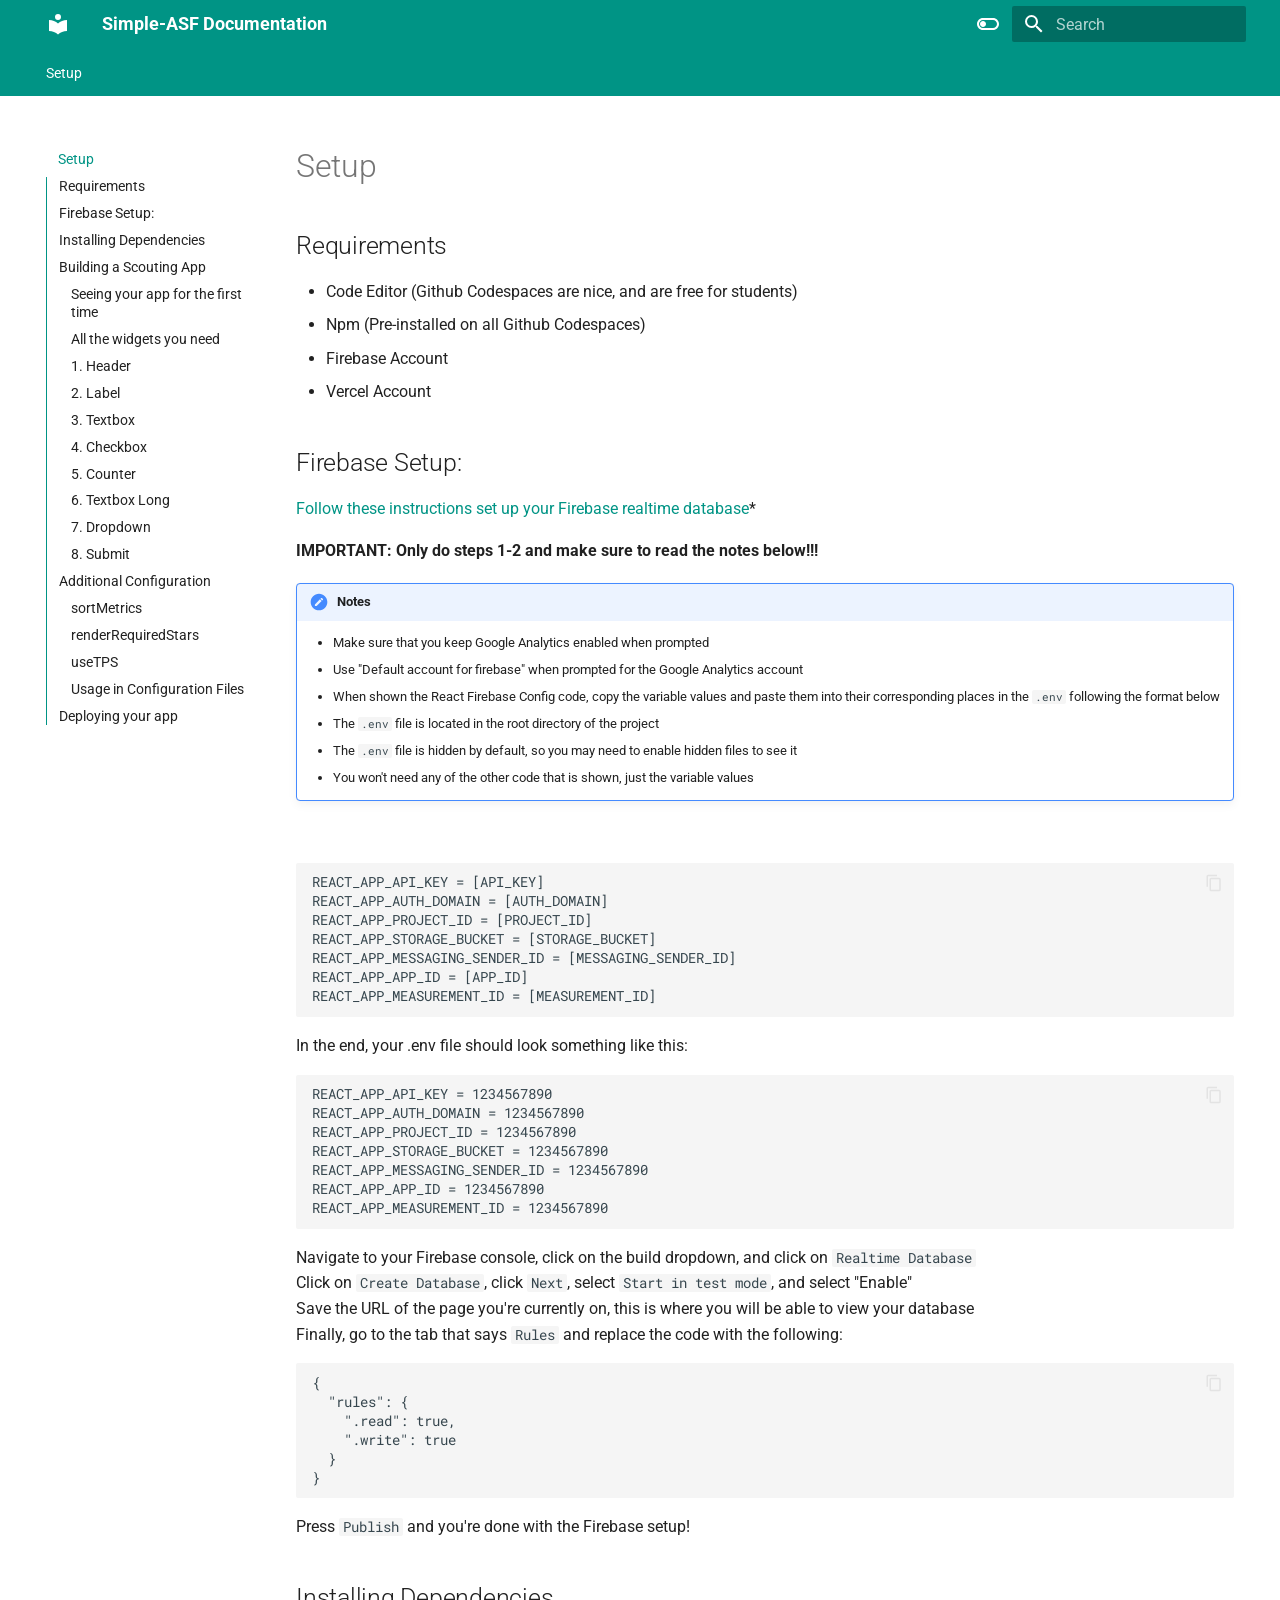
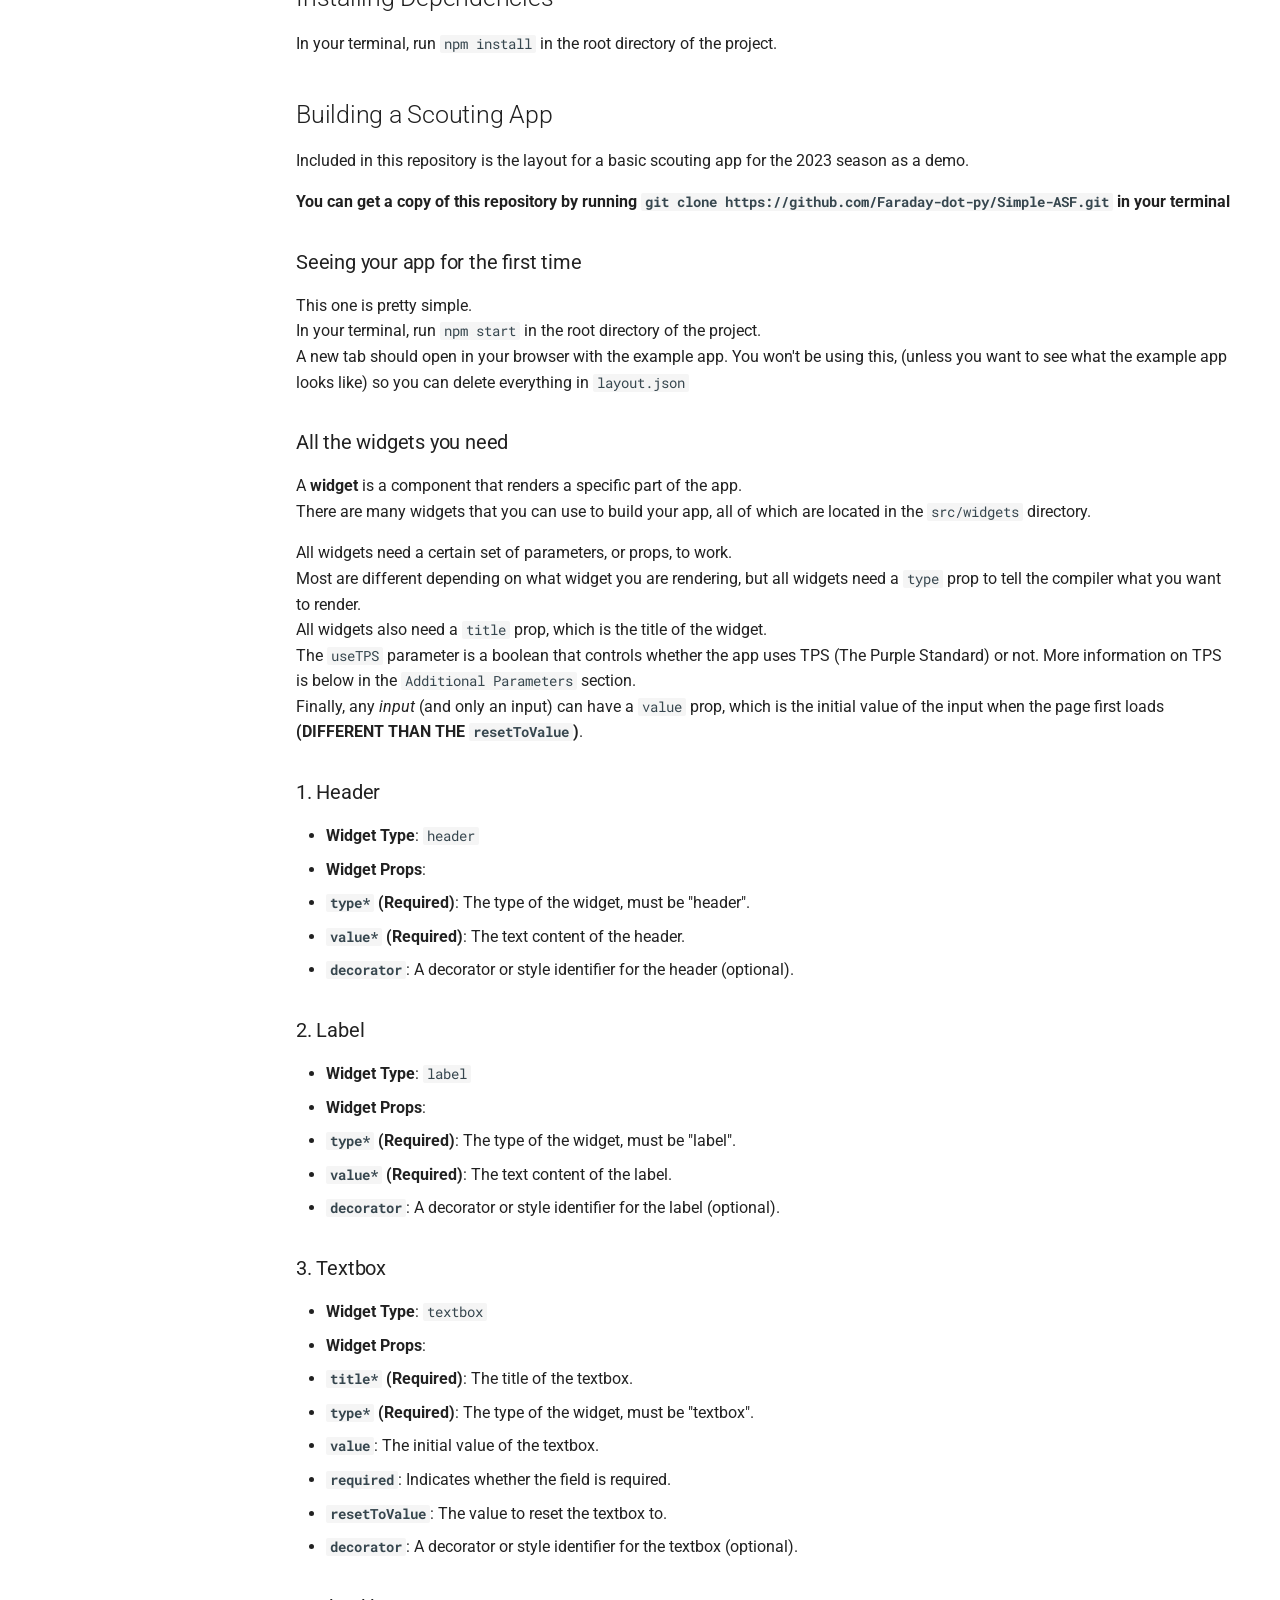
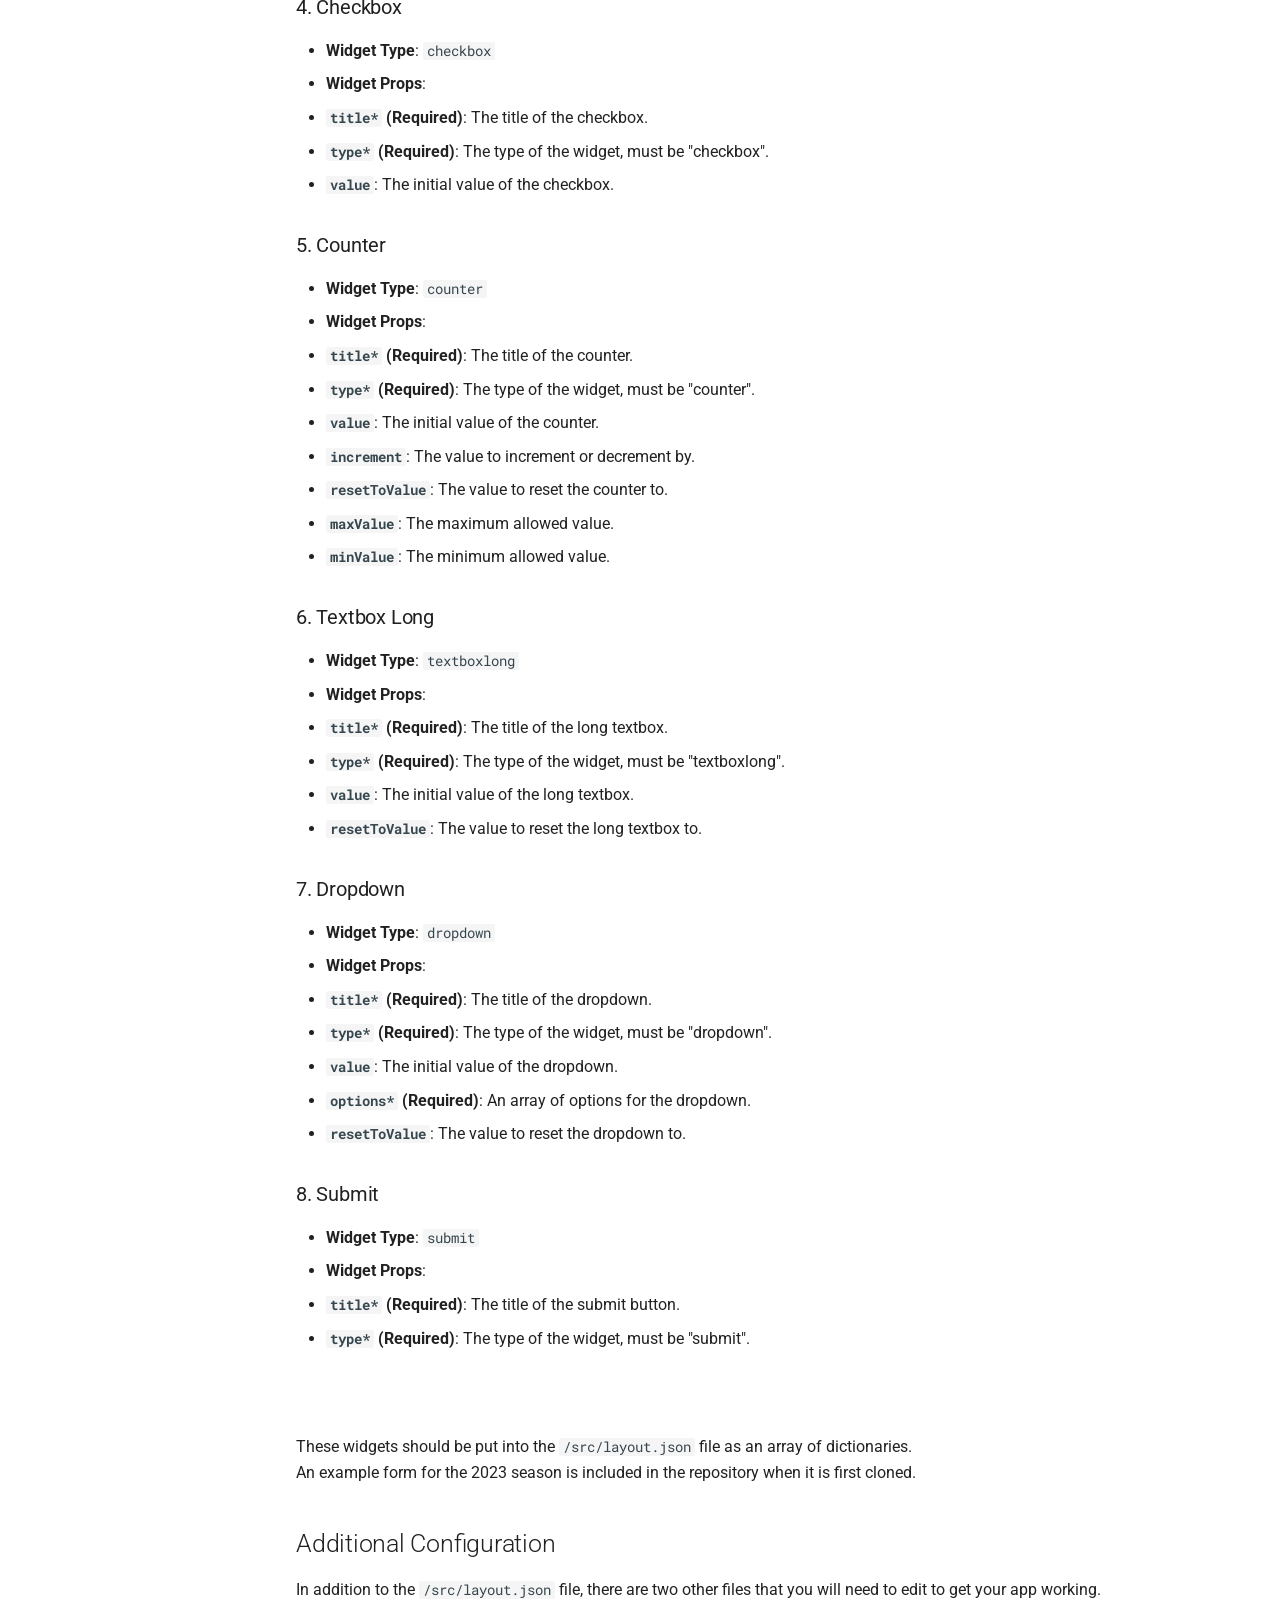
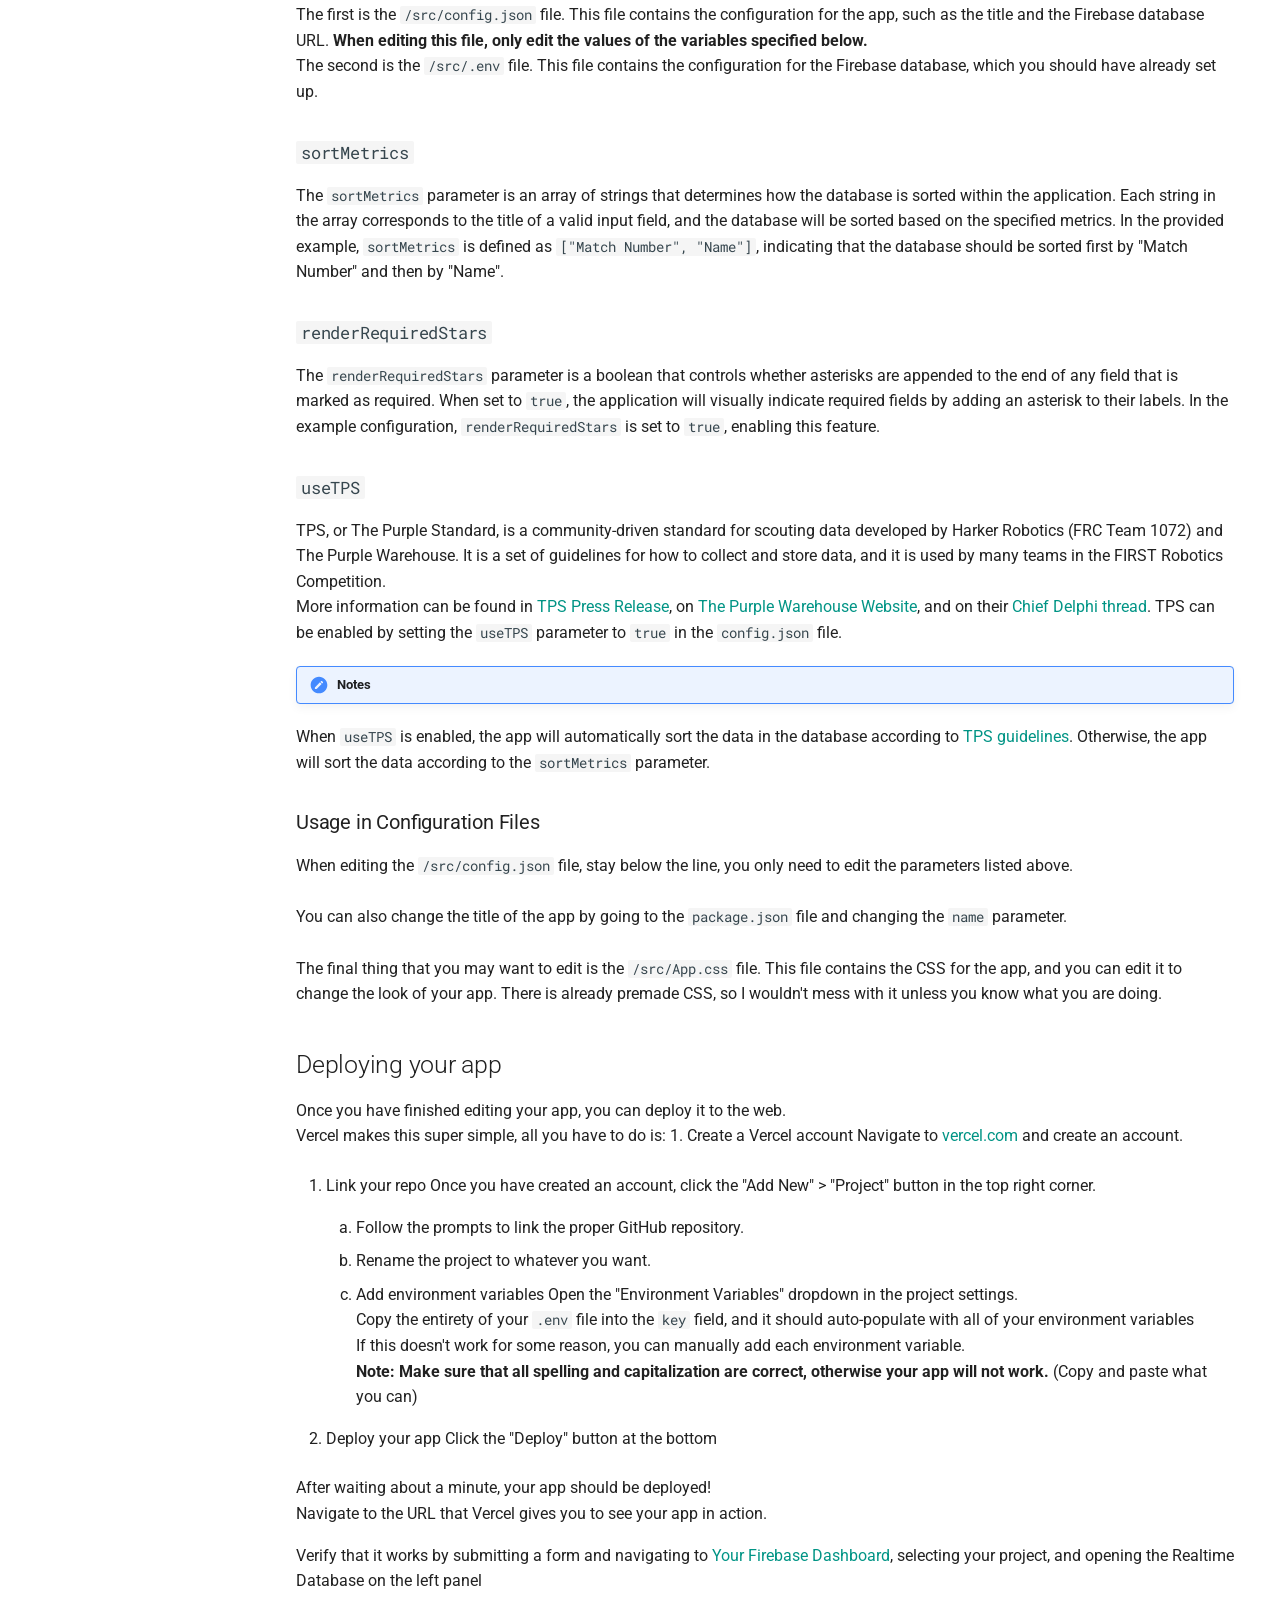
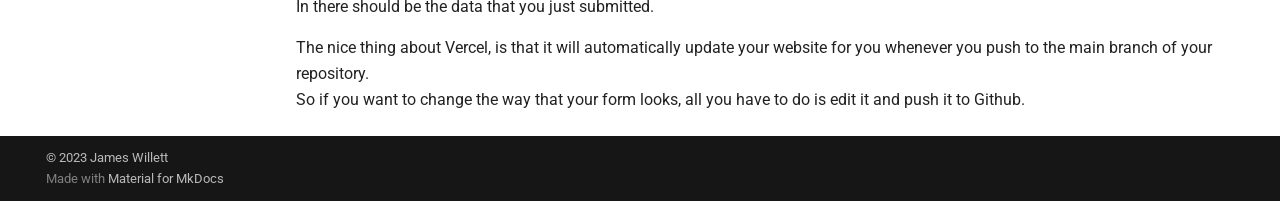
<file: index.html>
<!doctype html>
<html lang="en" class="no-js">
  <head>
    
      <meta charset="utf-8">
      <meta name="viewport" content="width=device-width,initial-scale=1">
      
      
      
        <link rel="canonical" href="https://github.com/Faraday-dot-py/Simple-ASF/">
      
      
      
      
      <link rel="icon" href="assets/images/favicon.png">
      <meta name="generator" content="mkdocs-1.5.3, mkdocs-material-9.5.7">
    
    
      
        <title>Simple-ASF Documentation</title>
      
    
    
      <link rel="stylesheet" href="assets/stylesheets/main.f2e4d321.min.css">
      
        
        <link rel="stylesheet" href="assets/stylesheets/palette.06af60db.min.css">
      
      


    
    
      
    
    
      
        
        
        <link rel="preconnect" href="https://fonts.gstatic.com" crossorigin>
        <link rel="stylesheet" href="https://fonts.googleapis.com/css?family=Roboto:300,300i,400,400i,700,700i%7CRoboto+Mono:400,400i,700,700i&display=fallback">
        <style>:root{--md-text-font:"Roboto";--md-code-font:"Roboto Mono"}</style>
      
    
    
    <script>__md_scope=new URL(".",location),__md_hash=e=>[...e].reduce((e,_)=>(e<<5)-e+_.charCodeAt(0),0),__md_get=(e,_=localStorage,t=__md_scope)=>JSON.parse(_.getItem(t.pathname+"."+e)),__md_set=(e,_,t=localStorage,a=__md_scope)=>{try{t.setItem(a.pathname+"."+e,JSON.stringify(_))}catch(e){}}</script>
    
      

    
    
    
  </head>
  
  
    
    
      
    
    
    
    
    <body dir="ltr" data-md-color-scheme="default" data-md-color-primary="teal" data-md-color-accent="purple">
  
    
    <input class="md-toggle" data-md-toggle="drawer" type="checkbox" id="__drawer" autocomplete="off">
    <input class="md-toggle" data-md-toggle="search" type="checkbox" id="__search" autocomplete="off">
    <label class="md-overlay" for="__drawer"></label>
    <div data-md-component="skip">
      
        
        <a href="#setup" class="md-skip">
          Skip to content
        </a>
      
    </div>
    <div data-md-component="announce">
      
    </div>
    
    
      

<header class="md-header" data-md-component="header">
  <nav class="md-header__inner md-grid" aria-label="Header">
    <a href="." title="Simple-ASF Documentation" class="md-header__button md-logo" aria-label="Simple-ASF Documentation" data-md-component="logo">
      
  
  <svg xmlns="http://www.w3.org/2000/svg" viewBox="0 0 24 24"><path d="M12 8a3 3 0 0 0 3-3 3 3 0 0 0-3-3 3 3 0 0 0-3 3 3 3 0 0 0 3 3m0 3.54C9.64 9.35 6.5 8 3 8v11c3.5 0 6.64 1.35 9 3.54 2.36-2.19 5.5-3.54 9-3.54V8c-3.5 0-6.64 1.35-9 3.54Z"/></svg>

    </a>
    <label class="md-header__button md-icon" for="__drawer">
      
      <svg xmlns="http://www.w3.org/2000/svg" viewBox="0 0 24 24"><path d="M3 6h18v2H3V6m0 5h18v2H3v-2m0 5h18v2H3v-2Z"/></svg>
    </label>
    <div class="md-header__title" data-md-component="header-title">
      <div class="md-header__ellipsis">
        <div class="md-header__topic">
          <span class="md-ellipsis">
            Simple-ASF Documentation
          </span>
        </div>
        <div class="md-header__topic" data-md-component="header-topic">
          <span class="md-ellipsis">
            
              Setup
            
          </span>
        </div>
      </div>
    </div>
    
      
        <form class="md-header__option" data-md-component="palette">
  
    
    
    
    <input class="md-option" data-md-color-media="" data-md-color-scheme="default" data-md-color-primary="teal" data-md-color-accent="purple"  aria-label="Switch to dark mode"  type="radio" name="__palette" id="__palette_0">
    
      <label class="md-header__button md-icon" title="Switch to dark mode" for="__palette_1" hidden>
        <svg xmlns="http://www.w3.org/2000/svg" viewBox="0 0 24 24"><path d="M17 6H7c-3.31 0-6 2.69-6 6s2.69 6 6 6h10c3.31 0 6-2.69 6-6s-2.69-6-6-6zm0 10H7c-2.21 0-4-1.79-4-4s1.79-4 4-4h10c2.21 0 4 1.79 4 4s-1.79 4-4 4zM7 9c-1.66 0-3 1.34-3 3s1.34 3 3 3 3-1.34 3-3-1.34-3-3-3z"/></svg>
      </label>
    
  
    
    
    
    <input class="md-option" data-md-color-media="" data-md-color-scheme="slate" data-md-color-primary="teal" data-md-color-accent="lime"  aria-label="Switch to light mode"  type="radio" name="__palette" id="__palette_1">
    
      <label class="md-header__button md-icon" title="Switch to light mode" for="__palette_0" hidden>
        <svg xmlns="http://www.w3.org/2000/svg" viewBox="0 0 24 24"><path d="M17 7H7a5 5 0 0 0-5 5 5 5 0 0 0 5 5h10a5 5 0 0 0 5-5 5 5 0 0 0-5-5m0 8a3 3 0 0 1-3-3 3 3 0 0 1 3-3 3 3 0 0 1 3 3 3 3 0 0 1-3 3Z"/></svg>
      </label>
    
  
</form>
      
    
    
      <script>var media,input,key,value,palette=__md_get("__palette");if(palette&&palette.color){"(prefers-color-scheme)"===palette.color.media&&(media=matchMedia("(prefers-color-scheme: light)"),input=document.querySelector(media.matches?"[data-md-color-media='(prefers-color-scheme: light)']":"[data-md-color-media='(prefers-color-scheme: dark)']"),palette.color.media=input.getAttribute("data-md-color-media"),palette.color.scheme=input.getAttribute("data-md-color-scheme"),palette.color.primary=input.getAttribute("data-md-color-primary"),palette.color.accent=input.getAttribute("data-md-color-accent"));for([key,value]of Object.entries(palette.color))document.body.setAttribute("data-md-color-"+key,value)}</script>
    
    
    
      <label class="md-header__button md-icon" for="__search">
        
        <svg xmlns="http://www.w3.org/2000/svg" viewBox="0 0 24 24"><path d="M9.5 3A6.5 6.5 0 0 1 16 9.5c0 1.61-.59 3.09-1.56 4.23l.27.27h.79l5 5-1.5 1.5-5-5v-.79l-.27-.27A6.516 6.516 0 0 1 9.5 16 6.5 6.5 0 0 1 3 9.5 6.5 6.5 0 0 1 9.5 3m0 2C7 5 5 7 5 9.5S7 14 9.5 14 14 12 14 9.5 12 5 9.5 5Z"/></svg>
      </label>
      <div class="md-search" data-md-component="search" role="dialog">
  <label class="md-search__overlay" for="__search"></label>
  <div class="md-search__inner" role="search">
    <form class="md-search__form" name="search">
      <input type="text" class="md-search__input" name="query" aria-label="Search" placeholder="Search" autocapitalize="off" autocorrect="off" autocomplete="off" spellcheck="false" data-md-component="search-query" required>
      <label class="md-search__icon md-icon" for="__search">
        
        <svg xmlns="http://www.w3.org/2000/svg" viewBox="0 0 24 24"><path d="M9.5 3A6.5 6.5 0 0 1 16 9.5c0 1.61-.59 3.09-1.56 4.23l.27.27h.79l5 5-1.5 1.5-5-5v-.79l-.27-.27A6.516 6.516 0 0 1 9.5 16 6.5 6.5 0 0 1 3 9.5 6.5 6.5 0 0 1 9.5 3m0 2C7 5 5 7 5 9.5S7 14 9.5 14 14 12 14 9.5 12 5 9.5 5Z"/></svg>
        
        <svg xmlns="http://www.w3.org/2000/svg" viewBox="0 0 24 24"><path d="M20 11v2H8l5.5 5.5-1.42 1.42L4.16 12l7.92-7.92L13.5 5.5 8 11h12Z"/></svg>
      </label>
      <nav class="md-search__options" aria-label="Search">
        
        <button type="reset" class="md-search__icon md-icon" title="Clear" aria-label="Clear" tabindex="-1">
          
          <svg xmlns="http://www.w3.org/2000/svg" viewBox="0 0 24 24"><path d="M19 6.41 17.59 5 12 10.59 6.41 5 5 6.41 10.59 12 5 17.59 6.41 19 12 13.41 17.59 19 19 17.59 13.41 12 19 6.41Z"/></svg>
        </button>
      </nav>
      
        <div class="md-search__suggest" data-md-component="search-suggest"></div>
      
    </form>
    <div class="md-search__output">
      <div class="md-search__scrollwrap" data-md-scrollfix>
        <div class="md-search-result" data-md-component="search-result">
          <div class="md-search-result__meta">
            Initializing search
          </div>
          <ol class="md-search-result__list" role="presentation"></ol>
        </div>
      </div>
    </div>
  </div>
</div>
    
    
  </nav>
  
</header>
    
    <div class="md-container" data-md-component="container">
      
      
        
          
            
<nav class="md-tabs" aria-label="Tabs" data-md-component="tabs">
  <div class="md-grid">
    <ul class="md-tabs__list">
      
        
  
  
    
  
  
    <li class="md-tabs__item md-tabs__item--active">
      <a href="." class="md-tabs__link">
        
  
    
  
  Setup

      </a>
    </li>
  

      
    </ul>
  </div>
</nav>
          
        
      
      <main class="md-main" data-md-component="main">
        <div class="md-main__inner md-grid">
          
            
              
              <div class="md-sidebar md-sidebar--primary" data-md-component="sidebar" data-md-type="navigation" >
                <div class="md-sidebar__scrollwrap">
                  <div class="md-sidebar__inner">
                    


  


  

<nav class="md-nav md-nav--primary md-nav--lifted md-nav--integrated" aria-label="Navigation" data-md-level="0">
  <label class="md-nav__title" for="__drawer">
    <a href="." title="Simple-ASF Documentation" class="md-nav__button md-logo" aria-label="Simple-ASF Documentation" data-md-component="logo">
      
  
  <svg xmlns="http://www.w3.org/2000/svg" viewBox="0 0 24 24"><path d="M12 8a3 3 0 0 0 3-3 3 3 0 0 0-3-3 3 3 0 0 0-3 3 3 3 0 0 0 3 3m0 3.54C9.64 9.35 6.5 8 3 8v11c3.5 0 6.64 1.35 9 3.54 2.36-2.19 5.5-3.54 9-3.54V8c-3.5 0-6.64 1.35-9 3.54Z"/></svg>

    </a>
    Simple-ASF Documentation
  </label>
  
  <ul class="md-nav__list" data-md-scrollfix>
    
      
      
  
  
    
  
  
  
    <li class="md-nav__item md-nav__item--active">
      
      <input class="md-nav__toggle md-toggle" type="checkbox" id="__toc">
      
      
        
      
      
        <label class="md-nav__link md-nav__link--active" for="__toc">
          
  
  <span class="md-ellipsis">
    Setup
  </span>
  

          <span class="md-nav__icon md-icon"></span>
        </label>
      
      <a href="." class="md-nav__link md-nav__link--active">
        
  
  <span class="md-ellipsis">
    Setup
  </span>
  

      </a>
      
        

<nav class="md-nav md-nav--secondary" aria-label="Table of contents">
  
  
  
    
  
  
    <label class="md-nav__title" for="__toc">
      <span class="md-nav__icon md-icon"></span>
      Table of contents
    </label>
    <ul class="md-nav__list" data-md-component="toc" data-md-scrollfix>
      
        <li class="md-nav__item">
  <a href="#requirements" class="md-nav__link">
    <span class="md-ellipsis">
      Requirements
    </span>
  </a>
  
</li>
      
        <li class="md-nav__item">
  <a href="#firebase-setup" class="md-nav__link">
    <span class="md-ellipsis">
      Firebase Setup:
    </span>
  </a>
  
</li>
      
        <li class="md-nav__item">
  <a href="#installing-dependencies" class="md-nav__link">
    <span class="md-ellipsis">
      Installing Dependencies
    </span>
  </a>
  
</li>
      
        <li class="md-nav__item">
  <a href="#building-a-scouting-app" class="md-nav__link">
    <span class="md-ellipsis">
      Building a Scouting App
    </span>
  </a>
  
    <nav class="md-nav" aria-label="Building a Scouting App">
      <ul class="md-nav__list">
        
          <li class="md-nav__item">
  <a href="#seeing-your-app-for-the-first-time" class="md-nav__link">
    <span class="md-ellipsis">
      Seeing your app for the first time
    </span>
  </a>
  
</li>
        
          <li class="md-nav__item">
  <a href="#all-the-widgets-you-need" class="md-nav__link">
    <span class="md-ellipsis">
      All the widgets you need
    </span>
  </a>
  
</li>
        
          <li class="md-nav__item">
  <a href="#1-header" class="md-nav__link">
    <span class="md-ellipsis">
      1. Header
    </span>
  </a>
  
</li>
        
          <li class="md-nav__item">
  <a href="#2-label" class="md-nav__link">
    <span class="md-ellipsis">
      2. Label
    </span>
  </a>
  
</li>
        
          <li class="md-nav__item">
  <a href="#3-textbox" class="md-nav__link">
    <span class="md-ellipsis">
      3. Textbox
    </span>
  </a>
  
</li>
        
          <li class="md-nav__item">
  <a href="#4-checkbox" class="md-nav__link">
    <span class="md-ellipsis">
      4. Checkbox
    </span>
  </a>
  
</li>
        
          <li class="md-nav__item">
  <a href="#5-counter" class="md-nav__link">
    <span class="md-ellipsis">
      5. Counter
    </span>
  </a>
  
</li>
        
          <li class="md-nav__item">
  <a href="#6-textbox-long" class="md-nav__link">
    <span class="md-ellipsis">
      6. Textbox Long
    </span>
  </a>
  
</li>
        
          <li class="md-nav__item">
  <a href="#7-dropdown" class="md-nav__link">
    <span class="md-ellipsis">
      7. Dropdown
    </span>
  </a>
  
</li>
        
          <li class="md-nav__item">
  <a href="#8-submit" class="md-nav__link">
    <span class="md-ellipsis">
      8. Submit
    </span>
  </a>
  
</li>
        
      </ul>
    </nav>
  
</li>
      
        <li class="md-nav__item">
  <a href="#additional-configuration" class="md-nav__link">
    <span class="md-ellipsis">
      Additional Configuration
    </span>
  </a>
  
    <nav class="md-nav" aria-label="Additional Configuration">
      <ul class="md-nav__list">
        
          <li class="md-nav__item">
  <a href="#sortmetrics" class="md-nav__link">
    <span class="md-ellipsis">
      sortMetrics
    </span>
  </a>
  
</li>
        
          <li class="md-nav__item">
  <a href="#renderrequiredstars" class="md-nav__link">
    <span class="md-ellipsis">
      renderRequiredStars
    </span>
  </a>
  
</li>
        
          <li class="md-nav__item">
  <a href="#usetps" class="md-nav__link">
    <span class="md-ellipsis">
      useTPS
    </span>
  </a>
  
</li>
        
          <li class="md-nav__item">
  <a href="#usage-in-configuration-files" class="md-nav__link">
    <span class="md-ellipsis">
      Usage in Configuration Files
    </span>
  </a>
  
</li>
        
      </ul>
    </nav>
  
</li>
      
        <li class="md-nav__item">
  <a href="#deploying-your-app" class="md-nav__link">
    <span class="md-ellipsis">
      Deploying your app
    </span>
  </a>
  
</li>
      
    </ul>
  
</nav>
      
    </li>
  

    
  </ul>
</nav>
                  </div>
                </div>
              </div>
            
            
          
          
            <div class="md-content" data-md-component="content">
              <article class="md-content__inner md-typeset">
                
                  


<h1 id="setup">Setup</h1>
<h2 id="requirements">Requirements</h2>
<ul>
<li>Code Editor (Github Codespaces are nice, and are free for students)</li>
<li>Npm (Pre-installed on all Github Codespaces)</li>
<li>Firebase Account</li>
<li>Vercel Account</li>
</ul>
<h2 id="firebase-setup">Firebase Setup:</h2>
<p><a href="https://firebase.google.com/docs/web/setup">Follow these instructions set up your Firebase realtime database</a>*</p>
<p><strong>IMPORTANT: Only do steps 1-2 and make sure to read the notes below!!!</strong></p>
<div class="admonition notes">
<p class="admonition-title">Notes</p>
<ul>
<li>Make sure that you keep Google Analytics enabled when prompted</li>
<li>Use "Default account for firebase" when prompted for the Google Analytics account</li>
<li>When shown the React Firebase Config code, copy the variable values and paste them into their corresponding places in the <code>.env</code> following the format below</li>
<li>The <code>.env</code> file is located in the root directory of the project</li>
<li>The <code>.env</code> file is hidden by default, so you may need to enable hidden files to see it</li>
<li>You won't need any of the other code that is shown, just the variable values</li>
</ul>
</div>
<p><br/></p>
<div class="highlight"><pre><span></span><code><a id="__codelineno-0-1" name="__codelineno-0-1" href="#__codelineno-0-1"></a>REACT_APP_API_KEY = [API_KEY]
<a id="__codelineno-0-2" name="__codelineno-0-2" href="#__codelineno-0-2"></a>REACT_APP_AUTH_DOMAIN = [AUTH_DOMAIN]
<a id="__codelineno-0-3" name="__codelineno-0-3" href="#__codelineno-0-3"></a>REACT_APP_PROJECT_ID = [PROJECT_ID]
<a id="__codelineno-0-4" name="__codelineno-0-4" href="#__codelineno-0-4"></a>REACT_APP_STORAGE_BUCKET = [STORAGE_BUCKET]
<a id="__codelineno-0-5" name="__codelineno-0-5" href="#__codelineno-0-5"></a>REACT_APP_MESSAGING_SENDER_ID = [MESSAGING_SENDER_ID]
<a id="__codelineno-0-6" name="__codelineno-0-6" href="#__codelineno-0-6"></a>REACT_APP_APP_ID = [APP_ID]
<a id="__codelineno-0-7" name="__codelineno-0-7" href="#__codelineno-0-7"></a>REACT_APP_MEASUREMENT_ID = [MEASUREMENT_ID]
</code></pre></div>
<p>In the end, your .env file should look something like this:</p>
<div class="highlight"><pre><span></span><code><a id="__codelineno-1-1" name="__codelineno-1-1" href="#__codelineno-1-1"></a>REACT_APP_API_KEY = 1234567890
<a id="__codelineno-1-2" name="__codelineno-1-2" href="#__codelineno-1-2"></a>REACT_APP_AUTH_DOMAIN = 1234567890
<a id="__codelineno-1-3" name="__codelineno-1-3" href="#__codelineno-1-3"></a>REACT_APP_PROJECT_ID = 1234567890
<a id="__codelineno-1-4" name="__codelineno-1-4" href="#__codelineno-1-4"></a>REACT_APP_STORAGE_BUCKET = 1234567890
<a id="__codelineno-1-5" name="__codelineno-1-5" href="#__codelineno-1-5"></a>REACT_APP_MESSAGING_SENDER_ID = 1234567890
<a id="__codelineno-1-6" name="__codelineno-1-6" href="#__codelineno-1-6"></a>REACT_APP_APP_ID = 1234567890
<a id="__codelineno-1-7" name="__codelineno-1-7" href="#__codelineno-1-7"></a>REACT_APP_MEASUREMENT_ID = 1234567890
</code></pre></div>
<p>Navigate to your Firebase console, click on the build dropdown, and click on <code>Realtime Database</code><br />
Click on <code>Create Database</code>, click <code>Next</code>, select <code>Start in test mode</code>, and select "Enable"<br />
Save the URL of the page you're currently on, this is where you will be able to view your database<br />
Finally, go to the tab that says <code>Rules</code> and replace the code with the following:
<div class="highlight"><pre><span></span><code><a id="__codelineno-2-1" name="__codelineno-2-1" href="#__codelineno-2-1"></a>{
<a id="__codelineno-2-2" name="__codelineno-2-2" href="#__codelineno-2-2"></a>  &quot;rules&quot;: {
<a id="__codelineno-2-3" name="__codelineno-2-3" href="#__codelineno-2-3"></a>    &quot;.read&quot;: true,
<a id="__codelineno-2-4" name="__codelineno-2-4" href="#__codelineno-2-4"></a>    &quot;.write&quot;: true
<a id="__codelineno-2-5" name="__codelineno-2-5" href="#__codelineno-2-5"></a>  }
<a id="__codelineno-2-6" name="__codelineno-2-6" href="#__codelineno-2-6"></a>}
</code></pre></div>
Press <code>Publish</code> and you're done with the Firebase setup!</p>
<h2 id="installing-dependencies">Installing Dependencies</h2>
<p>In your terminal, run <code>npm install</code> in the root directory of the project. <br /></p>
<h2 id="building-a-scouting-app">Building a Scouting App</h2>
<p>Included in this repository is the layout for a basic scouting app for the 2023 season as a demo.  <br /></p>
<p><strong>You can get a copy of this repository by running <code>git clone https://github.com/Faraday-dot-py/Simple-ASF.git</code> in your terminal</strong>
<br /></p>
<h3 id="seeing-your-app-for-the-first-time">Seeing your app for the first time</h3>
<p>This one is pretty simple. <br/>
In your terminal, run <code>npm start</code> in the root directory of the project.<br/>
A new tab should open in your browser with the example app. You won't be using this, (unless you want to see what the example app looks like) so you can delete everything in <code>layout.json</code></p>
<h3 id="all-the-widgets-you-need">All the widgets you need</h3>
<p>A <strong>widget</strong> is a component that renders a specific part of the app. <br />
There are many widgets that you can use to build your app,
all of which are located in the <code>src/widgets</code> directory. <br /></p>
<p>All widgets need a certain set of parameters, or props, to work. <br />
Most are different depending on what widget you are rendering, but all widgets need a <code>type</code> prop to tell the compiler what you want to render. <br/>
All widgets also need a <code>title</code> prop, which is the title of the widget. <br />
The <code>useTPS</code> parameter is a boolean that controls whether the app uses TPS (The Purple Standard) or not. More information on TPS is below in the <code>Additional Parameters</code> section.<br />
Finally, any <em>input</em> (and only an input) can have a <code>value</code> prop, which is the initial value of the input when the page first loads <strong>(DIFFERENT THAN THE <code>resetToValue</code>)</strong>. <br /></p>
<h3 id="1-header">1. Header</h3>
<ul>
<li><strong>Widget Type</strong>: <code>header</code></li>
<li><strong>Widget Props</strong>:</li>
<li><strong><code>type*</code> (Required)</strong>: The type of the widget, must be "header".</li>
<li><strong><code>value*</code> (Required)</strong>: The text content of the header.</li>
<li><strong><code>decorator</code></strong>: A decorator or style identifier for the header (optional).</li>
</ul>
<h3 id="2-label">2. Label</h3>
<ul>
<li><strong>Widget Type</strong>: <code>label</code></li>
<li><strong>Widget Props</strong>:</li>
<li><strong><code>type*</code> (Required)</strong>: The type of the widget, must be "label".</li>
<li><strong><code>value*</code> (Required)</strong>: The text content of the label.</li>
<li><strong><code>decorator</code></strong>: A decorator or style identifier for the label (optional).</li>
</ul>
<h3 id="3-textbox">3. Textbox</h3>
<ul>
<li><strong>Widget Type</strong>: <code>textbox</code></li>
<li><strong>Widget Props</strong>:</li>
<li><strong><code>title*</code> (Required)</strong>: The title of the textbox.</li>
<li><strong><code>type*</code> (Required)</strong>: The type of the widget, must be "textbox".</li>
<li><strong><code>value</code></strong>: The initial value of the textbox.</li>
<li><strong><code>required</code></strong>: Indicates whether the field is required.</li>
<li><strong><code>resetToValue</code></strong>: The value to reset the textbox to.</li>
<li><strong><code>decorator</code></strong>: A decorator or style identifier for the textbox (optional).</li>
</ul>
<h3 id="4-checkbox">4. Checkbox</h3>
<ul>
<li><strong>Widget Type</strong>: <code>checkbox</code></li>
<li><strong>Widget Props</strong>:</li>
<li><strong><code>title*</code> (Required)</strong>: The title of the checkbox.</li>
<li><strong><code>type*</code> (Required)</strong>: The type of the widget, must be "checkbox".</li>
<li><strong><code>value</code></strong>: The initial value of the checkbox.</li>
</ul>
<h3 id="5-counter">5. Counter</h3>
<ul>
<li><strong>Widget Type</strong>: <code>counter</code></li>
<li><strong>Widget Props</strong>:</li>
<li><strong><code>title*</code> (Required)</strong>: The title of the counter.</li>
<li><strong><code>type*</code> (Required)</strong>: The type of the widget, must be "counter".</li>
<li><strong><code>value</code></strong>: The initial value of the counter.</li>
<li><strong><code>increment</code></strong>: The value to increment or decrement by.</li>
<li><strong><code>resetToValue</code></strong>: The value to reset the counter to.</li>
<li><strong><code>maxValue</code></strong>: The maximum allowed value.</li>
<li><strong><code>minValue</code></strong>: The minimum allowed value.</li>
</ul>
<h3 id="6-textbox-long">6. Textbox Long</h3>
<ul>
<li><strong>Widget Type</strong>: <code>textboxlong</code></li>
<li><strong>Widget Props</strong>:</li>
<li><strong><code>title*</code> (Required)</strong>: The title of the long textbox.</li>
<li><strong><code>type*</code> (Required)</strong>: The type of the widget, must be "textboxlong".</li>
<li><strong><code>value</code></strong>: The initial value of the long textbox.</li>
<li><strong><code>resetToValue</code></strong>: The value to reset the long textbox to.</li>
</ul>
<h3 id="7-dropdown">7. Dropdown</h3>
<ul>
<li><strong>Widget Type</strong>: <code>dropdown</code></li>
<li><strong>Widget Props</strong>:</li>
<li><strong><code>title*</code> (Required)</strong>: The title of the dropdown.</li>
<li><strong><code>type*</code> (Required)</strong>: The type of the widget, must be "dropdown".</li>
<li><strong><code>value</code></strong>: The initial value of the dropdown.</li>
<li><strong><code>options*</code> (Required)</strong>: An array of options for the dropdown.</li>
<li><strong><code>resetToValue</code></strong>: The value to reset the dropdown to.</li>
</ul>
<h3 id="8-submit">8. Submit</h3>
<ul>
<li><strong>Widget Type</strong>: <code>submit</code></li>
<li><strong>Widget Props</strong>:</li>
<li><strong><code>title*</code> (Required)</strong>: The title of the submit button.</li>
<li><strong><code>type*</code> (Required)</strong>: The type of the widget, must be "submit".</li>
</ul>
<p><br/>
<br/></p>
<p>These widgets should be put into the <code>/src/layout.json</code> file as an array of dictionaries. <br />
An example form for the 2023 season is included in the repository when it is first cloned.</p>
<h2 id="additional-configuration">Additional Configuration</h2>
<p>In addition to the <code>/src/layout.json</code> file, there are two other files that you will need to edit to get your app working. <br />
The first is the <code>/src/config.json</code> file. This file contains the configuration for the app, such as the title and the Firebase database URL. <strong>When editing this file, only edit the values of the variables specified below.</strong><br />
The second is the <code>/src/.env</code> file. This file contains the configuration for the Firebase database, which you should have already set up. <br /></p>
<h3 id="sortmetrics"><code>sortMetrics</code></h3>
<p>The <code>sortMetrics</code> parameter is an array of strings that determines how the database is sorted within the application. Each string in the array corresponds to the title of a valid input field, and the database will be sorted based on the specified metrics. In the provided example, <code>sortMetrics</code> is defined as <code>["Match Number", "Name"]</code>, indicating that the database should be sorted first by "Match Number" and then by "Name".</p>
<h3 id="renderrequiredstars"><code>renderRequiredStars</code></h3>
<p>The <code>renderRequiredStars</code> parameter is a boolean that controls whether asterisks are appended to the end of any field that is marked as required. When set to <code>true</code>, the application will visually indicate required fields by adding an asterisk to their labels. In the example configuration, <code>renderRequiredStars</code> is set to <code>true</code>, enabling this feature.</p>
<h3 id="usetps"><code>useTPS</code></h3>
<p>TPS, or The Purple Standard, is a community-driven standard for scouting data developed by Harker Robotics (FRC Team 1072) and The Purple Warehouse. It is a set of guidelines for how to collect and store data, and it is used by many teams in the FIRST Robotics Competition. <br /> 
More information can be found in <a href="https://thepurplewarehouse.com/tps-press-release.pdf">TPS Press Release</a>, on <a href="https://www.thepurplewarehouse.com/">The Purple Warehouse Website</a>, and on their <a href="https://www.chiefdelphi.com/t/the-purple-standard-a-unified-and-community-driven-standard-for-frc-scouting-data/449394">Chief Delphi thread</a>. TPS can be enabled by setting the <code>useTPS</code> parameter to <code>true</code> in the <code>config.json</code> file. <br /> </p>
<div class="admonition notes">
<p class="admonition-title">Notes</p>
</div>
<p>When <code>useTPS</code> is enabled, the app will automatically sort the data in the database according to <a href="https://thepurplewarehouse.com/tps-press-release.pdf#page=5">TPS guidelines</a>. Otherwise, the app will sort the data according to the <code>sortMetrics</code> parameter. <br /></p>
<h3 id="usage-in-configuration-files">Usage in Configuration Files</h3>
<p>When editing the <code>/src/config.json</code> file, stay below the line, you only need to edit the parameters listed above. <br /><br />
You can also change the title of the app by going to the <code>package.json</code> file and changing the <code>name</code> parameter. <br /><br />
The final thing that you may want to edit is the <code>/src/App.css</code> file. This file contains the CSS for the app, and you can edit it to change the look of your app. There is already premade CSS, so I wouldn't mess with it unless you know what you are doing. <br /></p>
<h2 id="deploying-your-app">Deploying your app</h2>
<p>Once you have finished editing your app, you can deploy it to the web. <br />
Vercel makes this super simple, all you have to do is:
1. Create a Vercel account
Navigate to <a href="https://vercel.com">vercel.com</a> and create an account. <br /></p>
<ol>
<li>
<p>Link your repo
Once you have created an account, click the "Add New" &gt; "Project" button in the top right corner. <br /></p>
<ol>
<li>
<p>Follow the prompts to link the proper GitHub repository. <br /></p>
</li>
<li>
<p>Rename the project to whatever you want. <br /></p>
</li>
<li>
<p>Add environment variables
Open the "Environment Variables" dropdown in the project settings. <br />
Copy the entirety of your <code>.env</code> file into the <code>key</code> field, and it should auto-populate with all of your environment variables <br />
If this doesn't work for some reason, you can manually add each environment variable. <br />
<strong>Note: Make sure that all spelling and capitalization are correct, otherwise your app will not work.</strong> (Copy and paste what you can)<br /></p>
</li>
</ol>
</li>
<li>
<p>Deploy your app
Click the "Deploy" button at the bottom<br /></p>
</li>
</ol>
<p>After waiting about a minute, your app should be deployed! <br />
Navigate to the URL that Vercel gives you to see your app in action. <br /></p>
<p>Verify that it works by submitting a form and navigating to <a href="https://console.firebase.google.com">Your Firebase Dashboard</a>, selecting your project, and opening the Realtime Database on the left panel  <br />
In there should be the data that you just submitted. <br /></p>
<p>The nice thing about Vercel, is that it will automatically update your website for you whenever you push to the main branch of your repository. <br />
So if you want to change the way that your form looks, all you have to do is edit it and push it to Github. <br /></p>












                
              </article>
            </div>
          
          
  <script>var tabs=__md_get("__tabs");if(Array.isArray(tabs))e:for(var set of document.querySelectorAll(".tabbed-set")){var tab,labels=set.querySelector(".tabbed-labels");for(tab of tabs)for(var label of labels.getElementsByTagName("label"))if(label.innerText.trim()===tab){var input=document.getElementById(label.htmlFor);input.checked=!0;continue e}}</script>

<script>var target=document.getElementById(location.hash.slice(1));target&&target.name&&(target.checked=target.name.startsWith("__tabbed_"))</script>
        </div>
        
          <button type="button" class="md-top md-icon" data-md-component="top" hidden>
  
  <svg xmlns="http://www.w3.org/2000/svg" viewBox="0 0 24 24"><path d="M13 20h-2V8l-5.5 5.5-1.42-1.42L12 4.16l7.92 7.92-1.42 1.42L13 8v12Z"/></svg>
  Back to top
</button>
        
      </main>
      
        <footer class="md-footer">
  
  <div class="md-footer-meta md-typeset">
    <div class="md-footer-meta__inner md-grid">
      <div class="md-copyright">
  
    <div class="md-copyright__highlight">
      &copy; 2023 <a href="https://github.com/james-willett"  target="_blank" rel="noopener">James Willett</a>
    </div>
  
  
    Made with
    <a href="https://squidfunk.github.io/mkdocs-material/" target="_blank" rel="noopener">
      Material for MkDocs
    </a>
  
</div>
      
    </div>
  </div>
</footer>
      
    </div>
    <div class="md-dialog" data-md-component="dialog">
      <div class="md-dialog__inner md-typeset"></div>
    </div>
    
    
    <script id="__config" type="application/json">{"base": ".", "features": ["navigation.tabs", "navigation.sections", "toc.integrate", "navigation.top", "search.suggest", "search.highlight", "content.tabs.link", "content.code.annotation", "content.code.copy"], "search": "assets/javascripts/workers/search.b8dbb3d2.min.js", "translations": {"clipboard.copied": "Copied to clipboard", "clipboard.copy": "Copy to clipboard", "search.result.more.one": "1 more on this page", "search.result.more.other": "# more on this page", "search.result.none": "No matching documents", "search.result.one": "1 matching document", "search.result.other": "# matching documents", "search.result.placeholder": "Type to start searching", "search.result.term.missing": "Missing", "select.version": "Select version"}}</script>
    
    
      <script src="assets/javascripts/bundle.caa56a14.min.js"></script>
      
    
  </body>
</html>
</file>
<file: assets/stylesheets/main.f2e4d321.min.css>
@charset "UTF-8";html{-webkit-text-size-adjust:none;-moz-text-size-adjust:none;text-size-adjust:none;box-sizing:border-box}*,:after,:before{box-sizing:inherit}@media (prefers-reduced-motion){*,:after,:before{transition:none!important}}body{margin:0}a,button,input,label{-webkit-tap-highlight-color:transparent}a{color:inherit;text-decoration:none}hr{border:0;box-sizing:initial;display:block;height:.05rem;overflow:visible;padding:0}small{font-size:80%}sub,sup{line-height:1em}img{border-style:none}table{border-collapse:initial;border-spacing:0}td,th{font-weight:400;vertical-align:top}button{background:#0000;border:0;font-family:inherit;font-size:inherit;margin:0;padding:0}input{border:0;outline:none}:root{--md-primary-fg-color:#4051b5;--md-primary-fg-color--light:#5d6cc0;--md-primary-fg-color--dark:#303fa1;--md-primary-bg-color:#fff;--md-primary-bg-color--light:#ffffffb3;--md-accent-fg-color:#526cfe;--md-accent-fg-color--transparent:#526cfe1a;--md-accent-bg-color:#fff;--md-accent-bg-color--light:#ffffffb3}[data-md-color-scheme=default]{color-scheme:light}[data-md-color-scheme=default] img[src$="#gh-dark-mode-only"],[data-md-color-scheme=default] img[src$="#only-dark"]{display:none}:root,[data-md-color-scheme=default]{--md-hue:225deg;--md-default-fg-color:#000000de;--md-default-fg-color--light:#0000008a;--md-default-fg-color--lighter:#00000052;--md-default-fg-color--lightest:#00000012;--md-default-bg-color:#fff;--md-default-bg-color--light:#ffffffb3;--md-default-bg-color--lighter:#ffffff4d;--md-default-bg-color--lightest:#ffffff1f;--md-code-fg-color:#36464e;--md-code-bg-color:#f5f5f5;--md-code-hl-color:#4287ff;--md-code-hl-color--light:#4287ff1a;--md-code-hl-number-color:#d52a2a;--md-code-hl-special-color:#db1457;--md-code-hl-function-color:#a846b9;--md-code-hl-constant-color:#6e59d9;--md-code-hl-keyword-color:#3f6ec6;--md-code-hl-string-color:#1c7d4d;--md-code-hl-name-color:var(--md-code-fg-color);--md-code-hl-operator-color:var(--md-default-fg-color--light);--md-code-hl-punctuation-color:var(--md-default-fg-color--light);--md-code-hl-comment-color:var(--md-default-fg-color--light);--md-code-hl-generic-color:var(--md-default-fg-color--light);--md-code-hl-variable-color:var(--md-default-fg-color--light);--md-typeset-color:var(--md-default-fg-color);--md-typeset-a-color:var(--md-primary-fg-color);--md-typeset-del-color:#f5503d26;--md-typeset-ins-color:#0bd57026;--md-typeset-kbd-color:#fafafa;--md-typeset-kbd-accent-color:#fff;--md-typeset-kbd-border-color:#b8b8b8;--md-typeset-mark-color:#ffff0080;--md-typeset-table-color:#0000001f;--md-typeset-table-color--light:rgba(0,0,0,.035);--md-admonition-fg-color:var(--md-default-fg-color);--md-admonition-bg-color:var(--md-default-bg-color);--md-warning-fg-color:#000000de;--md-warning-bg-color:#ff9;--md-footer-fg-color:#fff;--md-footer-fg-color--light:#ffffffb3;--md-footer-fg-color--lighter:#ffffff73;--md-footer-bg-color:#000000de;--md-footer-bg-color--dark:#00000052;--md-shadow-z1:0 0.2rem 0.5rem #0000000d,0 0 0.05rem #0000001a;--md-shadow-z2:0 0.2rem 0.5rem #0000001a,0 0 0.05rem #00000040;--md-shadow-z3:0 0.2rem 0.5rem #0003,0 0 0.05rem #00000059}.md-icon svg{fill:currentcolor;display:block;height:1.2rem;width:1.2rem}body{-webkit-font-smoothing:antialiased;-moz-osx-font-smoothing:grayscale;--md-text-font-family:var(--md-text-font,_),-apple-system,BlinkMacSystemFont,Helvetica,Arial,sans-serif;--md-code-font-family:var(--md-code-font,_),SFMono-Regular,Consolas,Menlo,monospace}aside,body,input{font-feature-settings:"kern","liga";color:var(--md-typeset-color);font-family:var(--md-text-font-family)}code,kbd,pre{font-feature-settings:"kern";font-family:var(--md-code-font-family)}:root{--md-typeset-table-sort-icon:url('data:image/svg+xml;charset=utf-8,<svg xmlns="http://www.w3.org/2000/svg" viewBox="0 0 24 24"><path d="m18 21-4-4h3V7h-3l4-4 4 4h-3v10h3M2 19v-2h10v2M2 13v-2h7v2M2 7V5h4v2H2Z"/></svg>');--md-typeset-table-sort-icon--asc:url('data:image/svg+xml;charset=utf-8,<svg xmlns="http://www.w3.org/2000/svg" viewBox="0 0 24 24"><path d="M19 17h3l-4 4-4-4h3V3h2M2 17h10v2H2M6 5v2H2V5m0 6h7v2H2v-2Z"/></svg>');--md-typeset-table-sort-icon--desc:url('data:image/svg+xml;charset=utf-8,<svg xmlns="http://www.w3.org/2000/svg" viewBox="0 0 24 24"><path d="M19 7h3l-4-4-4 4h3v14h2M2 17h10v2H2M6 5v2H2V5m0 6h7v2H2v-2Z"/></svg>')}.md-typeset{-webkit-print-color-adjust:exact;color-adjust:exact;font-size:.8rem;line-height:1.6}@media print{.md-typeset{font-size:.68rem}}.md-typeset blockquote,.md-typeset dl,.md-typeset figure,.md-typeset ol,.md-typeset pre,.md-typeset ul{margin-bottom:1em;margin-top:1em}.md-typeset h1{color:var(--md-default-fg-color--light);font-size:2em;line-height:1.3;margin:0 0 1.25em}.md-typeset h1,.md-typeset h2{font-weight:300;letter-spacing:-.01em}.md-typeset h2{font-size:1.5625em;line-height:1.4;margin:1.6em 0 .64em}.md-typeset h3{font-size:1.25em;font-weight:400;letter-spacing:-.01em;line-height:1.5;margin:1.6em 0 .8em}.md-typeset h2+h3{margin-top:.8em}.md-typeset h4{font-weight:700;letter-spacing:-.01em;margin:1em 0}.md-typeset h5,.md-typeset h6{color:var(--md-default-fg-color--light);font-size:.8em;font-weight:700;letter-spacing:-.01em;margin:1.25em 0}.md-typeset h5{text-transform:uppercase}.md-typeset hr{border-bottom:.05rem solid var(--md-default-fg-color--lightest);display:flow-root;margin:1.5em 0}.md-typeset a{color:var(--md-typeset-a-color);word-break:break-word}.md-typeset a,.md-typeset a:before{transition:color 125ms}.md-typeset a:focus,.md-typeset a:hover{color:var(--md-accent-fg-color)}.md-typeset a:focus code,.md-typeset a:hover code{background-color:var(--md-accent-fg-color--transparent)}.md-typeset a code{color:currentcolor;transition:background-color 125ms}.md-typeset a.focus-visible{outline-color:var(--md-accent-fg-color);outline-offset:.2rem}.md-typeset code,.md-typeset kbd,.md-typeset pre{color:var(--md-code-fg-color);direction:ltr;font-variant-ligatures:none}@media print{.md-typeset code,.md-typeset kbd,.md-typeset pre{white-space:pre-wrap}}.md-typeset code{background-color:var(--md-code-bg-color);border-radius:.1rem;-webkit-box-decoration-break:clone;box-decoration-break:clone;font-size:.85em;padding:0 .2941176471em;word-break:break-word}.md-typeset code:not(.focus-visible){-webkit-tap-highlight-color:transparent;outline:none}.md-typeset pre{display:flow-root;line-height:1.4;position:relative}.md-typeset pre>code{-webkit-box-decoration-break:slice;box-decoration-break:slice;box-shadow:none;display:block;margin:0;outline-color:var(--md-accent-fg-color);overflow:auto;padding:.7720588235em 1.1764705882em;scrollbar-color:var(--md-default-fg-color--lighter) #0000;scrollbar-width:thin;touch-action:auto;word-break:normal}.md-typeset pre>code:hover{scrollbar-color:var(--md-accent-fg-color) #0000}.md-typeset pre>code::-webkit-scrollbar{height:.2rem;width:.2rem}.md-typeset pre>code::-webkit-scrollbar-thumb{background-color:var(--md-default-fg-color--lighter)}.md-typeset pre>code::-webkit-scrollbar-thumb:hover{background-color:var(--md-accent-fg-color)}.md-typeset kbd{background-color:var(--md-typeset-kbd-color);border-radius:.1rem;box-shadow:0 .1rem 0 .05rem var(--md-typeset-kbd-border-color),0 .1rem 0 var(--md-typeset-kbd-border-color),0 -.1rem .2rem var(--md-typeset-kbd-accent-color) inset;color:var(--md-default-fg-color);display:inline-block;font-size:.75em;padding:0 .6666666667em;vertical-align:text-top;word-break:break-word}.md-typeset mark{background-color:var(--md-typeset-mark-color);-webkit-box-decoration-break:clone;box-decoration-break:clone;color:inherit;word-break:break-word}.md-typeset abbr{border-bottom:.05rem dotted var(--md-default-fg-color--light);cursor:help;text-decoration:none}.md-typeset small{opacity:.75}[dir=ltr] .md-typeset sub,[dir=ltr] .md-typeset sup{margin-left:.078125em}[dir=rtl] .md-typeset sub,[dir=rtl] .md-typeset sup{margin-right:.078125em}[dir=ltr] .md-typeset blockquote{padding-left:.6rem}[dir=rtl] .md-typeset blockquote{padding-right:.6rem}[dir=ltr] .md-typeset blockquote{border-left:.2rem solid var(--md-default-fg-color--lighter)}[dir=rtl] .md-typeset blockquote{border-right:.2rem solid var(--md-default-fg-color--lighter)}.md-typeset blockquote{color:var(--md-default-fg-color--light);margin-left:0;margin-right:0}.md-typeset ul{list-style-type:disc}[dir=ltr] .md-typeset ol,[dir=ltr] .md-typeset ul{margin-left:.625em}[dir=rtl] .md-typeset ol,[dir=rtl] .md-typeset ul{margin-right:.625em}.md-typeset ol,.md-typeset ul{padding:0}.md-typeset ol:not([hidden]),.md-typeset ul:not([hidden]){display:flow-root}.md-typeset ol ol,.md-typeset ul ol{list-style-type:lower-alpha}.md-typeset ol ol ol,.md-typeset ul ol ol{list-style-type:lower-roman}[dir=ltr] .md-typeset ol li,[dir=ltr] .md-typeset ul li{margin-left:1.25em}[dir=rtl] .md-typeset ol li,[dir=rtl] .md-typeset ul li{margin-right:1.25em}.md-typeset ol li,.md-typeset ul li{margin-bottom:.5em}.md-typeset ol li blockquote,.md-typeset ol li p,.md-typeset ul li blockquote,.md-typeset ul li p{margin:.5em 0}.md-typeset ol li:last-child,.md-typeset ul li:last-child{margin-bottom:0}[dir=ltr] .md-typeset ol li ol,[dir=ltr] .md-typeset ol li ul,[dir=ltr] .md-typeset ul li ol,[dir=ltr] .md-typeset ul li ul{margin-left:.625em}[dir=rtl] .md-typeset ol li ol,[dir=rtl] .md-typeset ol li ul,[dir=rtl] .md-typeset ul li ol,[dir=rtl] .md-typeset ul li ul{margin-right:.625em}.md-typeset ol li ol,.md-typeset ol li ul,.md-typeset ul li ol,.md-typeset ul li ul{margin-bottom:.5em;margin-top:.5em}[dir=ltr] .md-typeset dd{margin-left:1.875em}[dir=rtl] .md-typeset dd{margin-right:1.875em}.md-typeset dd{margin-bottom:1.5em;margin-top:1em}.md-typeset img,.md-typeset svg,.md-typeset video{height:auto;max-width:100%}.md-typeset img[align=left]{margin:1em 1em 1em 0}.md-typeset img[align=right]{margin:1em 0 1em 1em}.md-typeset img[align]:only-child{margin-top:0}.md-typeset figure{display:flow-root;margin:1em auto;max-width:100%;text-align:center;width:-webkit-fit-content;width:-moz-fit-content;width:fit-content}.md-typeset figure img{display:block;margin:0 auto}.md-typeset figcaption{font-style:italic;margin:1em auto;max-width:24rem}.md-typeset iframe{max-width:100%}.md-typeset table:not([class]){background-color:var(--md-default-bg-color);border:.05rem solid var(--md-typeset-table-color);border-radius:.1rem;display:inline-block;font-size:.64rem;max-width:100%;overflow:auto;touch-action:auto}@media print{.md-typeset table:not([class]){display:table}}.md-typeset table:not([class])+*{margin-top:1.5em}.md-typeset table:not([class]) td>:first-child,.md-typeset table:not([class]) th>:first-child{margin-top:0}.md-typeset table:not([class]) td>:last-child,.md-typeset table:not([class]) th>:last-child{margin-bottom:0}.md-typeset table:not([class]) td:not([align]),.md-typeset table:not([class]) th:not([align]){text-align:left}[dir=rtl] .md-typeset table:not([class]) td:not([align]),[dir=rtl] .md-typeset table:not([class]) th:not([align]){text-align:right}.md-typeset table:not([class]) th{font-weight:700;min-width:5rem;padding:.9375em 1.25em;vertical-align:top}.md-typeset table:not([class]) td{border-top:.05rem solid var(--md-typeset-table-color);padding:.9375em 1.25em;vertical-align:top}.md-typeset table:not([class]) tbody tr{transition:background-color 125ms}.md-typeset table:not([class]) tbody tr:hover{background-color:var(--md-typeset-table-color--light);box-shadow:0 .05rem 0 var(--md-default-bg-color) inset}.md-typeset table:not([class]) a{word-break:normal}.md-typeset table th[role=columnheader]{cursor:pointer}[dir=ltr] .md-typeset table th[role=columnheader]:after{margin-left:.5em}[dir=rtl] .md-typeset table th[role=columnheader]:after{margin-right:.5em}.md-typeset table th[role=columnheader]:after{content:"";display:inline-block;height:1.2em;-webkit-mask-image:var(--md-typeset-table-sort-icon);mask-image:var(--md-typeset-table-sort-icon);-webkit-mask-repeat:no-repeat;mask-repeat:no-repeat;-webkit-mask-size:contain;mask-size:contain;transition:background-color 125ms;vertical-align:text-bottom;width:1.2em}.md-typeset table th[role=columnheader]:hover:after{background-color:var(--md-default-fg-color--lighter)}.md-typeset table th[role=columnheader][aria-sort=ascending]:after{background-color:var(--md-default-fg-color--light);-webkit-mask-image:var(--md-typeset-table-sort-icon--asc);mask-image:var(--md-typeset-table-sort-icon--asc)}.md-typeset table th[role=columnheader][aria-sort=descending]:after{background-color:var(--md-default-fg-color--light);-webkit-mask-image:var(--md-typeset-table-sort-icon--desc);mask-image:var(--md-typeset-table-sort-icon--desc)}.md-typeset__scrollwrap{margin:1em -.8rem;overflow-x:auto;touch-action:auto}.md-typeset__table{display:inline-block;margin-bottom:.5em;padding:0 .8rem}@media print{.md-typeset__table{display:block}}html .md-typeset__table table{display:table;margin:0;overflow:hidden;width:100%}@media screen and (max-width:44.984375em){.md-content__inner>pre{margin:1em -.8rem}.md-content__inner>pre code{border-radius:0}}.md-typeset .md-author{border-radius:100%;display:block;flex-shrink:0;height:1.6rem;overflow:hidden;position:relative;transition:color 125ms,transform 125ms;width:1.6rem}.md-typeset .md-author img{display:block}.md-typeset .md-author--more{background:var(--md-default-fg-color--lightest);color:var(--md-default-fg-color--lighter);font-size:.6rem;font-weight:700;line-height:1.6rem;text-align:center}.md-typeset .md-author--long{height:2.4rem;width:2.4rem}.md-typeset a.md-author{transform:scale(1)}.md-typeset a.md-author img{filter:grayscale(100%) opacity(75%);transition:filter 125ms}.md-typeset a.md-author:focus,.md-typeset a.md-author:hover{transform:scale(1.1);z-index:1}.md-typeset a.md-author:focus img,.md-typeset a.md-author:hover img{filter:grayscale(0)}.md-banner{background-color:var(--md-footer-bg-color);color:var(--md-footer-fg-color);overflow:auto}@media print{.md-banner{display:none}}.md-banner--warning{background-color:var(--md-warning-bg-color);color:var(--md-warning-fg-color)}.md-banner__inner{font-size:.7rem;margin:.6rem auto;padding:0 .8rem}[dir=ltr] .md-banner__button{float:right}[dir=rtl] .md-banner__button{float:left}.md-banner__button{color:inherit;cursor:pointer;transition:opacity .25s}.no-js .md-banner__button{display:none}.md-banner__button:hover{opacity:.7}html{font-size:125%;height:100%;overflow-x:hidden}@media screen and (min-width:100em){html{font-size:137.5%}}@media screen and (min-width:125em){html{font-size:150%}}body{background-color:var(--md-default-bg-color);display:flex;flex-direction:column;font-size:.5rem;min-height:100%;position:relative;width:100%}@media print{body{display:block}}@media screen and (max-width:59.984375em){body[data-md-scrolllock]{position:fixed}}.md-grid{margin-left:auto;margin-right:auto;max-width:61rem}.md-container{display:flex;flex-direction:column;flex-grow:1}@media print{.md-container{display:block}}.md-main{flex-grow:1}.md-main__inner{display:flex;height:100%;margin-top:1.5rem}.md-ellipsis{overflow:hidden;text-overflow:ellipsis}.md-toggle{display:none}.md-option{height:0;opacity:0;position:absolute;width:0}.md-option:checked+label:not([hidden]){display:block}.md-option.focus-visible+label{outline-color:var(--md-accent-fg-color);outline-style:auto}.md-skip{background-color:var(--md-default-fg-color);border-radius:.1rem;color:var(--md-default-bg-color);font-size:.64rem;margin:.5rem;opacity:0;outline-color:var(--md-accent-fg-color);padding:.3rem .5rem;position:fixed;transform:translateY(.4rem);z-index:-1}.md-skip:focus{opacity:1;transform:translateY(0);transition:transform .25s cubic-bezier(.4,0,.2,1),opacity 175ms 75ms;z-index:10}@page{margin:25mm}:root{--md-clipboard-icon:url('data:image/svg+xml;charset=utf-8,<svg xmlns="http://www.w3.org/2000/svg" viewBox="0 0 24 24"><path d="M19 21H8V7h11m0-2H8a2 2 0 0 0-2 2v14a2 2 0 0 0 2 2h11a2 2 0 0 0 2-2V7a2 2 0 0 0-2-2m-3-4H4a2 2 0 0 0-2 2v14h2V3h12V1Z"/></svg>')}.md-clipboard{border-radius:.1rem;color:var(--md-default-fg-color--lightest);cursor:pointer;height:1.5em;outline-color:var(--md-accent-fg-color);outline-offset:.1rem;position:absolute;right:.5em;top:.5em;transition:color .25s;width:1.5em;z-index:1}@media print{.md-clipboard{display:none}}.md-clipboard:not(.focus-visible){-webkit-tap-highlight-color:transparent;outline:none}:hover>.md-clipboard{color:var(--md-default-fg-color--light)}.md-clipboard:focus,.md-clipboard:hover{color:var(--md-accent-fg-color)}.md-clipboard:after{background-color:currentcolor;content:"";display:block;height:1.125em;margin:0 auto;-webkit-mask-image:var(--md-clipboard-icon);mask-image:var(--md-clipboard-icon);-webkit-mask-position:center;mask-position:center;-webkit-mask-repeat:no-repeat;mask-repeat:no-repeat;-webkit-mask-size:contain;mask-size:contain;width:1.125em}.md-clipboard--inline{cursor:pointer}.md-clipboard--inline code{transition:color .25s,background-color .25s}.md-clipboard--inline:focus code,.md-clipboard--inline:hover code{background-color:var(--md-accent-fg-color--transparent);color:var(--md-accent-fg-color)}@keyframes consent{0%{opacity:0;transform:translateY(100%)}to{opacity:1;transform:translateY(0)}}@keyframes overlay{0%{opacity:0}to{opacity:1}}.md-consent__overlay{animation:overlay .25s both;-webkit-backdrop-filter:blur(.1rem);backdrop-filter:blur(.1rem);background-color:#0000008a;height:100%;opacity:1;position:fixed;top:0;width:100%;z-index:5}.md-consent__inner{animation:consent .5s cubic-bezier(.1,.7,.1,1) both;background-color:var(--md-default-bg-color);border:0;border-radius:.1rem;bottom:0;box-shadow:0 0 .2rem #0000001a,0 .2rem .4rem #0003;max-height:100%;overflow:auto;padding:0;position:fixed;width:100%;z-index:5}.md-consent__form{padding:.8rem}.md-consent__settings{display:none;margin:1em 0}input:checked+.md-consent__settings{display:block}.md-consent__controls{margin-bottom:.8rem}.md-typeset .md-consent__controls .md-button{display:inline}@media screen and (max-width:44.984375em){.md-typeset .md-consent__controls .md-button{display:block;margin-top:.4rem;text-align:center;width:100%}}.md-consent label{cursor:pointer}.md-content{flex-grow:1;min-width:0}.md-content__inner{margin:0 .8rem 1.2rem;padding-top:.6rem}@media screen and (min-width:76.25em){[dir=ltr] .md-sidebar--primary:not([hidden])~.md-content>.md-content__inner{margin-left:1.2rem}[dir=ltr] .md-sidebar--secondary:not([hidden])~.md-content>.md-content__inner,[dir=rtl] .md-sidebar--primary:not([hidden])~.md-content>.md-content__inner{margin-right:1.2rem}[dir=rtl] .md-sidebar--secondary:not([hidden])~.md-content>.md-content__inner{margin-left:1.2rem}}.md-content__inner:before{content:"";display:block;height:.4rem}.md-content__inner>:last-child{margin-bottom:0}[dir=ltr] .md-content__button{float:right}[dir=rtl] .md-content__button{float:left}[dir=ltr] .md-content__button{margin-left:.4rem}[dir=rtl] .md-content__button{margin-right:.4rem}.md-content__button{margin:.4rem 0;padding:0}@media print{.md-content__button{display:none}}.md-typeset .md-content__button{color:var(--md-default-fg-color--lighter)}.md-content__button svg{display:inline;vertical-align:top}[dir=rtl] .md-content__button svg{transform:scaleX(-1)}[dir=ltr] .md-dialog{right:.8rem}[dir=rtl] .md-dialog{left:.8rem}.md-dialog{background-color:var(--md-default-fg-color);border-radius:.1rem;bottom:.8rem;box-shadow:var(--md-shadow-z3);min-width:11.1rem;opacity:0;padding:.4rem .6rem;pointer-events:none;position:fixed;transform:translateY(100%);transition:transform 0ms .4s,opacity .4s;z-index:4}@media print{.md-dialog{display:none}}.md-dialog--active{opacity:1;pointer-events:auto;transform:translateY(0);transition:transform .4s cubic-bezier(.075,.85,.175,1),opacity .4s}.md-dialog__inner{color:var(--md-default-bg-color);font-size:.7rem}.md-feedback{margin:2em 0 1em;text-align:center}.md-feedback fieldset{border:none;margin:0;padding:0}.md-feedback__title{font-weight:700;margin:1em auto}.md-feedback__inner{position:relative}.md-feedback__list{display:flex;flex-wrap:wrap;place-content:baseline center;position:relative}.md-feedback__list:hover .md-icon:not(:disabled){color:var(--md-default-fg-color--lighter)}:disabled .md-feedback__list{min-height:1.8rem}.md-feedback__icon{color:var(--md-default-fg-color--light);cursor:pointer;flex-shrink:0;margin:0 .1rem;transition:color 125ms}.md-feedback__icon:not(:disabled).md-icon:hover{color:var(--md-accent-fg-color)}.md-feedback__icon:disabled{color:var(--md-default-fg-color--lightest);pointer-events:none}.md-feedback__note{opacity:0;position:relative;transform:translateY(.4rem);transition:transform .4s cubic-bezier(.1,.7,.1,1),opacity .15s}.md-feedback__note>*{margin:0 auto;max-width:16rem}:disabled .md-feedback__note{opacity:1;transform:translateY(0)}.md-footer{background-color:var(--md-footer-bg-color);color:var(--md-footer-fg-color)}@media print{.md-footer{display:none}}.md-footer__inner{justify-content:space-between;overflow:auto;padding:.2rem}.md-footer__inner:not([hidden]){display:flex}.md-footer__link{align-items:end;display:flex;flex-grow:0.01;margin-bottom:.4rem;margin-top:1rem;max-width:100%;outline-color:var(--md-accent-fg-color);overflow:hidden;transition:opacity .25s}.md-footer__link:focus,.md-footer__link:hover{opacity:.7}[dir=rtl] .md-footer__link svg{transform:scaleX(-1)}@media screen and (max-width:44.984375em){.md-footer__link--prev{flex-shrink:0}.md-footer__link--prev .md-footer__title{display:none}}[dir=ltr] .md-footer__link--next{margin-left:auto}[dir=rtl] .md-footer__link--next{margin-right:auto}.md-footer__link--next{text-align:right}[dir=rtl] .md-footer__link--next{text-align:left}.md-footer__title{flex-grow:1;font-size:.9rem;margin-bottom:.7rem;max-width:calc(100% - 2.4rem);padding:0 1rem;white-space:nowrap}.md-footer__button{margin:.2rem;padding:.4rem}.md-footer__direction{font-size:.64rem;opacity:.7}.md-footer-meta{background-color:var(--md-footer-bg-color--dark)}.md-footer-meta__inner{display:flex;flex-wrap:wrap;justify-content:space-between;padding:.2rem}html .md-footer-meta.md-typeset a{color:var(--md-footer-fg-color--light)}html .md-footer-meta.md-typeset a:focus,html .md-footer-meta.md-typeset a:hover{color:var(--md-footer-fg-color)}.md-copyright{color:var(--md-footer-fg-color--lighter);font-size:.64rem;margin:auto .6rem;padding:.4rem 0;width:100%}@media screen and (min-width:45em){.md-copyright{width:auto}}.md-copyright__highlight{color:var(--md-footer-fg-color--light)}.md-social{display:inline-flex;gap:.2rem;margin:0 .4rem;padding:.2rem 0 .6rem}@media screen and (min-width:45em){.md-social{padding:.6rem 0}}.md-social__link{display:inline-block;height:1.6rem;text-align:center;width:1.6rem}.md-social__link:before{line-height:1.9}.md-social__link svg{fill:currentcolor;max-height:.8rem;vertical-align:-25%}.md-typeset .md-button{border:.1rem solid;border-radius:.1rem;color:var(--md-primary-fg-color);cursor:pointer;display:inline-block;font-weight:700;padding:.625em 2em;transition:color 125ms,background-color 125ms,border-color 125ms}.md-typeset .md-button--primary{background-color:var(--md-primary-fg-color);border-color:var(--md-primary-fg-color);color:var(--md-primary-bg-color)}.md-typeset .md-button:focus,.md-typeset .md-button:hover{background-color:var(--md-accent-fg-color);border-color:var(--md-accent-fg-color);color:var(--md-accent-bg-color)}[dir=ltr] .md-typeset .md-input{border-top-left-radius:.1rem}[dir=ltr] .md-typeset .md-input,[dir=rtl] .md-typeset .md-input{border-top-right-radius:.1rem}[dir=rtl] .md-typeset .md-input{border-top-left-radius:.1rem}.md-typeset .md-input{border-bottom:.1rem solid var(--md-default-fg-color--lighter);box-shadow:var(--md-shadow-z1);font-size:.8rem;height:1.8rem;padding:0 .6rem;transition:border .25s,box-shadow .25s}.md-typeset .md-input:focus,.md-typeset .md-input:hover{border-bottom-color:var(--md-accent-fg-color);box-shadow:var(--md-shadow-z2)}.md-typeset .md-input--stretch{width:100%}.md-header{background-color:var(--md-primary-fg-color);box-shadow:0 0 .2rem #0000,0 .2rem .4rem #0000;color:var(--md-primary-bg-color);display:block;left:0;position:sticky;right:0;top:0;z-index:4}@media print{.md-header{display:none}}.md-header[hidden]{transform:translateY(-100%);transition:transform .25s cubic-bezier(.8,0,.6,1),box-shadow .25s}.md-header--shadow{box-shadow:0 0 .2rem #0000001a,0 .2rem .4rem #0003;transition:transform .25s cubic-bezier(.1,.7,.1,1),box-shadow .25s}.md-header__inner{align-items:center;display:flex;padding:0 .2rem}.md-header__button{color:currentcolor;cursor:pointer;margin:.2rem;outline-color:var(--md-accent-fg-color);padding:.4rem;position:relative;transition:opacity .25s;vertical-align:middle;z-index:1}.md-header__button:hover{opacity:.7}.md-header__button:not([hidden]){display:inline-block}.md-header__button:not(.focus-visible){-webkit-tap-highlight-color:transparent;outline:none}.md-header__button.md-logo{margin:.2rem;padding:.4rem}@media screen and (max-width:76.234375em){.md-header__button.md-logo{display:none}}.md-header__button.md-logo img,.md-header__button.md-logo svg{fill:currentcolor;display:block;height:1.2rem;width:auto}@media screen and (min-width:60em){.md-header__button[for=__search]{display:none}}.no-js .md-header__button[for=__search]{display:none}[dir=rtl] .md-header__button[for=__search] svg{transform:scaleX(-1)}@media screen and (min-width:76.25em){.md-header__button[for=__drawer]{display:none}}.md-header__topic{display:flex;max-width:100%;position:absolute;transition:transform .4s cubic-bezier(.1,.7,.1,1),opacity .15s;white-space:nowrap}.md-header__topic+.md-header__topic{opacity:0;pointer-events:none;transform:translateX(1.25rem);transition:transform .4s cubic-bezier(1,.7,.1,.1),opacity .15s;z-index:-1}[dir=rtl] .md-header__topic+.md-header__topic{transform:translateX(-1.25rem)}.md-header__topic:first-child{font-weight:700}[dir=ltr] .md-header__title{margin-left:1rem;margin-right:.4rem}[dir=rtl] .md-header__title{margin-left:.4rem;margin-right:1rem}.md-header__title{flex-grow:1;font-size:.9rem;height:2.4rem;line-height:2.4rem}.md-header__title--active .md-header__topic{opacity:0;pointer-events:none;transform:translateX(-1.25rem);transition:transform .4s cubic-bezier(1,.7,.1,.1),opacity .15s;z-index:-1}[dir=rtl] .md-header__title--active .md-header__topic{transform:translateX(1.25rem)}.md-header__title--active .md-header__topic+.md-header__topic{opacity:1;pointer-events:auto;transform:translateX(0);transition:transform .4s cubic-bezier(.1,.7,.1,1),opacity .15s;z-index:0}.md-header__title>.md-header__ellipsis{height:100%;position:relative;width:100%}.md-header__option{display:flex;flex-shrink:0;max-width:100%;transition:max-width 0ms .25s,opacity .25s .25s;white-space:nowrap}[data-md-toggle=search]:checked~.md-header .md-header__option{max-width:0;opacity:0;transition:max-width 0ms,opacity 0ms}.md-header__option>input{bottom:0}.md-header__source{display:none}@media screen and (min-width:60em){[dir=ltr] .md-header__source{margin-left:1rem}[dir=rtl] .md-header__source{margin-right:1rem}.md-header__source{display:block;max-width:11.7rem;width:11.7rem}}@media screen and (min-width:76.25em){[dir=ltr] .md-header__source{margin-left:1.4rem}[dir=rtl] .md-header__source{margin-right:1.4rem}}.md-meta{color:var(--md-default-fg-color--light);font-size:.7rem;line-height:1.3}.md-meta__list{display:inline-flex;flex-wrap:wrap;list-style:none;margin:0;padding:0}.md-meta__item:not(:last-child):after{content:"·";margin-left:.2rem;margin-right:.2rem}.md-meta__link{color:var(--md-typeset-a-color)}.md-meta__link:focus,.md-meta__link:hover{color:var(--md-accent-fg-color)}.md-draft{background-color:#ff1744;border-radius:.125em;color:#fff;display:inline-block;font-weight:700;padding-left:.5714285714em;padding-right:.5714285714em}:root{--md-nav-icon--prev:url('data:image/svg+xml;charset=utf-8,<svg xmlns="http://www.w3.org/2000/svg" viewBox="0 0 24 24"><path d="M20 11v2H8l5.5 5.5-1.42 1.42L4.16 12l7.92-7.92L13.5 5.5 8 11h12Z"/></svg>');--md-nav-icon--next:url('data:image/svg+xml;charset=utf-8,<svg xmlns="http://www.w3.org/2000/svg" viewBox="0 0 24 24"><path d="M8.59 16.58 13.17 12 8.59 7.41 10 6l6 6-6 6-1.41-1.42Z"/></svg>');--md-toc-icon:url('data:image/svg+xml;charset=utf-8,<svg xmlns="http://www.w3.org/2000/svg" viewBox="0 0 24 24"><path d="M3 9h14V7H3v2m0 4h14v-2H3v2m0 4h14v-2H3v2m16 0h2v-2h-2v2m0-10v2h2V7h-2m0 6h2v-2h-2v2Z"/></svg>')}.md-nav{font-size:.7rem;line-height:1.3}.md-nav__title{color:var(--md-default-fg-color--light);display:block;font-weight:700;overflow:hidden;padding:0 .6rem;text-overflow:ellipsis}.md-nav__title .md-nav__button{display:none}.md-nav__title .md-nav__button img{height:100%;width:auto}.md-nav__title .md-nav__button.md-logo img,.md-nav__title .md-nav__button.md-logo svg{fill:currentcolor;display:block;height:2.4rem;max-width:100%;object-fit:contain;width:auto}.md-nav__list{list-style:none;margin:0;padding:0}.md-nav__link{align-items:flex-start;display:flex;gap:.4rem;margin-top:.625em;scroll-snap-align:start;transition:color 125ms}.md-nav__link--passed{color:var(--md-default-fg-color--light)}.md-nav__item .md-nav__link--active,.md-nav__item .md-nav__link--active code{color:var(--md-typeset-a-color)}.md-nav__link .md-ellipsis{position:relative}[dir=ltr] .md-nav__link .md-icon:last-child{margin-left:auto}[dir=rtl] .md-nav__link .md-icon:last-child{margin-right:auto}.md-nav__link svg{fill:currentcolor;flex-shrink:0;height:1.3em}.md-nav__link[for]:focus,.md-nav__link[for]:hover,.md-nav__link[href]:focus,.md-nav__link[href]:hover{color:var(--md-accent-fg-color);cursor:pointer}.md-nav__link.focus-visible{outline-color:var(--md-accent-fg-color);outline-offset:.2rem}.md-nav--primary .md-nav__link[for=__toc]{display:none}.md-nav--primary .md-nav__link[for=__toc] .md-icon:after{background-color:currentcolor;display:block;height:100%;-webkit-mask-image:var(--md-toc-icon);mask-image:var(--md-toc-icon);width:100%}.md-nav--primary .md-nav__link[for=__toc]~.md-nav{display:none}.md-nav__container>.md-nav__link{margin-top:0}.md-nav__container>.md-nav__link:first-child{flex-grow:1;min-width:0}.md-nav__icon{flex-shrink:0}.md-nav__source{display:none}@media screen and (max-width:76.234375em){.md-nav--primary,.md-nav--primary .md-nav{background-color:var(--md-default-bg-color);display:flex;flex-direction:column;height:100%;left:0;position:absolute;right:0;top:0;z-index:1}.md-nav--primary .md-nav__item,.md-nav--primary .md-nav__title{font-size:.8rem;line-height:1.5}.md-nav--primary .md-nav__title{background-color:var(--md-default-fg-color--lightest);color:var(--md-default-fg-color--light);cursor:pointer;height:5.6rem;line-height:2.4rem;padding:3rem .8rem .2rem;position:relative;white-space:nowrap}[dir=ltr] .md-nav--primary .md-nav__title .md-nav__icon{left:.4rem}[dir=rtl] .md-nav--primary .md-nav__title .md-nav__icon{right:.4rem}.md-nav--primary .md-nav__title .md-nav__icon{display:block;height:1.2rem;margin:.2rem;position:absolute;top:.4rem;width:1.2rem}.md-nav--primary .md-nav__title .md-nav__icon:after{background-color:currentcolor;content:"";display:block;height:100%;-webkit-mask-image:var(--md-nav-icon--prev);mask-image:var(--md-nav-icon--prev);-webkit-mask-position:center;mask-position:center;-webkit-mask-repeat:no-repeat;mask-repeat:no-repeat;-webkit-mask-size:contain;mask-size:contain;width:100%}.md-nav--primary .md-nav__title~.md-nav__list{background-color:var(--md-default-bg-color);box-shadow:0 .05rem 0 var(--md-default-fg-color--lightest) inset;overflow-y:auto;scroll-snap-type:y mandatory;touch-action:pan-y}.md-nav--primary .md-nav__title~.md-nav__list>:first-child{border-top:0}.md-nav--primary .md-nav__title[for=__drawer]{background-color:var(--md-primary-fg-color);color:var(--md-primary-bg-color);font-weight:700}.md-nav--primary .md-nav__title .md-logo{display:block;left:.2rem;margin:.2rem;padding:.4rem;position:absolute;right:.2rem;top:.2rem}.md-nav--primary .md-nav__list{flex:1}.md-nav--primary .md-nav__item{border-top:.05rem solid var(--md-default-fg-color--lightest)}.md-nav--primary .md-nav__item--active>.md-nav__link{color:var(--md-typeset-a-color)}.md-nav--primary .md-nav__item--active>.md-nav__link:focus,.md-nav--primary .md-nav__item--active>.md-nav__link:hover{color:var(--md-accent-fg-color)}.md-nav--primary .md-nav__link{margin-top:0;padding:.6rem .8rem}.md-nav--primary .md-nav__link svg{margin-top:.1em}.md-nav--primary .md-nav__link>.md-nav__link{padding:0}[dir=ltr] .md-nav--primary .md-nav__link .md-nav__icon{margin-right:-.2rem}[dir=rtl] .md-nav--primary .md-nav__link .md-nav__icon{margin-left:-.2rem}.md-nav--primary .md-nav__link .md-nav__icon{font-size:1.2rem;height:1.2rem;width:1.2rem}.md-nav--primary .md-nav__link .md-nav__icon:after{background-color:currentcolor;content:"";display:block;height:100%;-webkit-mask-image:var(--md-nav-icon--next);mask-image:var(--md-nav-icon--next);-webkit-mask-position:center;mask-position:center;-webkit-mask-repeat:no-repeat;mask-repeat:no-repeat;-webkit-mask-size:contain;mask-size:contain;width:100%}[dir=rtl] .md-nav--primary .md-nav__icon:after{transform:scale(-1)}.md-nav--primary .md-nav--secondary .md-nav{background-color:initial;position:static}[dir=ltr] .md-nav--primary .md-nav--secondary .md-nav .md-nav__link{padding-left:1.4rem}[dir=rtl] .md-nav--primary .md-nav--secondary .md-nav .md-nav__link{padding-right:1.4rem}[dir=ltr] .md-nav--primary .md-nav--secondary .md-nav .md-nav .md-nav__link{padding-left:2rem}[dir=rtl] .md-nav--primary .md-nav--secondary .md-nav .md-nav .md-nav__link{padding-right:2rem}[dir=ltr] .md-nav--primary .md-nav--secondary .md-nav .md-nav .md-nav .md-nav__link{padding-left:2.6rem}[dir=rtl] .md-nav--primary .md-nav--secondary .md-nav .md-nav .md-nav .md-nav__link{padding-right:2.6rem}[dir=ltr] .md-nav--primary .md-nav--secondary .md-nav .md-nav .md-nav .md-nav .md-nav__link{padding-left:3.2rem}[dir=rtl] .md-nav--primary .md-nav--secondary .md-nav .md-nav .md-nav .md-nav .md-nav__link{padding-right:3.2rem}.md-nav--secondary{background-color:initial}.md-nav__toggle~.md-nav{display:flex;opacity:0;transform:translateX(100%);transition:transform .25s cubic-bezier(.8,0,.6,1),opacity 125ms 50ms}[dir=rtl] .md-nav__toggle~.md-nav{transform:translateX(-100%)}.md-nav__toggle:checked~.md-nav{opacity:1;transform:translateX(0);transition:transform .25s cubic-bezier(.4,0,.2,1),opacity 125ms 125ms}.md-nav__toggle:checked~.md-nav>.md-nav__list{-webkit-backface-visibility:hidden;backface-visibility:hidden}}@media screen and (max-width:59.984375em){.md-nav--primary .md-nav__link[for=__toc]{display:flex}.md-nav--primary .md-nav__link[for=__toc] .md-icon:after{content:""}.md-nav--primary .md-nav__link[for=__toc]+.md-nav__link{display:none}.md-nav--primary .md-nav__link[for=__toc]~.md-nav{display:flex}.md-nav__source{background-color:var(--md-primary-fg-color--dark);color:var(--md-primary-bg-color);display:block;padding:0 .2rem}}@media screen and (min-width:60em) and (max-width:76.234375em){.md-nav--integrated .md-nav__link[for=__toc]{display:flex}.md-nav--integrated .md-nav__link[for=__toc] .md-icon:after{content:""}.md-nav--integrated .md-nav__link[for=__toc]+.md-nav__link{display:none}.md-nav--integrated .md-nav__link[for=__toc]~.md-nav{display:flex}}@media screen and (min-width:60em){.md-nav{margin-bottom:-.4rem}.md-nav--secondary .md-nav__title{background:var(--md-default-bg-color);box-shadow:0 0 .4rem .4rem var(--md-default-bg-color);position:sticky;top:0;z-index:1}.md-nav--secondary .md-nav__title[for=__toc]{scroll-snap-align:start}.md-nav--secondary .md-nav__title .md-nav__icon{display:none}[dir=ltr] .md-nav--secondary .md-nav__list{padding-left:.6rem}[dir=rtl] .md-nav--secondary .md-nav__list{padding-right:.6rem}.md-nav--secondary .md-nav__list{padding-bottom:.4rem}[dir=ltr] .md-nav--secondary .md-nav__item>.md-nav__link{margin-right:.4rem}[dir=rtl] .md-nav--secondary .md-nav__item>.md-nav__link{margin-left:.4rem}}@media screen and (min-width:76.25em){.md-nav{margin-bottom:-.4rem;transition:max-height .25s cubic-bezier(.86,0,.07,1)}.md-nav--primary .md-nav__title{background:var(--md-default-bg-color);box-shadow:0 0 .4rem .4rem var(--md-default-bg-color);position:sticky;top:0;z-index:1}.md-nav--primary .md-nav__title[for=__drawer]{scroll-snap-align:start}.md-nav--primary .md-nav__title .md-nav__icon{display:none}[dir=ltr] .md-nav--primary .md-nav__list{padding-left:.6rem}[dir=rtl] .md-nav--primary .md-nav__list{padding-right:.6rem}.md-nav--primary .md-nav__list{padding-bottom:.4rem}[dir=ltr] .md-nav--primary .md-nav__item>.md-nav__link{margin-right:.4rem}[dir=rtl] .md-nav--primary .md-nav__item>.md-nav__link{margin-left:.4rem}.md-nav__toggle~.md-nav{display:grid;grid-template-rows:0fr;opacity:0;transition:grid-template-rows .25s cubic-bezier(.86,0,.07,1),opacity .25s,visibility 0ms .25s;visibility:collapse}.md-nav__toggle~.md-nav>.md-nav__list{overflow:hidden}.md-nav__toggle.md-toggle--indeterminate~.md-nav,.md-nav__toggle:checked~.md-nav{grid-template-rows:1fr;opacity:1;transition:grid-template-rows .25s cubic-bezier(.86,0,.07,1),opacity .15s .1s,visibility 0ms;visibility:visible}.md-nav__toggle.md-toggle--indeterminate~.md-nav{transition:none}.md-nav__item--nested>.md-nav>.md-nav__title{display:none}.md-nav__item--section{display:block;margin:1.25em 0}.md-nav__item--section:last-child{margin-bottom:0}.md-nav__item--section>.md-nav__link{font-weight:700}.md-nav__item--section>.md-nav__link[for]{color:var(--md-default-fg-color--light)}.md-nav__item--section>.md-nav__link:not(.md-nav__container){pointer-events:none}.md-nav__item--section>.md-nav__link .md-icon,.md-nav__item--section>.md-nav__link>[for]{display:none}[dir=ltr] .md-nav__item--section>.md-nav{margin-left:-.6rem}[dir=rtl] .md-nav__item--section>.md-nav{margin-right:-.6rem}.md-nav__item--section>.md-nav{display:block;opacity:1;visibility:visible}.md-nav__item--section>.md-nav>.md-nav__list>.md-nav__item{padding:0}.md-nav__icon{border-radius:100%;height:.9rem;transition:background-color .25s;width:.9rem}.md-nav__icon:hover{background-color:var(--md-accent-fg-color--transparent)}.md-nav__icon:after{background-color:currentcolor;border-radius:100%;content:"";display:inline-block;height:100%;-webkit-mask-image:var(--md-nav-icon--next);mask-image:var(--md-nav-icon--next);-webkit-mask-position:center;mask-position:center;-webkit-mask-repeat:no-repeat;mask-repeat:no-repeat;-webkit-mask-size:contain;mask-size:contain;transition:transform .25s;vertical-align:-.1rem;width:100%}[dir=rtl] .md-nav__icon:after{transform:rotate(180deg)}.md-nav__item--nested .md-nav__toggle:checked~.md-nav__link .md-nav__icon:after,.md-nav__item--nested .md-toggle--indeterminate~.md-nav__link .md-nav__icon:after{transform:rotate(90deg)}.md-nav--lifted>.md-nav__list>.md-nav__item,.md-nav--lifted>.md-nav__title{display:none}.md-nav--lifted>.md-nav__list>.md-nav__item--active{display:block}.md-nav--lifted>.md-nav__list>.md-nav__item--active>.md-nav__link{background:var(--md-default-bg-color);box-shadow:0 0 .4rem .4rem var(--md-default-bg-color);margin-top:0;position:sticky;top:0;z-index:1}.md-nav--lifted>.md-nav__list>.md-nav__item--active>.md-nav__link:not(.md-nav__container){pointer-events:none}.md-nav--lifted>.md-nav__list>.md-nav__item--active.md-nav__item--section{margin:0}[dir=ltr] .md-nav--lifted>.md-nav__list>.md-nav__item>.md-nav{margin-left:-.6rem}[dir=rtl] .md-nav--lifted>.md-nav__list>.md-nav__item>.md-nav{margin-right:-.6rem}.md-nav--lifted>.md-nav__list>.md-nav__item>[for]{color:var(--md-default-fg-color--light)}.md-nav--lifted .md-nav[data-md-level="1"]{grid-template-rows:1fr;opacity:1;visibility:visible}.md-nav--integrated>.md-nav__list>.md-nav__item--active:not(.md-nav__item--nested){padding:0 .6rem}.md-nav--integrated>.md-nav__list>.md-nav__item--active:not(.md-nav__item--nested)>.md-nav__link{padding:0}[dir=ltr] .md-nav--integrated>.md-nav__list>.md-nav__item--active .md-nav--secondary{border-left:.05rem solid var(--md-primary-fg-color)}[dir=rtl] .md-nav--integrated>.md-nav__list>.md-nav__item--active .md-nav--secondary{border-right:.05rem solid var(--md-primary-fg-color)}.md-nav--integrated>.md-nav__list>.md-nav__item--active .md-nav--secondary{display:block;margin-bottom:1.25em;opacity:1;visibility:visible}.md-nav--integrated>.md-nav__list>.md-nav__item--active .md-nav--secondary>.md-nav__list{overflow:visible;padding-bottom:0}.md-nav--integrated>.md-nav__list>.md-nav__item--active .md-nav--secondary>.md-nav__title{display:none}}.md-pagination{font-size:.8rem;font-weight:700;gap:.4rem}.md-pagination,.md-pagination>*{align-items:center;display:flex;justify-content:center}.md-pagination>*{border-radius:.2rem;height:1.8rem;min-width:1.8rem;text-align:center}.md-pagination__current{background-color:var(--md-default-fg-color--lightest);color:var(--md-default-fg-color--light)}.md-pagination__link{transition:color 125ms,background-color 125ms}.md-pagination__link:focus,.md-pagination__link:hover{background-color:var(--md-accent-fg-color--transparent);color:var(--md-accent-fg-color)}.md-pagination__link:focus svg,.md-pagination__link:hover svg{color:var(--md-accent-fg-color)}.md-pagination__link.focus-visible{outline-color:var(--md-accent-fg-color);outline-offset:.2rem}.md-pagination__link svg{fill:currentcolor;color:var(--md-default-fg-color--lighter);display:block;max-height:100%;width:1.2rem}.md-post__back{border-bottom:.05rem solid var(--md-default-fg-color--lightest);margin-bottom:1.2rem;padding-bottom:1.2rem}@media screen and (max-width:76.234375em){.md-post__back{display:none}}[dir=rtl] .md-post__back svg{transform:scaleX(-1)}.md-post__authors{display:flex;flex-direction:column;gap:.6rem;margin:0 .6rem 1.2rem}.md-post .md-post__meta a{transition:color 125ms}.md-post .md-post__meta a:focus,.md-post .md-post__meta a:hover{color:var(--md-accent-fg-color)}.md-post__title{color:var(--md-default-fg-color--light);font-weight:700}.md-post--excerpt{margin-bottom:3.2rem}.md-post--excerpt .md-post__header{align-items:center;display:flex;gap:.6rem;min-height:1.6rem}.md-post--excerpt .md-post__authors{align-items:center;display:inline-flex;flex-direction:row;gap:.2rem;margin:0;min-height:2.4rem}[dir=ltr] .md-post--excerpt .md-post__meta .md-meta__list{margin-right:.4rem}[dir=rtl] .md-post--excerpt .md-post__meta .md-meta__list{margin-left:.4rem}.md-post--excerpt .md-post__content>:first-child{--md-scroll-margin:6rem;margin-top:0}.md-post>.md-nav--secondary{margin:1em 0}.md-profile{align-items:center;display:flex;font-size:.7rem;gap:.6rem;line-height:1.4;width:100%}.md-profile__description{flex-grow:1}.md-content--post{display:flex}@media screen and (max-width:76.234375em){.md-content--post{flex-flow:column-reverse}}.md-content--post>.md-content__inner{min-width:0}@media screen and (min-width:76.25em){[dir=ltr] .md-content--post>.md-content__inner{margin-left:1.2rem}[dir=rtl] .md-content--post>.md-content__inner{margin-right:1.2rem}}@media screen and (max-width:76.234375em){.md-sidebar.md-sidebar--post{padding:0;position:static;width:100%}.md-sidebar.md-sidebar--post .md-sidebar__scrollwrap{overflow:visible}.md-sidebar.md-sidebar--post .md-sidebar__inner{padding:0}.md-sidebar.md-sidebar--post .md-post__meta{margin-left:.6rem;margin-right:.6rem}.md-sidebar.md-sidebar--post .md-nav__item{border:none;display:inline}.md-sidebar.md-sidebar--post .md-nav__list{display:inline-flex;flex-wrap:wrap;gap:.6rem;padding-bottom:.6rem;padding-top:.6rem}.md-sidebar.md-sidebar--post .md-nav__link{padding:0}.md-sidebar.md-sidebar--post .md-nav{height:auto;margin-bottom:0;position:static}}:root{--md-progress-value:0;--md-progress-delay:400ms}.md-progress{background:var(--md-primary-bg-color);height:.075rem;opacity:min(clamp(0,var(--md-progress-value),1),clamp(0,100 - var(--md-progress-value),1));position:fixed;top:0;transform:scaleX(calc(var(--md-progress-value)*1%));transform-origin:left;transition:transform .5s cubic-bezier(.19,1,.22,1),opacity .25s var(--md-progress-delay);width:100%;z-index:4}:root{--md-search-result-icon:url('data:image/svg+xml;charset=utf-8,<svg xmlns="http://www.w3.org/2000/svg" viewBox="0 0 24 24"><path d="M14 2H6a2 2 0 0 0-2 2v16a2 2 0 0 0 2 2h7c-.41-.25-.8-.56-1.14-.9-.33-.33-.61-.7-.86-1.1H6V4h7v5h5v1.18c.71.16 1.39.43 2 .82V8l-6-6m6.31 16.9c1.33-2.11.69-4.9-1.4-6.22-2.11-1.33-4.91-.68-6.22 1.4-1.34 2.11-.69 4.89 1.4 6.22 1.46.93 3.32.93 4.79.02L22 23.39 23.39 22l-3.08-3.1m-3.81.1a2.5 2.5 0 0 1-2.5-2.5 2.5 2.5 0 0 1 2.5-2.5 2.5 2.5 0 0 1 2.5 2.5 2.5 2.5 0 0 1-2.5 2.5Z"/></svg>')}.md-search{position:relative}@media screen and (min-width:60em){.md-search{padding:.2rem 0}}.no-js .md-search{display:none}.md-search__overlay{opacity:0;z-index:1}@media screen and (max-width:59.984375em){[dir=ltr] .md-search__overlay{left:-2.2rem}[dir=rtl] .md-search__overlay{right:-2.2rem}.md-search__overlay{background-color:var(--md-default-bg-color);border-radius:1rem;height:2rem;overflow:hidden;pointer-events:none;position:absolute;top:-1rem;transform-origin:center;transition:transform .3s .1s,opacity .2s .2s;width:2rem}[data-md-toggle=search]:checked~.md-header .md-search__overlay{opacity:1;transition:transform .4s,opacity .1s}}@media screen and (min-width:60em){[dir=ltr] .md-search__overlay{left:0}[dir=rtl] .md-search__overlay{right:0}.md-search__overlay{background-color:#0000008a;cursor:pointer;height:0;position:fixed;top:0;transition:width 0ms .25s,height 0ms .25s,opacity .25s;width:0}[data-md-toggle=search]:checked~.md-header .md-search__overlay{height:200vh;opacity:1;transition:width 0ms,height 0ms,opacity .25s;width:100%}}@media screen and (max-width:29.984375em){[data-md-toggle=search]:checked~.md-header .md-search__overlay{transform:scale(45)}}@media screen and (min-width:30em) and (max-width:44.984375em){[data-md-toggle=search]:checked~.md-header .md-search__overlay{transform:scale(60)}}@media screen and (min-width:45em) and (max-width:59.984375em){[data-md-toggle=search]:checked~.md-header .md-search__overlay{transform:scale(75)}}.md-search__inner{-webkit-backface-visibility:hidden;backface-visibility:hidden}@media screen and (max-width:59.984375em){[dir=ltr] .md-search__inner{left:0}[dir=rtl] .md-search__inner{right:0}.md-search__inner{height:0;opacity:0;overflow:hidden;position:fixed;top:0;transform:translateX(5%);transition:width 0ms .3s,height 0ms .3s,transform .15s cubic-bezier(.4,0,.2,1) .15s,opacity .15s .15s;width:0;z-index:2}[dir=rtl] .md-search__inner{transform:translateX(-5%)}[data-md-toggle=search]:checked~.md-header .md-search__inner{height:100%;opacity:1;transform:translateX(0);transition:width 0ms 0ms,height 0ms 0ms,transform .15s cubic-bezier(.1,.7,.1,1) .15s,opacity .15s .15s;width:100%}}@media screen and (min-width:60em){[dir=ltr] .md-search__inner{float:right}[dir=rtl] .md-search__inner{float:left}.md-search__inner{padding:.1rem 0;position:relative;transition:width .25s cubic-bezier(.1,.7,.1,1);width:11.7rem}}@media screen and (min-width:60em) and (max-width:76.234375em){[data-md-toggle=search]:checked~.md-header .md-search__inner{width:23.4rem}}@media screen and (min-width:76.25em){[data-md-toggle=search]:checked~.md-header .md-search__inner{width:34.4rem}}.md-search__form{background-color:var(--md-default-bg-color);box-shadow:0 0 .6rem #0000;height:2.4rem;position:relative;transition:color .25s,background-color .25s;z-index:2}@media screen and (min-width:60em){.md-search__form{background-color:#00000042;border-radius:.1rem;height:1.8rem}.md-search__form:hover{background-color:#ffffff1f}}[data-md-toggle=search]:checked~.md-header .md-search__form{background-color:var(--md-default-bg-color);border-radius:.1rem .1rem 0 0;box-shadow:0 0 .6rem #00000012;color:var(--md-default-fg-color)}[dir=ltr] .md-search__input{padding-left:3.6rem;padding-right:2.2rem}[dir=rtl] .md-search__input{padding-left:2.2rem;padding-right:3.6rem}.md-search__input{background:#0000;font-size:.9rem;height:100%;position:relative;text-overflow:ellipsis;width:100%;z-index:2}.md-search__input::placeholder{transition:color .25s}.md-search__input::placeholder,.md-search__input~.md-search__icon{color:var(--md-default-fg-color--light)}.md-search__input::-ms-clear{display:none}@media screen and (max-width:59.984375em){.md-search__input{font-size:.9rem;height:2.4rem;width:100%}}@media screen and (min-width:60em){[dir=ltr] .md-search__input{padding-left:2.2rem}[dir=rtl] .md-search__input{padding-right:2.2rem}.md-search__input{color:inherit;font-size:.8rem}.md-search__input::placeholder{color:var(--md-primary-bg-color--light)}.md-search__input+.md-search__icon{color:var(--md-primary-bg-color)}[data-md-toggle=search]:checked~.md-header .md-search__input{text-overflow:clip}[data-md-toggle=search]:checked~.md-header .md-search__input+.md-search__icon{color:var(--md-default-fg-color--light)}[data-md-toggle=search]:checked~.md-header .md-search__input::placeholder{color:#0000}}.md-search__icon{cursor:pointer;display:inline-block;height:1.2rem;transition:color .25s,opacity .25s;width:1.2rem}.md-search__icon:hover{opacity:.7}[dir=ltr] .md-search__icon[for=__search]{left:.5rem}[dir=rtl] .md-search__icon[for=__search]{right:.5rem}.md-search__icon[for=__search]{position:absolute;top:.3rem;z-index:2}[dir=rtl] .md-search__icon[for=__search] svg{transform:scaleX(-1)}@media screen and (max-width:59.984375em){[dir=ltr] .md-search__icon[for=__search]{left:.8rem}[dir=rtl] .md-search__icon[for=__search]{right:.8rem}.md-search__icon[for=__search]{top:.6rem}.md-search__icon[for=__search] svg:first-child{display:none}}@media screen and (min-width:60em){.md-search__icon[for=__search]{pointer-events:none}.md-search__icon[for=__search] svg:last-child{display:none}}[dir=ltr] .md-search__options{right:.5rem}[dir=rtl] .md-search__options{left:.5rem}.md-search__options{pointer-events:none;position:absolute;top:.3rem;z-index:2}@media screen and (max-width:59.984375em){[dir=ltr] .md-search__options{right:.8rem}[dir=rtl] .md-search__options{left:.8rem}.md-search__options{top:.6rem}}[dir=ltr] .md-search__options>.md-icon{margin-left:.2rem}[dir=rtl] .md-search__options>.md-icon{margin-right:.2rem}.md-search__options>.md-icon{color:var(--md-default-fg-color--light);opacity:0;transform:scale(.75);transition:transform .15s cubic-bezier(.1,.7,.1,1),opacity .15s}.md-search__options>.md-icon:not(.focus-visible){-webkit-tap-highlight-color:transparent;outline:none}[data-md-toggle=search]:checked~.md-header .md-search__input:valid~.md-search__options>.md-icon{opacity:1;pointer-events:auto;transform:scale(1)}[data-md-toggle=search]:checked~.md-header .md-search__input:valid~.md-search__options>.md-icon:hover{opacity:.7}[dir=ltr] .md-search__suggest{padding-left:3.6rem;padding-right:2.2rem}[dir=rtl] .md-search__suggest{padding-left:2.2rem;padding-right:3.6rem}.md-search__suggest{align-items:center;color:var(--md-default-fg-color--lighter);display:flex;font-size:.9rem;height:100%;opacity:0;position:absolute;top:0;transition:opacity 50ms;white-space:nowrap;width:100%}@media screen and (min-width:60em){[dir=ltr] .md-search__suggest{padding-left:2.2rem}[dir=rtl] .md-search__suggest{padding-right:2.2rem}.md-search__suggest{font-size:.8rem}}[data-md-toggle=search]:checked~.md-header .md-search__suggest{opacity:1;transition:opacity .3s .1s}[dir=ltr] .md-search__output{border-bottom-left-radius:.1rem}[dir=ltr] .md-search__output,[dir=rtl] .md-search__output{border-bottom-right-radius:.1rem}[dir=rtl] .md-search__output{border-bottom-left-radius:.1rem}.md-search__output{overflow:hidden;position:absolute;width:100%;z-index:1}@media screen and (max-width:59.984375em){.md-search__output{bottom:0;top:2.4rem}}@media screen and (min-width:60em){.md-search__output{opacity:0;top:1.9rem;transition:opacity .4s}[data-md-toggle=search]:checked~.md-header .md-search__output{box-shadow:var(--md-shadow-z3);opacity:1}}.md-search__scrollwrap{-webkit-backface-visibility:hidden;backface-visibility:hidden;background-color:var(--md-default-bg-color);height:100%;overflow-y:auto;touch-action:pan-y}@media (-webkit-max-device-pixel-ratio:1),(max-resolution:1dppx){.md-search__scrollwrap{transform:translateZ(0)}}@media screen and (min-width:60em) and (max-width:76.234375em){.md-search__scrollwrap{width:23.4rem}}@media screen and (min-width:76.25em){.md-search__scrollwrap{width:34.4rem}}@media screen and (min-width:60em){.md-search__scrollwrap{max-height:0;scrollbar-color:var(--md-default-fg-color--lighter) #0000;scrollbar-width:thin}[data-md-toggle=search]:checked~.md-header .md-search__scrollwrap{max-height:75vh}.md-search__scrollwrap:hover{scrollbar-color:var(--md-accent-fg-color) #0000}.md-search__scrollwrap::-webkit-scrollbar{height:.2rem;width:.2rem}.md-search__scrollwrap::-webkit-scrollbar-thumb{background-color:var(--md-default-fg-color--lighter)}.md-search__scrollwrap::-webkit-scrollbar-thumb:hover{background-color:var(--md-accent-fg-color)}}.md-search-result{color:var(--md-default-fg-color);word-break:break-word}.md-search-result__meta{background-color:var(--md-default-fg-color--lightest);color:var(--md-default-fg-color--light);font-size:.64rem;line-height:1.8rem;padding:0 .8rem;scroll-snap-align:start}@media screen and (min-width:60em){[dir=ltr] .md-search-result__meta{padding-left:2.2rem}[dir=rtl] .md-search-result__meta{padding-right:2.2rem}}.md-search-result__list{list-style:none;margin:0;padding:0;-webkit-user-select:none;user-select:none}.md-search-result__item{box-shadow:0 -.05rem var(--md-default-fg-color--lightest)}.md-search-result__item:first-child{box-shadow:none}.md-search-result__link{display:block;outline:none;scroll-snap-align:start;transition:background-color .25s}.md-search-result__link:focus,.md-search-result__link:hover{background-color:var(--md-accent-fg-color--transparent)}.md-search-result__link:last-child p:last-child{margin-bottom:.6rem}.md-search-result__more>summary{cursor:pointer;display:block;outline:none;position:sticky;scroll-snap-align:start;top:0;z-index:1}.md-search-result__more>summary::marker{display:none}.md-search-result__more>summary::-webkit-details-marker{display:none}.md-search-result__more>summary>div{color:var(--md-typeset-a-color);font-size:.64rem;padding:.75em .8rem;transition:color .25s,background-color .25s}@media screen and (min-width:60em){[dir=ltr] .md-search-result__more>summary>div{padding-left:2.2rem}[dir=rtl] .md-search-result__more>summary>div{padding-right:2.2rem}}.md-search-result__more>summary:focus>div,.md-search-result__more>summary:hover>div{background-color:var(--md-accent-fg-color--transparent);color:var(--md-accent-fg-color)}.md-search-result__more[open]>summary{background-color:var(--md-default-bg-color)}.md-search-result__article{overflow:hidden;padding:0 .8rem;position:relative}@media screen and (min-width:60em){[dir=ltr] .md-search-result__article{padding-left:2.2rem}[dir=rtl] .md-search-result__article{padding-right:2.2rem}}[dir=ltr] .md-search-result__icon{left:0}[dir=rtl] .md-search-result__icon{right:0}.md-search-result__icon{color:var(--md-default-fg-color--light);height:1.2rem;margin:.5rem;position:absolute;width:1.2rem}@media screen and (max-width:59.984375em){.md-search-result__icon{display:none}}.md-search-result__icon:after{background-color:currentcolor;content:"";display:inline-block;height:100%;-webkit-mask-image:var(--md-search-result-icon);mask-image:var(--md-search-result-icon);-webkit-mask-position:center;mask-position:center;-webkit-mask-repeat:no-repeat;mask-repeat:no-repeat;-webkit-mask-size:contain;mask-size:contain;width:100%}[dir=rtl] .md-search-result__icon:after{transform:scaleX(-1)}.md-search-result .md-typeset{color:var(--md-default-fg-color--light);font-size:.64rem;line-height:1.6}.md-search-result .md-typeset h1{color:var(--md-default-fg-color);font-size:.8rem;font-weight:400;line-height:1.4;margin:.55rem 0}.md-search-result .md-typeset h1 mark{text-decoration:none}.md-search-result .md-typeset h2{color:var(--md-default-fg-color);font-size:.64rem;font-weight:700;line-height:1.6;margin:.5em 0}.md-search-result .md-typeset h2 mark{text-decoration:none}.md-search-result__terms{color:var(--md-default-fg-color);display:block;font-size:.64rem;font-style:italic;margin:.5em 0}.md-search-result mark{background-color:initial;color:var(--md-accent-fg-color);text-decoration:underline}.md-select{position:relative;z-index:1}.md-select__inner{background-color:var(--md-default-bg-color);border-radius:.1rem;box-shadow:var(--md-shadow-z2);color:var(--md-default-fg-color);left:50%;margin-top:.2rem;max-height:0;opacity:0;position:absolute;top:calc(100% - .2rem);transform:translate3d(-50%,.3rem,0);transition:transform .25s 375ms,opacity .25s .25s,max-height 0ms .5s}.md-select:focus-within .md-select__inner,.md-select:hover .md-select__inner{max-height:10rem;opacity:1;transform:translate3d(-50%,0,0);transition:transform .25s cubic-bezier(.1,.7,.1,1),opacity .25s,max-height 0ms}.md-select__inner:after{border-bottom:.2rem solid #0000;border-bottom-color:var(--md-default-bg-color);border-left:.2rem solid #0000;border-right:.2rem solid #0000;border-top:0;content:"";height:0;left:50%;margin-left:-.2rem;margin-top:-.2rem;position:absolute;top:0;width:0}.md-select__list{border-radius:.1rem;font-size:.8rem;list-style-type:none;margin:0;max-height:inherit;overflow:auto;padding:0}.md-select__item{line-height:1.8rem}[dir=ltr] .md-select__link{padding-left:.6rem;padding-right:1.2rem}[dir=rtl] .md-select__link{padding-left:1.2rem;padding-right:.6rem}.md-select__link{cursor:pointer;display:block;outline:none;scroll-snap-align:start;transition:background-color .25s,color .25s;width:100%}.md-select__link:focus,.md-select__link:hover{color:var(--md-accent-fg-color)}.md-select__link:focus{background-color:var(--md-default-fg-color--lightest)}.md-sidebar{align-self:flex-start;flex-shrink:0;padding:1.2rem 0;position:sticky;top:2.4rem;width:12.1rem}@media print{.md-sidebar{display:none}}@media screen and (max-width:76.234375em){[dir=ltr] .md-sidebar--primary{left:-12.1rem}[dir=rtl] .md-sidebar--primary{right:-12.1rem}.md-sidebar--primary{background-color:var(--md-default-bg-color);display:block;height:100%;position:fixed;top:0;transform:translateX(0);transition:transform .25s cubic-bezier(.4,0,.2,1),box-shadow .25s;width:12.1rem;z-index:5}[data-md-toggle=drawer]:checked~.md-container .md-sidebar--primary{box-shadow:var(--md-shadow-z3);transform:translateX(12.1rem)}[dir=rtl] [data-md-toggle=drawer]:checked~.md-container .md-sidebar--primary{transform:translateX(-12.1rem)}.md-sidebar--primary .md-sidebar__scrollwrap{bottom:0;left:0;margin:0;overflow:hidden;position:absolute;right:0;scroll-snap-type:none;top:0}}@media screen and (min-width:76.25em){.md-sidebar{height:0}.no-js .md-sidebar{height:auto}.md-header--lifted~.md-container .md-sidebar{top:4.8rem}}.md-sidebar--secondary{display:none;order:2}@media screen and (min-width:60em){.md-sidebar--secondary{height:0}.no-js .md-sidebar--secondary{height:auto}.md-sidebar--secondary:not([hidden]){display:block}.md-sidebar--secondary .md-sidebar__scrollwrap{touch-action:pan-y}}.md-sidebar__scrollwrap{scrollbar-gutter:stable;-webkit-backface-visibility:hidden;backface-visibility:hidden;margin:0 .2rem;overflow-y:auto;scrollbar-color:var(--md-default-fg-color--lighter) #0000;scrollbar-width:thin}.md-sidebar__scrollwrap::-webkit-scrollbar{height:.2rem;width:.2rem}.md-sidebar__scrollwrap:focus-within,.md-sidebar__scrollwrap:hover{scrollbar-color:var(--md-accent-fg-color) #0000}.md-sidebar__scrollwrap:focus-within::-webkit-scrollbar-thumb,.md-sidebar__scrollwrap:hover::-webkit-scrollbar-thumb{background-color:var(--md-default-fg-color--lighter)}.md-sidebar__scrollwrap:focus-within::-webkit-scrollbar-thumb:hover,.md-sidebar__scrollwrap:hover::-webkit-scrollbar-thumb:hover{background-color:var(--md-accent-fg-color)}@supports selector(::-webkit-scrollbar){.md-sidebar__scrollwrap{scrollbar-gutter:auto}[dir=ltr] .md-sidebar__inner{padding-right:calc(100% - 11.5rem)}[dir=rtl] .md-sidebar__inner{padding-left:calc(100% - 11.5rem)}}@media screen and (max-width:76.234375em){.md-overlay{background-color:#0000008a;height:0;opacity:0;position:fixed;top:0;transition:width 0ms .25s,height 0ms .25s,opacity .25s;width:0;z-index:5}[data-md-toggle=drawer]:checked~.md-overlay{height:100%;opacity:1;transition:width 0ms,height 0ms,opacity .25s;width:100%}}@keyframes facts{0%{height:0}to{height:.65rem}}@keyframes fact{0%{opacity:0;transform:translateY(100%)}50%{opacity:0}to{opacity:1;transform:translateY(0)}}:root{--md-source-forks-icon:url('data:image/svg+xml;charset=utf-8,<svg xmlns="http://www.w3.org/2000/svg" viewBox="0 0 16 16"><path d="M5 5.372v.878c0 .414.336.75.75.75h4.5a.75.75 0 0 0 .75-.75v-.878a2.25 2.25 0 1 1 1.5 0v.878a2.25 2.25 0 0 1-2.25 2.25h-1.5v2.128a2.251 2.251 0 1 1-1.5 0V8.5h-1.5A2.25 2.25 0 0 1 3.5 6.25v-.878a2.25 2.25 0 1 1 1.5 0ZM5 3.25a.75.75 0 1 0-1.5 0 .75.75 0 0 0 1.5 0Zm6.75.75a.75.75 0 1 0 0-1.5.75.75 0 0 0 0 1.5Zm-3 8.75a.75.75 0 1 0-1.5 0 .75.75 0 0 0 1.5 0Z"/></svg>');--md-source-repositories-icon:url('data:image/svg+xml;charset=utf-8,<svg xmlns="http://www.w3.org/2000/svg" viewBox="0 0 16 16"><path d="M2 2.5A2.5 2.5 0 0 1 4.5 0h8.75a.75.75 0 0 1 .75.75v12.5a.75.75 0 0 1-.75.75h-2.5a.75.75 0 0 1 0-1.5h1.75v-2h-8a1 1 0 0 0-.714 1.7.75.75 0 1 1-1.072 1.05A2.495 2.495 0 0 1 2 11.5Zm10.5-1h-8a1 1 0 0 0-1 1v6.708A2.486 2.486 0 0 1 4.5 9h8ZM5 12.25a.25.25 0 0 1 .25-.25h3.5a.25.25 0 0 1 .25.25v3.25a.25.25 0 0 1-.4.2l-1.45-1.087a.249.249 0 0 0-.3 0L5.4 15.7a.25.25 0 0 1-.4-.2Z"/></svg>');--md-source-stars-icon:url('data:image/svg+xml;charset=utf-8,<svg xmlns="http://www.w3.org/2000/svg" viewBox="0 0 16 16"><path d="M8 .25a.75.75 0 0 1 .673.418l1.882 3.815 4.21.612a.75.75 0 0 1 .416 1.279l-3.046 2.97.719 4.192a.751.751 0 0 1-1.088.791L8 12.347l-3.766 1.98a.75.75 0 0 1-1.088-.79l.72-4.194L.818 6.374a.75.75 0 0 1 .416-1.28l4.21-.611L7.327.668A.75.75 0 0 1 8 .25Zm0 2.445L6.615 5.5a.75.75 0 0 1-.564.41l-3.097.45 2.24 2.184a.75.75 0 0 1 .216.664l-.528 3.084 2.769-1.456a.75.75 0 0 1 .698 0l2.77 1.456-.53-3.084a.75.75 0 0 1 .216-.664l2.24-2.183-3.096-.45a.75.75 0 0 1-.564-.41L8 2.694Z"/></svg>');--md-source-version-icon:url('data:image/svg+xml;charset=utf-8,<svg xmlns="http://www.w3.org/2000/svg" viewBox="0 0 16 16"><path d="M1 7.775V2.75C1 1.784 1.784 1 2.75 1h5.025c.464 0 .91.184 1.238.513l6.25 6.25a1.75 1.75 0 0 1 0 2.474l-5.026 5.026a1.75 1.75 0 0 1-2.474 0l-6.25-6.25A1.752 1.752 0 0 1 1 7.775Zm1.5 0c0 .066.026.13.073.177l6.25 6.25a.25.25 0 0 0 .354 0l5.025-5.025a.25.25 0 0 0 0-.354l-6.25-6.25a.25.25 0 0 0-.177-.073H2.75a.25.25 0 0 0-.25.25ZM6 5a1 1 0 1 1 0 2 1 1 0 0 1 0-2Z"/></svg>')}.md-source{-webkit-backface-visibility:hidden;backface-visibility:hidden;display:block;font-size:.65rem;line-height:1.2;outline-color:var(--md-accent-fg-color);transition:opacity .25s;white-space:nowrap}.md-source:hover{opacity:.7}.md-source__icon{display:inline-block;height:2.4rem;vertical-align:middle;width:2rem}[dir=ltr] .md-source__icon svg{margin-left:.6rem}[dir=rtl] .md-source__icon svg{margin-right:.6rem}.md-source__icon svg{margin-top:.6rem}[dir=ltr] .md-source__icon+.md-source__repository{padding-left:2rem}[dir=rtl] .md-source__icon+.md-source__repository{padding-right:2rem}[dir=ltr] .md-source__icon+.md-source__repository{margin-left:-2rem}[dir=rtl] .md-source__icon+.md-source__repository{margin-right:-2rem}[dir=ltr] .md-source__repository{margin-left:.6rem}[dir=rtl] .md-source__repository{margin-right:.6rem}.md-source__repository{display:inline-block;max-width:calc(100% - 1.2rem);overflow:hidden;text-overflow:ellipsis;vertical-align:middle}.md-source__facts{display:flex;font-size:.55rem;gap:.4rem;list-style-type:none;margin:.1rem 0 0;opacity:.75;overflow:hidden;padding:0;width:100%}.md-source__repository--active .md-source__facts{animation:facts .25s ease-in}.md-source__fact{overflow:hidden;text-overflow:ellipsis}.md-source__repository--active .md-source__fact{animation:fact .4s ease-out}[dir=ltr] .md-source__fact:before{margin-right:.1rem}[dir=rtl] .md-source__fact:before{margin-left:.1rem}.md-source__fact:before{background-color:currentcolor;content:"";display:inline-block;height:.6rem;-webkit-mask-position:center;mask-position:center;-webkit-mask-repeat:no-repeat;mask-repeat:no-repeat;-webkit-mask-size:contain;mask-size:contain;vertical-align:text-top;width:.6rem}.md-source__fact:nth-child(1n+2){flex-shrink:0}.md-source__fact--version:before{-webkit-mask-image:var(--md-source-version-icon);mask-image:var(--md-source-version-icon)}.md-source__fact--stars:before{-webkit-mask-image:var(--md-source-stars-icon);mask-image:var(--md-source-stars-icon)}.md-source__fact--forks:before{-webkit-mask-image:var(--md-source-forks-icon);mask-image:var(--md-source-forks-icon)}.md-source__fact--repositories:before{-webkit-mask-image:var(--md-source-repositories-icon);mask-image:var(--md-source-repositories-icon)}.md-source-file{margin:1em 0}[dir=ltr] .md-source-file__fact{margin-right:.6rem}[dir=rtl] .md-source-file__fact{margin-left:.6rem}.md-source-file__fact{align-items:center;color:var(--md-default-fg-color--light);display:inline-flex;font-size:.68rem;gap:.3rem}.md-source-file__fact .md-icon{flex-shrink:0;margin-bottom:.05rem}[dir=ltr] .md-source-file__fact .md-author{float:left}[dir=rtl] .md-source-file__fact .md-author{float:right}.md-source-file__fact .md-author{margin-right:.2rem}.md-source-file__fact svg{width:.9rem}:root{--md-status:url('data:image/svg+xml;charset=utf-8,<svg xmlns="http://www.w3.org/2000/svg" viewBox="0 0 24 24"><path d="M11 9h2V7h-2m1 13c-4.41 0-8-3.59-8-8s3.59-8 8-8 8 3.59 8 8-3.59 8-8 8m0-18A10 10 0 0 0 2 12a10 10 0 0 0 10 10 10 10 0 0 0 10-10A10 10 0 0 0 12 2m-1 15h2v-6h-2v6Z"/></svg>');--md-status--new:url('data:image/svg+xml;charset=utf-8,<svg xmlns="http://www.w3.org/2000/svg" viewBox="0 0 24 24"><path d="m23 12-2.44-2.78.34-3.68-3.61-.82-1.89-3.18L12 3 8.6 1.54 6.71 4.72l-3.61.81.34 3.68L1 12l2.44 2.78-.34 3.69 3.61.82 1.89 3.18L12 21l3.4 1.46 1.89-3.18 3.61-.82-.34-3.68L23 12m-10 5h-2v-2h2v2m0-4h-2V7h2v6Z"/></svg>');--md-status--deprecated:url('data:image/svg+xml;charset=utf-8,<svg xmlns="http://www.w3.org/2000/svg" viewBox="0 0 24 24"><path d="M9 3v1H4v2h1v13a2 2 0 0 0 2 2h10a2 2 0 0 0 2-2V6h1V4h-5V3H9m0 5h2v9H9V8m4 0h2v9h-2V8Z"/></svg>');--md-status--encrypted:url('data:image/svg+xml;charset=utf-8,<svg xmlns="http://www.w3.org/2000/svg" viewBox="0 0 24 24"><path d="M12 1 3 5v6c0 5.55 3.84 10.74 9 12 5.16-1.26 9-6.45 9-12V5l-9-4m0 6c1.4 0 2.8 1.1 2.8 2.5V11c.6 0 1.2.6 1.2 1.3v3.5c0 .6-.6 1.2-1.3 1.2H9.2c-.6 0-1.2-.6-1.2-1.3v-3.5c0-.6.6-1.2 1.2-1.2V9.5C9.2 8.1 10.6 7 12 7m0 1.2c-.8 0-1.5.5-1.5 1.3V11h3V9.5c0-.8-.7-1.3-1.5-1.3Z"/></svg>')}.md-status:after{background-color:var(--md-default-fg-color--light);content:"";display:inline-block;height:1.125em;-webkit-mask-image:var(--md-status);mask-image:var(--md-status);-webkit-mask-position:center;mask-position:center;-webkit-mask-repeat:no-repeat;mask-repeat:no-repeat;-webkit-mask-size:contain;mask-size:contain;vertical-align:text-bottom;width:1.125em}.md-status:hover:after{background-color:currentcolor}.md-status--new:after{-webkit-mask-image:var(--md-status--new);mask-image:var(--md-status--new)}.md-status--deprecated:after{-webkit-mask-image:var(--md-status--deprecated);mask-image:var(--md-status--deprecated)}.md-status--encrypted:after{-webkit-mask-image:var(--md-status--encrypted);mask-image:var(--md-status--encrypted)}.md-tabs{background-color:var(--md-primary-fg-color);color:var(--md-primary-bg-color);display:block;line-height:1.3;overflow:auto;width:100%;z-index:3}@media print{.md-tabs{display:none}}@media screen and (max-width:76.234375em){.md-tabs{display:none}}.md-tabs[hidden]{pointer-events:none}[dir=ltr] .md-tabs__list{margin-left:.2rem}[dir=rtl] .md-tabs__list{margin-right:.2rem}.md-tabs__list{contain:content;display:flex;list-style:none;margin:0;overflow:auto;padding:0;scrollbar-width:none;white-space:nowrap}.md-tabs__list::-webkit-scrollbar{display:none}.md-tabs__item{height:2.4rem;padding-left:.6rem;padding-right:.6rem}.md-tabs__item--active .md-tabs__link{color:inherit;opacity:1}.md-tabs__link{-webkit-backface-visibility:hidden;backface-visibility:hidden;display:flex;font-size:.7rem;margin-top:.8rem;opacity:.7;outline-color:var(--md-accent-fg-color);outline-offset:.2rem;transition:transform .4s cubic-bezier(.1,.7,.1,1),opacity .25s}.md-tabs__link:focus,.md-tabs__link:hover{color:inherit;opacity:1}[dir=ltr] .md-tabs__link svg{margin-right:.4rem}[dir=rtl] .md-tabs__link svg{margin-left:.4rem}.md-tabs__link svg{fill:currentcolor;height:1.3em}.md-tabs__item:nth-child(2) .md-tabs__link{transition-delay:20ms}.md-tabs__item:nth-child(3) .md-tabs__link{transition-delay:40ms}.md-tabs__item:nth-child(4) .md-tabs__link{transition-delay:60ms}.md-tabs__item:nth-child(5) .md-tabs__link{transition-delay:80ms}.md-tabs__item:nth-child(6) .md-tabs__link{transition-delay:.1s}.md-tabs__item:nth-child(7) .md-tabs__link{transition-delay:.12s}.md-tabs__item:nth-child(8) .md-tabs__link{transition-delay:.14s}.md-tabs__item:nth-child(9) .md-tabs__link{transition-delay:.16s}.md-tabs__item:nth-child(10) .md-tabs__link{transition-delay:.18s}.md-tabs__item:nth-child(11) .md-tabs__link{transition-delay:.2s}.md-tabs__item:nth-child(12) .md-tabs__link{transition-delay:.22s}.md-tabs__item:nth-child(13) .md-tabs__link{transition-delay:.24s}.md-tabs__item:nth-child(14) .md-tabs__link{transition-delay:.26s}.md-tabs__item:nth-child(15) .md-tabs__link{transition-delay:.28s}.md-tabs__item:nth-child(16) .md-tabs__link{transition-delay:.3s}.md-tabs[hidden] .md-tabs__link{opacity:0;transform:translateY(50%);transition:transform 0ms .1s,opacity .1s}:root{--md-tag-icon:url('data:image/svg+xml;charset=utf-8,<svg xmlns="http://www.w3.org/2000/svg" viewBox="0 0 24 24"><path d="m5.41 21 .71-4h-4l.35-2h4l1.06-6h-4l.35-2h4l.71-4h2l-.71 4h6l.71-4h2l-.71 4h4l-.35 2h-4l-1.06 6h4l-.35 2h-4l-.71 4h-2l.71-4h-6l-.71 4h-2M9.53 9l-1.06 6h6l1.06-6h-6Z"/></svg>')}.md-typeset .md-tags:not([hidden]){display:inline-flex;flex-wrap:wrap;gap:.5em;margin-bottom:.75em;margin-top:-.125em}.md-typeset .md-tag{align-items:center;background:var(--md-default-fg-color--lightest);border-radius:2.4rem;display:inline-flex;font-size:.64rem;font-size:min(.8em,.64rem);font-weight:700;gap:.5em;letter-spacing:normal;line-height:1.6;padding:.3125em .78125em}.md-typeset .md-tag[href]{-webkit-tap-highlight-color:transparent;color:inherit;outline:none;transition:color 125ms,background-color 125ms}.md-typeset .md-tag[href]:focus,.md-typeset .md-tag[href]:hover{background-color:var(--md-accent-fg-color);color:var(--md-accent-bg-color)}[id]>.md-typeset .md-tag{vertical-align:text-top}.md-typeset .md-tag-icon:before{background-color:var(--md-default-fg-color--lighter);content:"";display:inline-block;height:1.2em;-webkit-mask-image:var(--md-tag-icon);mask-image:var(--md-tag-icon);-webkit-mask-position:center;mask-position:center;-webkit-mask-repeat:no-repeat;mask-repeat:no-repeat;-webkit-mask-size:contain;mask-size:contain;transition:background-color 125ms;vertical-align:text-bottom;width:1.2em}.md-typeset .md-tag-icon[href]:focus:before,.md-typeset .md-tag-icon[href]:hover:before{background-color:var(--md-accent-bg-color)}@keyframes pulse{0%{transform:scale(.95)}75%{transform:scale(1)}to{transform:scale(.95)}}:root{--md-annotation-bg-icon:url('data:image/svg+xml;charset=utf-8,<svg xmlns="http://www.w3.org/2000/svg" viewBox="0 0 24 24"><path d="M12 2A10 10 0 0 0 2 12a10 10 0 0 0 10 10 10 10 0 0 0 10-10A10 10 0 0 0 12 2Z"/></svg>');--md-annotation-icon:url('data:image/svg+xml;charset=utf-8,<svg xmlns="http://www.w3.org/2000/svg" viewBox="0 0 24 24"><path d="M17 13h-4v4h-2v-4H7v-2h4V7h2v4h4m-5-9A10 10 0 0 0 2 12a10 10 0 0 0 10 10 10 10 0 0 0 10-10A10 10 0 0 0 12 2Z"/></svg>');--md-tooltip-width:20rem}.md-tooltip{-webkit-backface-visibility:hidden;backface-visibility:hidden;background-color:var(--md-default-bg-color);border-radius:.1rem;box-shadow:var(--md-shadow-z2);color:var(--md-default-fg-color);font-family:var(--md-text-font-family);left:clamp(var(--md-tooltip-0,0rem) + .8rem,var(--md-tooltip-x),100vw + var(--md-tooltip-0,0rem) + .8rem - var(--md-tooltip-width) - 2 * .8rem);max-width:calc(100vw - 1.6rem);opacity:0;position:absolute;top:var(--md-tooltip-y);transform:translateY(-.4rem);transition:transform 0ms .25s,opacity .25s,z-index .25s;width:var(--md-tooltip-width);z-index:0}.md-tooltip--active{opacity:1;transform:translateY(0);transition:transform .25s cubic-bezier(.1,.7,.1,1),opacity .25s,z-index 0ms;z-index:2}.md-tooltip--inline{font-weight:700;-webkit-user-select:none;user-select:none;width:auto}.md-tooltip--inline:not(.md-tooltip--active){transform:translateY(.2rem) scale(.9)}.md-tooltip--inline .md-tooltip__inner{font-size:.5rem;padding:.2rem .4rem}[hidden]+.md-tooltip--inline{display:none}.focus-visible>.md-tooltip,.md-tooltip:target{outline:var(--md-accent-fg-color) auto}.md-tooltip__inner{font-size:.64rem;padding:.8rem}.md-tooltip__inner.md-typeset>:first-child{margin-top:0}.md-tooltip__inner.md-typeset>:last-child{margin-bottom:0}.md-annotation{font-weight:400;outline:none;vertical-align:text-bottom;white-space:normal}[dir=rtl] .md-annotation{direction:rtl}code .md-annotation{font-family:var(--md-code-font-family);font-size:inherit}.md-annotation:not([hidden]){display:inline-block;line-height:1.25}.md-annotation__index{border-radius:.01px;cursor:pointer;display:inline-block;margin-left:.4ch;margin-right:.4ch;outline:none;overflow:hidden;position:relative;-webkit-user-select:none;user-select:none;vertical-align:text-top;z-index:0}.md-annotation .md-annotation__index{transition:z-index .25s}@media screen{.md-annotation__index{width:2.2ch}[data-md-visible]>.md-annotation__index{animation:pulse 2s infinite}.md-annotation__index:before{background:var(--md-default-bg-color);-webkit-mask-image:var(--md-annotation-bg-icon);mask-image:var(--md-annotation-bg-icon)}.md-annotation__index:after,.md-annotation__index:before{content:"";height:2.2ch;-webkit-mask-position:center;mask-position:center;-webkit-mask-repeat:no-repeat;mask-repeat:no-repeat;-webkit-mask-size:contain;mask-size:contain;position:absolute;top:-.1ch;width:2.2ch;z-index:-1}.md-annotation__index:after{background-color:var(--md-default-fg-color--lighter);-webkit-mask-image:var(--md-annotation-icon);mask-image:var(--md-annotation-icon);transform:scale(1.0001);transition:background-color .25s,transform .25s}.md-tooltip--active+.md-annotation__index:after{transform:rotate(45deg)}.md-tooltip--active+.md-annotation__index:after,:hover>.md-annotation__index:after{background-color:var(--md-accent-fg-color)}}.md-tooltip--active+.md-annotation__index{animation-play-state:paused;transition-duration:0ms;z-index:2}.md-annotation__index [data-md-annotation-id]{display:inline-block}@media print{.md-annotation__index [data-md-annotation-id]{background:var(--md-default-fg-color--lighter);border-radius:2ch;color:var(--md-default-bg-color);font-weight:700;padding:0 .6ch;white-space:nowrap}.md-annotation__index [data-md-annotation-id]:after{content:attr(data-md-annotation-id)}}.md-typeset .md-annotation-list{counter-reset:xxx;list-style:none}.md-typeset .md-annotation-list li{position:relative}[dir=ltr] .md-typeset .md-annotation-list li:before{left:-2.125em}[dir=rtl] .md-typeset .md-annotation-list li:before{right:-2.125em}.md-typeset .md-annotation-list li:before{background:var(--md-default-fg-color--lighter);border-radius:2ch;color:var(--md-default-bg-color);content:counter(xxx);counter-increment:xxx;font-size:.8875em;font-weight:700;height:2ch;line-height:1.25;min-width:2ch;padding:0 .6ch;position:absolute;text-align:center;top:.25em}[dir=ltr] .md-top{margin-left:50%}[dir=rtl] .md-top{margin-right:50%}.md-top{background-color:var(--md-default-bg-color);border-radius:1.6rem;box-shadow:var(--md-shadow-z2);color:var(--md-default-fg-color--light);cursor:pointer;display:block;font-size:.7rem;outline:none;padding:.4rem .8rem;position:fixed;top:3.2rem;transform:translate(-50%);transition:color 125ms,background-color 125ms,transform 125ms cubic-bezier(.4,0,.2,1),opacity 125ms;z-index:2}@media print{.md-top{display:none}}[dir=rtl] .md-top{transform:translate(50%)}.md-top[hidden]{opacity:0;pointer-events:none;transform:translate(-50%,.2rem);transition-duration:0ms}[dir=rtl] .md-top[hidden]{transform:translate(50%,.2rem)}.md-top:focus,.md-top:hover{background-color:var(--md-accent-fg-color);color:var(--md-accent-bg-color)}.md-top svg{display:inline-block;vertical-align:-.5em}@keyframes hoverfix{0%{pointer-events:none}}:root{--md-version-icon:url('data:image/svg+xml;charset=utf-8,<svg xmlns="http://www.w3.org/2000/svg" viewBox="0 0 320 512"><!--! Font Awesome Free 6.5.1 by @fontawesome - https://fontawesome.com License - https://fontawesome.com/license/free (Icons: CC BY 4.0, Fonts: SIL OFL 1.1, Code: MIT License) Copyright 2023 Fonticons, Inc.--><path d="M137.4 374.6c12.5 12.5 32.8 12.5 45.3 0l128-128c9.2-9.2 11.9-22.9 6.9-34.9S301 191.9 288 191.9L32 192c-12.9 0-24.6 7.8-29.6 19.8s-2.2 25.7 6.9 34.9l128 128z"/></svg>')}.md-version{flex-shrink:0;font-size:.8rem;height:2.4rem}[dir=ltr] .md-version__current{margin-left:1.4rem;margin-right:.4rem}[dir=rtl] .md-version__current{margin-left:.4rem;margin-right:1.4rem}.md-version__current{color:inherit;cursor:pointer;outline:none;position:relative;top:.05rem}[dir=ltr] .md-version__current:after{margin-left:.4rem}[dir=rtl] .md-version__current:after{margin-right:.4rem}.md-version__current:after{background-color:currentcolor;content:"";display:inline-block;height:.6rem;-webkit-mask-image:var(--md-version-icon);mask-image:var(--md-version-icon);-webkit-mask-position:center;mask-position:center;-webkit-mask-repeat:no-repeat;mask-repeat:no-repeat;-webkit-mask-size:contain;mask-size:contain;width:.4rem}.md-version__list{background-color:var(--md-default-bg-color);border-radius:.1rem;box-shadow:var(--md-shadow-z2);color:var(--md-default-fg-color);list-style-type:none;margin:.2rem .8rem;max-height:0;opacity:0;overflow:auto;padding:0;position:absolute;scroll-snap-type:y mandatory;top:.15rem;transition:max-height 0ms .5s,opacity .25s .25s;z-index:3}.md-version:focus-within .md-version__list,.md-version:hover .md-version__list{max-height:10rem;opacity:1;transition:max-height 0ms,opacity .25s}@media (hover:none),(pointer:coarse){.md-version:hover .md-version__list{animation:hoverfix .25s forwards}.md-version:focus-within .md-version__list{animation:none}}.md-version__item{line-height:1.8rem}[dir=ltr] .md-version__link{padding-left:.6rem;padding-right:1.2rem}[dir=rtl] .md-version__link{padding-left:1.2rem;padding-right:.6rem}.md-version__link{cursor:pointer;display:block;outline:none;scroll-snap-align:start;transition:color .25s,background-color .25s;white-space:nowrap;width:100%}.md-version__link:focus,.md-version__link:hover{color:var(--md-accent-fg-color)}.md-version__link:focus{background-color:var(--md-default-fg-color--lightest)}:root{--md-admonition-icon--note:url('data:image/svg+xml;charset=utf-8,<svg xmlns="http://www.w3.org/2000/svg" viewBox="0 0 24 24"><path d="M12 2C6.47 2 2 6.47 2 12s4.47 10 10 10 10-4.47 10-10S17.53 2 12 2m3.1 5.07c.14 0 .28.05.4.16l1.27 1.27c.23.22.23.57 0 .78l-1 1-2.05-2.05 1-1c.1-.11.24-.16.38-.16m-1.97 1.74 2.06 2.06-6.06 6.06H7.07v-2.06l6.06-6.06Z"/></svg>');--md-admonition-icon--abstract:url('data:image/svg+xml;charset=utf-8,<svg xmlns="http://www.w3.org/2000/svg" viewBox="0 0 24 24"><path d="M17 9H7V7h10m0 6H7v-2h10m-3 6H7v-2h7M12 3a1 1 0 0 1 1 1 1 1 0 0 1-1 1 1 1 0 0 1-1-1 1 1 0 0 1 1-1m7 0h-4.18C14.4 1.84 13.3 1 12 1c-1.3 0-2.4.84-2.82 2H5a2 2 0 0 0-2 2v14a2 2 0 0 0 2 2h14a2 2 0 0 0 2-2V5a2 2 0 0 0-2-2Z"/></svg>');--md-admonition-icon--info:url('data:image/svg+xml;charset=utf-8,<svg xmlns="http://www.w3.org/2000/svg" viewBox="0 0 24 24"><path d="M13 9h-2V7h2m0 10h-2v-6h2m-1-9A10 10 0 0 0 2 12a10 10 0 0 0 10 10 10 10 0 0 0 10-10A10 10 0 0 0 12 2Z"/></svg>');--md-admonition-icon--tip:url('data:image/svg+xml;charset=utf-8,<svg xmlns="http://www.w3.org/2000/svg" viewBox="0 0 24 24"><path d="M17.66 11.2c-.23-.3-.51-.56-.77-.82-.67-.6-1.43-1.03-2.07-1.66C13.33 7.26 13 4.85 13.95 3c-.95.23-1.78.75-2.49 1.32-2.59 2.08-3.61 5.75-2.39 8.9.04.1.08.2.08.33 0 .22-.15.42-.35.5-.23.1-.47.04-.66-.12a.58.58 0 0 1-.14-.17c-1.13-1.43-1.31-3.48-.55-5.12C5.78 10 4.87 12.3 5 14.47c.06.5.12 1 .29 1.5.14.6.41 1.2.71 1.73 1.08 1.73 2.95 2.97 4.96 3.22 2.14.27 4.43-.12 6.07-1.6 1.83-1.66 2.47-4.32 1.53-6.6l-.13-.26c-.21-.46-.77-1.26-.77-1.26m-3.16 6.3c-.28.24-.74.5-1.1.6-1.12.4-2.24-.16-2.9-.82 1.19-.28 1.9-1.16 2.11-2.05.17-.8-.15-1.46-.28-2.23-.12-.74-.1-1.37.17-2.06.19.38.39.76.63 1.06.77 1 1.98 1.44 2.24 2.8.04.14.06.28.06.43.03.82-.33 1.72-.93 2.27Z"/></svg>');--md-admonition-icon--success:url('data:image/svg+xml;charset=utf-8,<svg xmlns="http://www.w3.org/2000/svg" viewBox="0 0 24 24"><path d="M21 7 9 19l-5.5-5.5 1.41-1.41L9 16.17 19.59 5.59 21 7Z"/></svg>');--md-admonition-icon--question:url('data:image/svg+xml;charset=utf-8,<svg xmlns="http://www.w3.org/2000/svg" viewBox="0 0 24 24"><path d="m15.07 11.25-.9.92C13.45 12.89 13 13.5 13 15h-2v-.5c0-1.11.45-2.11 1.17-2.83l1.24-1.26c.37-.36.59-.86.59-1.41a2 2 0 0 0-2-2 2 2 0 0 0-2 2H8a4 4 0 0 1 4-4 4 4 0 0 1 4 4 3.2 3.2 0 0 1-.93 2.25M13 19h-2v-2h2M12 2A10 10 0 0 0 2 12a10 10 0 0 0 10 10 10 10 0 0 0 10-10c0-5.53-4.5-10-10-10Z"/></svg>');--md-admonition-icon--warning:url('data:image/svg+xml;charset=utf-8,<svg xmlns="http://www.w3.org/2000/svg" viewBox="0 0 24 24"><path d="M13 14h-2V9h2m0 9h-2v-2h2M1 21h22L12 2 1 21Z"/></svg>');--md-admonition-icon--failure:url('data:image/svg+xml;charset=utf-8,<svg xmlns="http://www.w3.org/2000/svg" viewBox="0 0 24 24"><path d="M19 6.41 17.59 5 12 10.59 6.41 5 5 6.41 10.59 12 5 17.59 6.41 19 12 13.41 17.59 19 19 17.59 13.41 12 19 6.41Z"/></svg>');--md-admonition-icon--danger:url('data:image/svg+xml;charset=utf-8,<svg xmlns="http://www.w3.org/2000/svg" viewBox="0 0 24 24"><path d="m11.5 20 4.86-9.73H13V4l-5 9.73h3.5V20M12 2c2.75 0 5.1 1 7.05 2.95C21 6.9 22 9.25 22 12s-1 5.1-2.95 7.05C17.1 21 14.75 22 12 22s-5.1-1-7.05-2.95C3 17.1 2 14.75 2 12s1-5.1 2.95-7.05C6.9 3 9.25 2 12 2Z"/></svg>');--md-admonition-icon--bug:url('data:image/svg+xml;charset=utf-8,<svg xmlns="http://www.w3.org/2000/svg" viewBox="0 0 24 24"><path d="M11 13h2v1h-2v-1m10-8v6c0 5.5-3.8 10.7-9 12-5.2-1.3-9-6.5-9-12V5l9-4 9 4m-4 5h-2.2c-.2-.6-.6-1.1-1.1-1.5l1.2-1.2-.7-.7L12.8 8H12c-.2 0-.5 0-.7.1L9.9 6.6l-.8.8 1.2 1.2c-.5.3-.9.8-1.1 1.4H7v1h2v1H7v1h2v1H7v1h2.2c.4 1.2 1.5 2 2.8 2s2.4-.8 2.8-2H17v-1h-2v-1h2v-1h-2v-1h2v-1m-6 2h2v-1h-2v1Z"/></svg>');--md-admonition-icon--example:url('data:image/svg+xml;charset=utf-8,<svg xmlns="http://www.w3.org/2000/svg" viewBox="0 0 24 24"><path d="M7 2v2h1v14a4 4 0 0 0 4 4 4 4 0 0 0 4-4V4h1V2H7m4 14c-.6 0-1-.4-1-1s.4-1 1-1 1 .4 1 1-.4 1-1 1m2-4c-.6 0-1-.4-1-1s.4-1 1-1 1 .4 1 1-.4 1-1 1m1-5h-4V4h4v3Z"/></svg>');--md-admonition-icon--quote:url('data:image/svg+xml;charset=utf-8,<svg xmlns="http://www.w3.org/2000/svg" viewBox="0 0 24 24"><path d="M14 17h3l2-4V7h-6v6h3M6 17h3l2-4V7H5v6h3l-2 4Z"/></svg>')}.md-typeset .admonition,.md-typeset details{background-color:var(--md-admonition-bg-color);border:.075rem solid #448aff;border-radius:.2rem;box-shadow:var(--md-shadow-z1);color:var(--md-admonition-fg-color);display:flow-root;font-size:.64rem;margin:1.5625em 0;padding:0 .6rem;page-break-inside:avoid;transition:box-shadow 125ms}@media print{.md-typeset .admonition,.md-typeset details{box-shadow:none}}.md-typeset .admonition:focus-within,.md-typeset details:focus-within{box-shadow:0 0 0 .2rem #448aff1a}.md-typeset .admonition>*,.md-typeset details>*{box-sizing:border-box}.md-typeset .admonition .admonition,.md-typeset .admonition details,.md-typeset details .admonition,.md-typeset details details{margin-bottom:1em;margin-top:1em}.md-typeset .admonition .md-typeset__scrollwrap,.md-typeset details .md-typeset__scrollwrap{margin:1em -.6rem}.md-typeset .admonition .md-typeset__table,.md-typeset details .md-typeset__table{padding:0 .6rem}.md-typeset .admonition>.tabbed-set:only-child,.md-typeset details>.tabbed-set:only-child{margin-top:0}html .md-typeset .admonition>:last-child,html .md-typeset details>:last-child{margin-bottom:.6rem}[dir=ltr] .md-typeset .admonition-title,[dir=ltr] .md-typeset summary{padding-left:2rem;padding-right:.6rem}[dir=rtl] .md-typeset .admonition-title,[dir=rtl] .md-typeset summary{padding-left:.6rem;padding-right:2rem}[dir=ltr] .md-typeset .admonition-title,[dir=ltr] .md-typeset summary{border-left-width:.2rem}[dir=rtl] .md-typeset .admonition-title,[dir=rtl] .md-typeset summary{border-right-width:.2rem}[dir=ltr] .md-typeset .admonition-title,[dir=ltr] .md-typeset summary{border-top-left-radius:.1rem}[dir=ltr] .md-typeset .admonition-title,[dir=ltr] .md-typeset summary,[dir=rtl] .md-typeset .admonition-title,[dir=rtl] .md-typeset summary{border-top-right-radius:.1rem}[dir=rtl] .md-typeset .admonition-title,[dir=rtl] .md-typeset summary{border-top-left-radius:.1rem}.md-typeset .admonition-title,.md-typeset summary{background-color:#448aff1a;border:none;font-weight:700;margin:0 -.6rem;padding-bottom:.4rem;padding-top:.4rem;position:relative}html .md-typeset .admonition-title:last-child,html .md-typeset summary:last-child{margin-bottom:0}[dir=ltr] .md-typeset .admonition-title:before,[dir=ltr] .md-typeset summary:before{left:.6rem}[dir=rtl] .md-typeset .admonition-title:before,[dir=rtl] .md-typeset summary:before{right:.6rem}.md-typeset .admonition-title:before,.md-typeset summary:before{background-color:#448aff;content:"";height:1rem;-webkit-mask-image:var(--md-admonition-icon--note);mask-image:var(--md-admonition-icon--note);-webkit-mask-position:center;mask-position:center;-webkit-mask-repeat:no-repeat;mask-repeat:no-repeat;-webkit-mask-size:contain;mask-size:contain;position:absolute;top:.625em;width:1rem}.md-typeset .admonition-title code,.md-typeset summary code{box-shadow:0 0 0 .05rem var(--md-default-fg-color--lightest)}.md-typeset .admonition.note,.md-typeset details.note{border-color:#448aff}.md-typeset .admonition.note:focus-within,.md-typeset details.note:focus-within{box-shadow:0 0 0 .2rem #448aff1a}.md-typeset .note>.admonition-title,.md-typeset .note>summary{background-color:#448aff1a}.md-typeset .note>.admonition-title:before,.md-typeset .note>summary:before{background-color:#448aff;-webkit-mask-image:var(--md-admonition-icon--note);mask-image:var(--md-admonition-icon--note)}.md-typeset .note>.admonition-title:after,.md-typeset .note>summary:after{color:#448aff}.md-typeset .admonition.abstract,.md-typeset details.abstract{border-color:#00b0ff}.md-typeset .admonition.abstract:focus-within,.md-typeset details.abstract:focus-within{box-shadow:0 0 0 .2rem #00b0ff1a}.md-typeset .abstract>.admonition-title,.md-typeset .abstract>summary{background-color:#00b0ff1a}.md-typeset .abstract>.admonition-title:before,.md-typeset .abstract>summary:before{background-color:#00b0ff;-webkit-mask-image:var(--md-admonition-icon--abstract);mask-image:var(--md-admonition-icon--abstract)}.md-typeset .abstract>.admonition-title:after,.md-typeset .abstract>summary:after{color:#00b0ff}.md-typeset .admonition.info,.md-typeset details.info{border-color:#00b8d4}.md-typeset .admonition.info:focus-within,.md-typeset details.info:focus-within{box-shadow:0 0 0 .2rem #00b8d41a}.md-typeset .info>.admonition-title,.md-typeset .info>summary{background-color:#00b8d41a}.md-typeset .info>.admonition-title:before,.md-typeset .info>summary:before{background-color:#00b8d4;-webkit-mask-image:var(--md-admonition-icon--info);mask-image:var(--md-admonition-icon--info)}.md-typeset .info>.admonition-title:after,.md-typeset .info>summary:after{color:#00b8d4}.md-typeset .admonition.tip,.md-typeset details.tip{border-color:#00bfa5}.md-typeset .admonition.tip:focus-within,.md-typeset details.tip:focus-within{box-shadow:0 0 0 .2rem #00bfa51a}.md-typeset .tip>.admonition-title,.md-typeset .tip>summary{background-color:#00bfa51a}.md-typeset .tip>.admonition-title:before,.md-typeset .tip>summary:before{background-color:#00bfa5;-webkit-mask-image:var(--md-admonition-icon--tip);mask-image:var(--md-admonition-icon--tip)}.md-typeset .tip>.admonition-title:after,.md-typeset .tip>summary:after{color:#00bfa5}.md-typeset .admonition.success,.md-typeset details.success{border-color:#00c853}.md-typeset .admonition.success:focus-within,.md-typeset details.success:focus-within{box-shadow:0 0 0 .2rem #00c8531a}.md-typeset .success>.admonition-title,.md-typeset .success>summary{background-color:#00c8531a}.md-typeset .success>.admonition-title:before,.md-typeset .success>summary:before{background-color:#00c853;-webkit-mask-image:var(--md-admonition-icon--success);mask-image:var(--md-admonition-icon--success)}.md-typeset .success>.admonition-title:after,.md-typeset .success>summary:after{color:#00c853}.md-typeset .admonition.question,.md-typeset details.question{border-color:#64dd17}.md-typeset .admonition.question:focus-within,.md-typeset details.question:focus-within{box-shadow:0 0 0 .2rem #64dd171a}.md-typeset .question>.admonition-title,.md-typeset .question>summary{background-color:#64dd171a}.md-typeset .question>.admonition-title:before,.md-typeset .question>summary:before{background-color:#64dd17;-webkit-mask-image:var(--md-admonition-icon--question);mask-image:var(--md-admonition-icon--question)}.md-typeset .question>.admonition-title:after,.md-typeset .question>summary:after{color:#64dd17}.md-typeset .admonition.warning,.md-typeset details.warning{border-color:#ff9100}.md-typeset .admonition.warning:focus-within,.md-typeset details.warning:focus-within{box-shadow:0 0 0 .2rem #ff91001a}.md-typeset .warning>.admonition-title,.md-typeset .warning>summary{background-color:#ff91001a}.md-typeset .warning>.admonition-title:before,.md-typeset .warning>summary:before{background-color:#ff9100;-webkit-mask-image:var(--md-admonition-icon--warning);mask-image:var(--md-admonition-icon--warning)}.md-typeset .warning>.admonition-title:after,.md-typeset .warning>summary:after{color:#ff9100}.md-typeset .admonition.failure,.md-typeset details.failure{border-color:#ff5252}.md-typeset .admonition.failure:focus-within,.md-typeset details.failure:focus-within{box-shadow:0 0 0 .2rem #ff52521a}.md-typeset .failure>.admonition-title,.md-typeset .failure>summary{background-color:#ff52521a}.md-typeset .failure>.admonition-title:before,.md-typeset .failure>summary:before{background-color:#ff5252;-webkit-mask-image:var(--md-admonition-icon--failure);mask-image:var(--md-admonition-icon--failure)}.md-typeset .failure>.admonition-title:after,.md-typeset .failure>summary:after{color:#ff5252}.md-typeset .admonition.danger,.md-typeset details.danger{border-color:#ff1744}.md-typeset .admonition.danger:focus-within,.md-typeset details.danger:focus-within{box-shadow:0 0 0 .2rem #ff17441a}.md-typeset .danger>.admonition-title,.md-typeset .danger>summary{background-color:#ff17441a}.md-typeset .danger>.admonition-title:before,.md-typeset .danger>summary:before{background-color:#ff1744;-webkit-mask-image:var(--md-admonition-icon--danger);mask-image:var(--md-admonition-icon--danger)}.md-typeset .danger>.admonition-title:after,.md-typeset .danger>summary:after{color:#ff1744}.md-typeset .admonition.bug,.md-typeset details.bug{border-color:#f50057}.md-typeset .admonition.bug:focus-within,.md-typeset details.bug:focus-within{box-shadow:0 0 0 .2rem #f500571a}.md-typeset .bug>.admonition-title,.md-typeset .bug>summary{background-color:#f500571a}.md-typeset .bug>.admonition-title:before,.md-typeset .bug>summary:before{background-color:#f50057;-webkit-mask-image:var(--md-admonition-icon--bug);mask-image:var(--md-admonition-icon--bug)}.md-typeset .bug>.admonition-title:after,.md-typeset .bug>summary:after{color:#f50057}.md-typeset .admonition.example,.md-typeset details.example{border-color:#7c4dff}.md-typeset .admonition.example:focus-within,.md-typeset details.example:focus-within{box-shadow:0 0 0 .2rem #7c4dff1a}.md-typeset .example>.admonition-title,.md-typeset .example>summary{background-color:#7c4dff1a}.md-typeset .example>.admonition-title:before,.md-typeset .example>summary:before{background-color:#7c4dff;-webkit-mask-image:var(--md-admonition-icon--example);mask-image:var(--md-admonition-icon--example)}.md-typeset .example>.admonition-title:after,.md-typeset .example>summary:after{color:#7c4dff}.md-typeset .admonition.quote,.md-typeset details.quote{border-color:#9e9e9e}.md-typeset .admonition.quote:focus-within,.md-typeset details.quote:focus-within{box-shadow:0 0 0 .2rem #9e9e9e1a}.md-typeset .quote>.admonition-title,.md-typeset .quote>summary{background-color:#9e9e9e1a}.md-typeset .quote>.admonition-title:before,.md-typeset .quote>summary:before{background-color:#9e9e9e;-webkit-mask-image:var(--md-admonition-icon--quote);mask-image:var(--md-admonition-icon--quote)}.md-typeset .quote>.admonition-title:after,.md-typeset .quote>summary:after{color:#9e9e9e}:root{--md-footnotes-icon:url('data:image/svg+xml;charset=utf-8,<svg xmlns="http://www.w3.org/2000/svg" viewBox="0 0 24 24"><path d="M19 7v4H5.83l3.58-3.59L8 6l-6 6 6 6 1.41-1.42L5.83 13H21V7h-2Z"/></svg>')}.md-typeset .footnote{color:var(--md-default-fg-color--light);font-size:.64rem}[dir=ltr] .md-typeset .footnote>ol{margin-left:0}[dir=rtl] .md-typeset .footnote>ol{margin-right:0}.md-typeset .footnote>ol>li{transition:color 125ms}.md-typeset .footnote>ol>li:target{color:var(--md-default-fg-color)}.md-typeset .footnote>ol>li:focus-within .footnote-backref{opacity:1;transform:translateX(0);transition:none}.md-typeset .footnote>ol>li:hover .footnote-backref,.md-typeset .footnote>ol>li:target .footnote-backref{opacity:1;transform:translateX(0)}.md-typeset .footnote>ol>li>:first-child{margin-top:0}.md-typeset .footnote-ref{font-size:.75em;font-weight:700}html .md-typeset .footnote-ref{outline-offset:.1rem}.md-typeset [id^="fnref:"]:target>.footnote-ref{outline:auto}.md-typeset .footnote-backref{color:var(--md-typeset-a-color);display:inline-block;font-size:0;opacity:0;transform:translateX(.25rem);transition:color .25s,transform .25s .25s,opacity 125ms .25s;vertical-align:text-bottom}@media print{.md-typeset .footnote-backref{color:var(--md-typeset-a-color);opacity:1;transform:translateX(0)}}[dir=rtl] .md-typeset .footnote-backref{transform:translateX(-.25rem)}.md-typeset .footnote-backref:hover{color:var(--md-accent-fg-color)}.md-typeset .footnote-backref:before{background-color:currentcolor;content:"";display:inline-block;height:.8rem;-webkit-mask-image:var(--md-footnotes-icon);mask-image:var(--md-footnotes-icon);-webkit-mask-position:center;mask-position:center;-webkit-mask-repeat:no-repeat;mask-repeat:no-repeat;-webkit-mask-size:contain;mask-size:contain;width:.8rem}[dir=rtl] .md-typeset .footnote-backref:before svg{transform:scaleX(-1)}[dir=ltr] .md-typeset .headerlink{margin-left:.5rem}[dir=rtl] .md-typeset .headerlink{margin-right:.5rem}.md-typeset .headerlink{color:var(--md-default-fg-color--lighter);display:inline-block;opacity:0;transition:color .25s,opacity 125ms}@media print{.md-typeset .headerlink{display:none}}.md-typeset .headerlink:focus,.md-typeset :hover>.headerlink,.md-typeset :target>.headerlink{opacity:1;transition:color .25s,opacity 125ms}.md-typeset .headerlink:focus,.md-typeset .headerlink:hover,.md-typeset :target>.headerlink{color:var(--md-accent-fg-color)}.md-typeset :target{--md-scroll-margin:3.6rem;--md-scroll-offset:0rem;scroll-margin-top:calc(var(--md-scroll-margin) - var(--md-scroll-offset))}@media screen and (min-width:76.25em){.md-header--lifted~.md-container .md-typeset :target{--md-scroll-margin:6rem}}.md-typeset h1:target,.md-typeset h2:target,.md-typeset h3:target{--md-scroll-offset:0.2rem}.md-typeset h4:target{--md-scroll-offset:0.15rem}.md-typeset div.arithmatex{overflow:auto}@media screen and (max-width:44.984375em){.md-typeset div.arithmatex{margin:0 -.8rem}.md-typeset div.arithmatex>*{width:-webkit-min-content;width:min-content}}.md-typeset div.arithmatex>*{margin-left:auto!important;margin-right:auto!important;padding:0 .8rem;touch-action:auto}.md-typeset div.arithmatex>* mjx-container{margin:0!important}.md-typeset div.arithmatex mjx-assistive-mml{height:0}.md-typeset del.critic{background-color:var(--md-typeset-del-color)}.md-typeset del.critic,.md-typeset ins.critic{-webkit-box-decoration-break:clone;box-decoration-break:clone}.md-typeset ins.critic{background-color:var(--md-typeset-ins-color)}.md-typeset .critic.comment{-webkit-box-decoration-break:clone;box-decoration-break:clone;color:var(--md-code-hl-comment-color)}.md-typeset .critic.comment:before{content:"/* "}.md-typeset .critic.comment:after{content:" */"}.md-typeset .critic.block{box-shadow:none;display:block;margin:1em 0;overflow:auto;padding-left:.8rem;padding-right:.8rem}.md-typeset .critic.block>:first-child{margin-top:.5em}.md-typeset .critic.block>:last-child{margin-bottom:.5em}:root{--md-details-icon:url('data:image/svg+xml;charset=utf-8,<svg xmlns="http://www.w3.org/2000/svg" viewBox="0 0 24 24"><path d="M8.59 16.58 13.17 12 8.59 7.41 10 6l6 6-6 6-1.41-1.42Z"/></svg>')}.md-typeset details{display:flow-root;overflow:visible;padding-top:0}.md-typeset details[open]>summary:after{transform:rotate(90deg)}.md-typeset details:not([open]){box-shadow:none;padding-bottom:0}.md-typeset details:not([open])>summary{border-radius:.1rem}[dir=ltr] .md-typeset summary{padding-right:1.8rem}[dir=rtl] .md-typeset summary{padding-left:1.8rem}[dir=ltr] .md-typeset summary{border-top-left-radius:.1rem}[dir=ltr] .md-typeset summary,[dir=rtl] .md-typeset summary{border-top-right-radius:.1rem}[dir=rtl] .md-typeset summary{border-top-left-radius:.1rem}.md-typeset summary{cursor:pointer;display:block;min-height:1rem;overflow:hidden}.md-typeset summary.focus-visible{outline-color:var(--md-accent-fg-color);outline-offset:.2rem}.md-typeset summary:not(.focus-visible){-webkit-tap-highlight-color:transparent;outline:none}[dir=ltr] .md-typeset summary:after{right:.4rem}[dir=rtl] .md-typeset summary:after{left:.4rem}.md-typeset summary:after{background-color:currentcolor;content:"";height:1rem;-webkit-mask-image:var(--md-details-icon);mask-image:var(--md-details-icon);-webkit-mask-position:center;mask-position:center;-webkit-mask-repeat:no-repeat;mask-repeat:no-repeat;-webkit-mask-size:contain;mask-size:contain;position:absolute;top:.625em;transform:rotate(0deg);transition:transform .25s;width:1rem}[dir=rtl] .md-typeset summary:after{transform:rotate(180deg)}.md-typeset summary::marker{display:none}.md-typeset summary::-webkit-details-marker{display:none}.md-typeset .emojione,.md-typeset .gemoji,.md-typeset .twemoji{--md-icon-size:1.125em;display:inline-flex;height:var(--md-icon-size);vertical-align:text-top}.md-typeset .emojione svg,.md-typeset .gemoji svg,.md-typeset .twemoji svg{fill:currentcolor;max-height:100%;width:var(--md-icon-size)}.md-typeset .lg,.md-typeset .xl,.md-typeset .xxl,.md-typeset .xxxl{vertical-align:text-bottom}.md-typeset .middle{vertical-align:middle}.md-typeset .lg{--md-icon-size:1.5em}.md-typeset .xl{--md-icon-size:2.25em}.md-typeset .xxl{--md-icon-size:3em}.md-typeset .xxxl{--md-icon-size:4em}.highlight .o,.highlight .ow{color:var(--md-code-hl-operator-color)}.highlight .p{color:var(--md-code-hl-punctuation-color)}.highlight .cpf,.highlight .l,.highlight .s,.highlight .s1,.highlight .s2,.highlight .sb,.highlight .sc,.highlight .si,.highlight .ss{color:var(--md-code-hl-string-color)}.highlight .cp,.highlight .se,.highlight .sh,.highlight .sr,.highlight .sx{color:var(--md-code-hl-special-color)}.highlight .il,.highlight .m,.highlight .mb,.highlight .mf,.highlight .mh,.highlight .mi,.highlight .mo{color:var(--md-code-hl-number-color)}.highlight .k,.highlight .kd,.highlight .kn,.highlight .kp,.highlight .kr,.highlight .kt{color:var(--md-code-hl-keyword-color)}.highlight .kc,.highlight .n{color:var(--md-code-hl-name-color)}.highlight .bp,.highlight .nb,.highlight .no{color:var(--md-code-hl-constant-color)}.highlight .nc,.highlight .ne,.highlight .nf,.highlight .nn{color:var(--md-code-hl-function-color)}.highlight .nd,.highlight .ni,.highlight .nl,.highlight .nt{color:var(--md-code-hl-keyword-color)}.highlight .c,.highlight .c1,.highlight .ch,.highlight .cm,.highlight .cs,.highlight .sd{color:var(--md-code-hl-comment-color)}.highlight .na,.highlight .nv,.highlight .vc,.highlight .vg,.highlight .vi{color:var(--md-code-hl-variable-color)}.highlight .ge,.highlight .gh,.highlight .go,.highlight .gp,.highlight .gr,.highlight .gs,.highlight .gt,.highlight .gu{color:var(--md-code-hl-generic-color)}.highlight .gd,.highlight .gi{border-radius:.1rem;margin:0 -.125em;padding:0 .125em}.highlight .gd{background-color:var(--md-typeset-del-color)}.highlight .gi{background-color:var(--md-typeset-ins-color)}.highlight .hll{background-color:var(--md-code-hl-color--light);box-shadow:2px 0 0 0 var(--md-code-hl-color) inset;display:block;margin:0 -1.1764705882em;padding:0 1.1764705882em}.highlight span.filename{background-color:var(--md-code-bg-color);border-bottom:.05rem solid var(--md-default-fg-color--lightest);border-top-left-radius:.1rem;border-top-right-radius:.1rem;display:flow-root;font-size:.85em;font-weight:700;margin-top:1em;padding:.6617647059em 1.1764705882em;position:relative}.highlight span.filename+pre{margin-top:0}.highlight span.filename+pre>code{border-top-left-radius:0;border-top-right-radius:0}.highlight [data-linenos]:before{background-color:var(--md-code-bg-color);box-shadow:-.05rem 0 var(--md-default-fg-color--lightest) inset;color:var(--md-default-fg-color--light);content:attr(data-linenos);float:left;left:-1.1764705882em;margin-left:-1.1764705882em;margin-right:1.1764705882em;padding-left:1.1764705882em;position:sticky;-webkit-user-select:none;user-select:none;z-index:3}.highlight code a[id]{position:absolute;visibility:hidden}.highlight code[data-md-copying] .hll{display:contents}.highlight code[data-md-copying] .md-annotation{display:none}.highlighttable{display:flow-root}.highlighttable tbody,.highlighttable td{display:block;padding:0}.highlighttable tr{display:flex}.highlighttable pre{margin:0}.highlighttable th.filename{flex-grow:1;padding:0;text-align:left}.highlighttable th.filename span.filename{margin-top:0}.highlighttable .linenos{background-color:var(--md-code-bg-color);border-bottom-left-radius:.1rem;border-top-left-radius:.1rem;font-size:.85em;padding:.7720588235em 0 .7720588235em 1.1764705882em;-webkit-user-select:none;user-select:none}.highlighttable .linenodiv{box-shadow:-.05rem 0 var(--md-default-fg-color--lightest) inset;padding-right:.5882352941em}.highlighttable .linenodiv pre{color:var(--md-default-fg-color--light);text-align:right}.highlighttable .code{flex:1;min-width:0}.linenodiv a{color:inherit}.md-typeset .highlighttable{direction:ltr;margin:1em 0}.md-typeset .highlighttable>tbody>tr>.code>div>pre>code{border-bottom-left-radius:0;border-top-left-radius:0}.md-typeset .highlight+.result{border:.05rem solid var(--md-code-bg-color);border-bottom-left-radius:.1rem;border-bottom-right-radius:.1rem;border-top-width:.1rem;margin-top:-1.125em;overflow:visible;padding:0 1em}.md-typeset .highlight+.result:after{clear:both;content:"";display:block}@media screen and (max-width:44.984375em){.md-content__inner>.highlight{margin:1em -.8rem}.md-content__inner>.highlight>.filename,.md-content__inner>.highlight>.highlighttable>tbody>tr>.code>div>pre>code,.md-content__inner>.highlight>.highlighttable>tbody>tr>.filename span.filename,.md-content__inner>.highlight>.highlighttable>tbody>tr>.linenos,.md-content__inner>.highlight>pre>code{border-radius:0}.md-content__inner>.highlight+.result{border-left-width:0;border-radius:0;border-right-width:0;margin-left:-.8rem;margin-right:-.8rem}}.md-typeset .keys kbd:after,.md-typeset .keys kbd:before{-moz-osx-font-smoothing:initial;-webkit-font-smoothing:initial;color:inherit;margin:0;position:relative}.md-typeset .keys span{color:var(--md-default-fg-color--light);padding:0 .2em}.md-typeset .keys .key-alt:before,.md-typeset .keys .key-left-alt:before,.md-typeset .keys .key-right-alt:before{content:"⎇";padding-right:.4em}.md-typeset .keys .key-command:before,.md-typeset .keys .key-left-command:before,.md-typeset .keys .key-right-command:before{content:"⌘";padding-right:.4em}.md-typeset .keys .key-control:before,.md-typeset .keys .key-left-control:before,.md-typeset .keys .key-right-control:before{content:"⌃";padding-right:.4em}.md-typeset .keys .key-left-meta:before,.md-typeset .keys .key-meta:before,.md-typeset .keys .key-right-meta:before{content:"◆";padding-right:.4em}.md-typeset .keys .key-left-option:before,.md-typeset .keys .key-option:before,.md-typeset .keys .key-right-option:before{content:"⌥";padding-right:.4em}.md-typeset .keys .key-left-shift:before,.md-typeset .keys .key-right-shift:before,.md-typeset .keys .key-shift:before{content:"⇧";padding-right:.4em}.md-typeset .keys .key-left-super:before,.md-typeset .keys .key-right-super:before,.md-typeset .keys .key-super:before{content:"❖";padding-right:.4em}.md-typeset .keys .key-left-windows:before,.md-typeset .keys .key-right-windows:before,.md-typeset .keys .key-windows:before{content:"⊞";padding-right:.4em}.md-typeset .keys .key-arrow-down:before{content:"↓";padding-right:.4em}.md-typeset .keys .key-arrow-left:before{content:"←";padding-right:.4em}.md-typeset .keys .key-arrow-right:before{content:"→";padding-right:.4em}.md-typeset .keys .key-arrow-up:before{content:"↑";padding-right:.4em}.md-typeset .keys .key-backspace:before{content:"⌫";padding-right:.4em}.md-typeset .keys .key-backtab:before{content:"⇤";padding-right:.4em}.md-typeset .keys .key-caps-lock:before{content:"⇪";padding-right:.4em}.md-typeset .keys .key-clear:before{content:"⌧";padding-right:.4em}.md-typeset .keys .key-context-menu:before{content:"☰";padding-right:.4em}.md-typeset .keys .key-delete:before{content:"⌦";padding-right:.4em}.md-typeset .keys .key-eject:before{content:"⏏";padding-right:.4em}.md-typeset .keys .key-end:before{content:"⤓";padding-right:.4em}.md-typeset .keys .key-escape:before{content:"⎋";padding-right:.4em}.md-typeset .keys .key-home:before{content:"⤒";padding-right:.4em}.md-typeset .keys .key-insert:before{content:"⎀";padding-right:.4em}.md-typeset .keys .key-page-down:before{content:"⇟";padding-right:.4em}.md-typeset .keys .key-page-up:before{content:"⇞";padding-right:.4em}.md-typeset .keys .key-print-screen:before{content:"⎙";padding-right:.4em}.md-typeset .keys .key-tab:after{content:"⇥";padding-left:.4em}.md-typeset .keys .key-num-enter:after{content:"⌤";padding-left:.4em}.md-typeset .keys .key-enter:after{content:"⏎";padding-left:.4em}:root{--md-tabbed-icon--prev:url('data:image/svg+xml;charset=utf-8,<svg xmlns="http://www.w3.org/2000/svg" viewBox="0 0 24 24"><path d="M15.41 16.58 10.83 12l4.58-4.59L14 6l-6 6 6 6 1.41-1.42Z"/></svg>');--md-tabbed-icon--next:url('data:image/svg+xml;charset=utf-8,<svg xmlns="http://www.w3.org/2000/svg" viewBox="0 0 24 24"><path d="M8.59 16.58 13.17 12 8.59 7.41 10 6l6 6-6 6-1.41-1.42Z"/></svg>')}.md-typeset .tabbed-set{border-radius:.1rem;display:flex;flex-flow:column wrap;margin:1em 0;position:relative}.md-typeset .tabbed-set>input{height:0;opacity:0;position:absolute;width:0}.md-typeset .tabbed-set>input:target{--md-scroll-offset:0.625em}.md-typeset .tabbed-set>input.focus-visible~.tabbed-labels:before{background-color:var(--md-accent-fg-color)}.md-typeset .tabbed-labels{-ms-overflow-style:none;box-shadow:0 -.05rem var(--md-default-fg-color--lightest) inset;display:flex;max-width:100%;overflow:auto;scrollbar-width:none}@media print{.md-typeset .tabbed-labels{display:contents}}@media screen{.js .md-typeset .tabbed-labels{position:relative}.js .md-typeset .tabbed-labels:before{background:var(--md-default-fg-color);bottom:0;content:"";display:block;height:2px;left:0;position:absolute;transform:translateX(var(--md-indicator-x));transition:width 225ms,background-color .25s,transform .25s;transition-timing-function:cubic-bezier(.4,0,.2,1);width:var(--md-indicator-width)}}.md-typeset .tabbed-labels::-webkit-scrollbar{display:none}.md-typeset .tabbed-labels>label{border-bottom:.1rem solid #0000;border-radius:.1rem .1rem 0 0;color:var(--md-default-fg-color--light);cursor:pointer;flex-shrink:0;font-size:.64rem;font-weight:700;padding:.78125em 1.25em .625em;scroll-margin-inline-start:1rem;transition:background-color .25s,color .25s;white-space:nowrap;width:auto}@media print{.md-typeset .tabbed-labels>label:first-child{order:1}.md-typeset .tabbed-labels>label:nth-child(2){order:2}.md-typeset .tabbed-labels>label:nth-child(3){order:3}.md-typeset .tabbed-labels>label:nth-child(4){order:4}.md-typeset .tabbed-labels>label:nth-child(5){order:5}.md-typeset .tabbed-labels>label:nth-child(6){order:6}.md-typeset .tabbed-labels>label:nth-child(7){order:7}.md-typeset .tabbed-labels>label:nth-child(8){order:8}.md-typeset .tabbed-labels>label:nth-child(9){order:9}.md-typeset .tabbed-labels>label:nth-child(10){order:10}.md-typeset .tabbed-labels>label:nth-child(11){order:11}.md-typeset .tabbed-labels>label:nth-child(12){order:12}.md-typeset .tabbed-labels>label:nth-child(13){order:13}.md-typeset .tabbed-labels>label:nth-child(14){order:14}.md-typeset .tabbed-labels>label:nth-child(15){order:15}.md-typeset .tabbed-labels>label:nth-child(16){order:16}.md-typeset .tabbed-labels>label:nth-child(17){order:17}.md-typeset .tabbed-labels>label:nth-child(18){order:18}.md-typeset .tabbed-labels>label:nth-child(19){order:19}.md-typeset .tabbed-labels>label:nth-child(20){order:20}}.md-typeset .tabbed-labels>label:hover{color:var(--md-default-fg-color)}.md-typeset .tabbed-labels>label>[href]:first-child{color:inherit}.md-typeset .tabbed-labels--linked>label{padding:0}.md-typeset .tabbed-labels--linked>label>a{display:block;padding:.78125em 1.25em .625em}.md-typeset .tabbed-content{width:100%}@media print{.md-typeset .tabbed-content{display:contents}}.md-typeset .tabbed-block{display:none}@media print{.md-typeset .tabbed-block{display:block}.md-typeset .tabbed-block:first-child{order:1}.md-typeset .tabbed-block:nth-child(2){order:2}.md-typeset .tabbed-block:nth-child(3){order:3}.md-typeset .tabbed-block:nth-child(4){order:4}.md-typeset .tabbed-block:nth-child(5){order:5}.md-typeset .tabbed-block:nth-child(6){order:6}.md-typeset .tabbed-block:nth-child(7){order:7}.md-typeset .tabbed-block:nth-child(8){order:8}.md-typeset .tabbed-block:nth-child(9){order:9}.md-typeset .tabbed-block:nth-child(10){order:10}.md-typeset .tabbed-block:nth-child(11){order:11}.md-typeset .tabbed-block:nth-child(12){order:12}.md-typeset .tabbed-block:nth-child(13){order:13}.md-typeset .tabbed-block:nth-child(14){order:14}.md-typeset .tabbed-block:nth-child(15){order:15}.md-typeset .tabbed-block:nth-child(16){order:16}.md-typeset .tabbed-block:nth-child(17){order:17}.md-typeset .tabbed-block:nth-child(18){order:18}.md-typeset .tabbed-block:nth-child(19){order:19}.md-typeset .tabbed-block:nth-child(20){order:20}}.md-typeset .tabbed-block>.highlight:first-child>pre,.md-typeset .tabbed-block>pre:first-child{margin:0}.md-typeset .tabbed-block>.highlight:first-child>pre>code,.md-typeset .tabbed-block>pre:first-child>code{border-top-left-radius:0;border-top-right-radius:0}.md-typeset .tabbed-block>.highlight:first-child>.filename{border-top-left-radius:0;border-top-right-radius:0;margin:0}.md-typeset .tabbed-block>.highlight:first-child>.highlighttable{margin:0}.md-typeset .tabbed-block>.highlight:first-child>.highlighttable>tbody>tr>.filename span.filename,.md-typeset .tabbed-block>.highlight:first-child>.highlighttable>tbody>tr>.linenos{border-top-left-radius:0;border-top-right-radius:0;margin:0}.md-typeset .tabbed-block>.highlight:first-child>.highlighttable>tbody>tr>.code>div>pre>code{border-top-left-radius:0;border-top-right-radius:0}.md-typeset .tabbed-block>.highlight:first-child+.result{margin-top:-.125em}.md-typeset .tabbed-block>.tabbed-set{margin:0}.md-typeset .tabbed-button{align-self:center;border-radius:100%;color:var(--md-default-fg-color--light);cursor:pointer;display:block;height:.9rem;margin-top:.1rem;pointer-events:auto;transition:background-color .25s;width:.9rem}.md-typeset .tabbed-button:hover{background-color:var(--md-accent-fg-color--transparent);color:var(--md-accent-fg-color)}.md-typeset .tabbed-button:after{background-color:currentcolor;content:"";display:block;height:100%;-webkit-mask-image:var(--md-tabbed-icon--prev);mask-image:var(--md-tabbed-icon--prev);-webkit-mask-position:center;mask-position:center;-webkit-mask-repeat:no-repeat;mask-repeat:no-repeat;-webkit-mask-size:contain;mask-size:contain;transition:background-color .25s,transform .25s;width:100%}.md-typeset .tabbed-control{background:linear-gradient(to right,var(--md-default-bg-color) 60%,#0000);display:flex;height:1.9rem;justify-content:start;pointer-events:none;position:absolute;transition:opacity 125ms;width:1.2rem}[dir=rtl] .md-typeset .tabbed-control{transform:rotate(180deg)}.md-typeset .tabbed-control[hidden]{opacity:0}.md-typeset .tabbed-control--next{background:linear-gradient(to left,var(--md-default-bg-color) 60%,#0000);justify-content:end;right:0}.md-typeset .tabbed-control--next .tabbed-button:after{-webkit-mask-image:var(--md-tabbed-icon--next);mask-image:var(--md-tabbed-icon--next)}@media screen and (max-width:44.984375em){[dir=ltr] .md-content__inner>.tabbed-set .tabbed-labels{padding-left:.8rem}[dir=rtl] .md-content__inner>.tabbed-set .tabbed-labels{padding-right:.8rem}.md-content__inner>.tabbed-set .tabbed-labels{margin:0 -.8rem;max-width:100vw;scroll-padding-inline-start:.8rem}[dir=ltr] .md-content__inner>.tabbed-set .tabbed-labels:after{padding-right:.8rem}[dir=rtl] .md-content__inner>.tabbed-set .tabbed-labels:after{padding-left:.8rem}.md-content__inner>.tabbed-set .tabbed-labels:after{content:""}[dir=ltr] .md-content__inner>.tabbed-set .tabbed-labels~.tabbed-control--prev{padding-left:.8rem}[dir=rtl] .md-content__inner>.tabbed-set .tabbed-labels~.tabbed-control--prev{padding-right:.8rem}[dir=ltr] .md-content__inner>.tabbed-set .tabbed-labels~.tabbed-control--prev{margin-left:-.8rem}[dir=rtl] .md-content__inner>.tabbed-set .tabbed-labels~.tabbed-control--prev{margin-right:-.8rem}.md-content__inner>.tabbed-set .tabbed-labels~.tabbed-control--prev{width:2rem}[dir=ltr] .md-content__inner>.tabbed-set .tabbed-labels~.tabbed-control--next{padding-right:.8rem}[dir=rtl] .md-content__inner>.tabbed-set .tabbed-labels~.tabbed-control--next{padding-left:.8rem}[dir=ltr] .md-content__inner>.tabbed-set .tabbed-labels~.tabbed-control--next{margin-right:-.8rem}[dir=rtl] .md-content__inner>.tabbed-set .tabbed-labels~.tabbed-control--next{margin-left:-.8rem}.md-content__inner>.tabbed-set .tabbed-labels~.tabbed-control--next{width:2rem}}@media screen{.md-typeset .tabbed-set>input:first-child:checked~.tabbed-labels>:first-child,.md-typeset .tabbed-set>input:nth-child(10):checked~.tabbed-labels>:nth-child(10),.md-typeset .tabbed-set>input:nth-child(11):checked~.tabbed-labels>:nth-child(11),.md-typeset .tabbed-set>input:nth-child(12):checked~.tabbed-labels>:nth-child(12),.md-typeset .tabbed-set>input:nth-child(13):checked~.tabbed-labels>:nth-child(13),.md-typeset .tabbed-set>input:nth-child(14):checked~.tabbed-labels>:nth-child(14),.md-typeset .tabbed-set>input:nth-child(15):checked~.tabbed-labels>:nth-child(15),.md-typeset .tabbed-set>input:nth-child(16):checked~.tabbed-labels>:nth-child(16),.md-typeset .tabbed-set>input:nth-child(17):checked~.tabbed-labels>:nth-child(17),.md-typeset .tabbed-set>input:nth-child(18):checked~.tabbed-labels>:nth-child(18),.md-typeset .tabbed-set>input:nth-child(19):checked~.tabbed-labels>:nth-child(19),.md-typeset .tabbed-set>input:nth-child(2):checked~.tabbed-labels>:nth-child(2),.md-typeset .tabbed-set>input:nth-child(20):checked~.tabbed-labels>:nth-child(20),.md-typeset .tabbed-set>input:nth-child(3):checked~.tabbed-labels>:nth-child(3),.md-typeset .tabbed-set>input:nth-child(4):checked~.tabbed-labels>:nth-child(4),.md-typeset .tabbed-set>input:nth-child(5):checked~.tabbed-labels>:nth-child(5),.md-typeset .tabbed-set>input:nth-child(6):checked~.tabbed-labels>:nth-child(6),.md-typeset .tabbed-set>input:nth-child(7):checked~.tabbed-labels>:nth-child(7),.md-typeset .tabbed-set>input:nth-child(8):checked~.tabbed-labels>:nth-child(8),.md-typeset .tabbed-set>input:nth-child(9):checked~.tabbed-labels>:nth-child(9){color:var(--md-default-fg-color)}.md-typeset .no-js .tabbed-set>input:first-child:checked~.tabbed-labels>:first-child,.md-typeset .no-js .tabbed-set>input:nth-child(10):checked~.tabbed-labels>:nth-child(10),.md-typeset .no-js .tabbed-set>input:nth-child(11):checked~.tabbed-labels>:nth-child(11),.md-typeset .no-js .tabbed-set>input:nth-child(12):checked~.tabbed-labels>:nth-child(12),.md-typeset .no-js .tabbed-set>input:nth-child(13):checked~.tabbed-labels>:nth-child(13),.md-typeset .no-js .tabbed-set>input:nth-child(14):checked~.tabbed-labels>:nth-child(14),.md-typeset .no-js .tabbed-set>input:nth-child(15):checked~.tabbed-labels>:nth-child(15),.md-typeset .no-js .tabbed-set>input:nth-child(16):checked~.tabbed-labels>:nth-child(16),.md-typeset .no-js .tabbed-set>input:nth-child(17):checked~.tabbed-labels>:nth-child(17),.md-typeset .no-js .tabbed-set>input:nth-child(18):checked~.tabbed-labels>:nth-child(18),.md-typeset .no-js .tabbed-set>input:nth-child(19):checked~.tabbed-labels>:nth-child(19),.md-typeset .no-js .tabbed-set>input:nth-child(2):checked~.tabbed-labels>:nth-child(2),.md-typeset .no-js .tabbed-set>input:nth-child(20):checked~.tabbed-labels>:nth-child(20),.md-typeset .no-js .tabbed-set>input:nth-child(3):checked~.tabbed-labels>:nth-child(3),.md-typeset .no-js .tabbed-set>input:nth-child(4):checked~.tabbed-labels>:nth-child(4),.md-typeset .no-js .tabbed-set>input:nth-child(5):checked~.tabbed-labels>:nth-child(5),.md-typeset .no-js .tabbed-set>input:nth-child(6):checked~.tabbed-labels>:nth-child(6),.md-typeset .no-js .tabbed-set>input:nth-child(7):checked~.tabbed-labels>:nth-child(7),.md-typeset .no-js .tabbed-set>input:nth-child(8):checked~.tabbed-labels>:nth-child(8),.md-typeset .no-js .tabbed-set>input:nth-child(9):checked~.tabbed-labels>:nth-child(9),.no-js .md-typeset .tabbed-set>input:first-child:checked~.tabbed-labels>:first-child,.no-js .md-typeset .tabbed-set>input:nth-child(10):checked~.tabbed-labels>:nth-child(10),.no-js .md-typeset .tabbed-set>input:nth-child(11):checked~.tabbed-labels>:nth-child(11),.no-js .md-typeset .tabbed-set>input:nth-child(12):checked~.tabbed-labels>:nth-child(12),.no-js .md-typeset .tabbed-set>input:nth-child(13):checked~.tabbed-labels>:nth-child(13),.no-js .md-typeset .tabbed-set>input:nth-child(14):checked~.tabbed-labels>:nth-child(14),.no-js .md-typeset .tabbed-set>input:nth-child(15):checked~.tabbed-labels>:nth-child(15),.no-js .md-typeset .tabbed-set>input:nth-child(16):checked~.tabbed-labels>:nth-child(16),.no-js .md-typeset .tabbed-set>input:nth-child(17):checked~.tabbed-labels>:nth-child(17),.no-js .md-typeset .tabbed-set>input:nth-child(18):checked~.tabbed-labels>:nth-child(18),.no-js .md-typeset .tabbed-set>input:nth-child(19):checked~.tabbed-labels>:nth-child(19),.no-js .md-typeset .tabbed-set>input:nth-child(2):checked~.tabbed-labels>:nth-child(2),.no-js .md-typeset .tabbed-set>input:nth-child(20):checked~.tabbed-labels>:nth-child(20),.no-js .md-typeset .tabbed-set>input:nth-child(3):checked~.tabbed-labels>:nth-child(3),.no-js .md-typeset .tabbed-set>input:nth-child(4):checked~.tabbed-labels>:nth-child(4),.no-js .md-typeset .tabbed-set>input:nth-child(5):checked~.tabbed-labels>:nth-child(5),.no-js .md-typeset .tabbed-set>input:nth-child(6):checked~.tabbed-labels>:nth-child(6),.no-js .md-typeset .tabbed-set>input:nth-child(7):checked~.tabbed-labels>:nth-child(7),.no-js .md-typeset .tabbed-set>input:nth-child(8):checked~.tabbed-labels>:nth-child(8),.no-js .md-typeset .tabbed-set>input:nth-child(9):checked~.tabbed-labels>:nth-child(9){border-color:var(--md-default-fg-color)}}.md-typeset .tabbed-set>input:first-child.focus-visible~.tabbed-labels>:first-child,.md-typeset .tabbed-set>input:nth-child(10).focus-visible~.tabbed-labels>:nth-child(10),.md-typeset .tabbed-set>input:nth-child(11).focus-visible~.tabbed-labels>:nth-child(11),.md-typeset .tabbed-set>input:nth-child(12).focus-visible~.tabbed-labels>:nth-child(12),.md-typeset .tabbed-set>input:nth-child(13).focus-visible~.tabbed-labels>:nth-child(13),.md-typeset .tabbed-set>input:nth-child(14).focus-visible~.tabbed-labels>:nth-child(14),.md-typeset .tabbed-set>input:nth-child(15).focus-visible~.tabbed-labels>:nth-child(15),.md-typeset .tabbed-set>input:nth-child(16).focus-visible~.tabbed-labels>:nth-child(16),.md-typeset .tabbed-set>input:nth-child(17).focus-visible~.tabbed-labels>:nth-child(17),.md-typeset .tabbed-set>input:nth-child(18).focus-visible~.tabbed-labels>:nth-child(18),.md-typeset .tabbed-set>input:nth-child(19).focus-visible~.tabbed-labels>:nth-child(19),.md-typeset .tabbed-set>input:nth-child(2).focus-visible~.tabbed-labels>:nth-child(2),.md-typeset .tabbed-set>input:nth-child(20).focus-visible~.tabbed-labels>:nth-child(20),.md-typeset .tabbed-set>input:nth-child(3).focus-visible~.tabbed-labels>:nth-child(3),.md-typeset .tabbed-set>input:nth-child(4).focus-visible~.tabbed-labels>:nth-child(4),.md-typeset .tabbed-set>input:nth-child(5).focus-visible~.tabbed-labels>:nth-child(5),.md-typeset .tabbed-set>input:nth-child(6).focus-visible~.tabbed-labels>:nth-child(6),.md-typeset .tabbed-set>input:nth-child(7).focus-visible~.tabbed-labels>:nth-child(7),.md-typeset .tabbed-set>input:nth-child(8).focus-visible~.tabbed-labels>:nth-child(8),.md-typeset .tabbed-set>input:nth-child(9).focus-visible~.tabbed-labels>:nth-child(9){color:var(--md-accent-fg-color)}.md-typeset .tabbed-set>input:first-child:checked~.tabbed-content>:first-child,.md-typeset .tabbed-set>input:nth-child(10):checked~.tabbed-content>:nth-child(10),.md-typeset .tabbed-set>input:nth-child(11):checked~.tabbed-content>:nth-child(11),.md-typeset .tabbed-set>input:nth-child(12):checked~.tabbed-content>:nth-child(12),.md-typeset .tabbed-set>input:nth-child(13):checked~.tabbed-content>:nth-child(13),.md-typeset .tabbed-set>input:nth-child(14):checked~.tabbed-content>:nth-child(14),.md-typeset .tabbed-set>input:nth-child(15):checked~.tabbed-content>:nth-child(15),.md-typeset .tabbed-set>input:nth-child(16):checked~.tabbed-content>:nth-child(16),.md-typeset .tabbed-set>input:nth-child(17):checked~.tabbed-content>:nth-child(17),.md-typeset .tabbed-set>input:nth-child(18):checked~.tabbed-content>:nth-child(18),.md-typeset .tabbed-set>input:nth-child(19):checked~.tabbed-content>:nth-child(19),.md-typeset .tabbed-set>input:nth-child(2):checked~.tabbed-content>:nth-child(2),.md-typeset .tabbed-set>input:nth-child(20):checked~.tabbed-content>:nth-child(20),.md-typeset .tabbed-set>input:nth-child(3):checked~.tabbed-content>:nth-child(3),.md-typeset .tabbed-set>input:nth-child(4):checked~.tabbed-content>:nth-child(4),.md-typeset .tabbed-set>input:nth-child(5):checked~.tabbed-content>:nth-child(5),.md-typeset .tabbed-set>input:nth-child(6):checked~.tabbed-content>:nth-child(6),.md-typeset .tabbed-set>input:nth-child(7):checked~.tabbed-content>:nth-child(7),.md-typeset .tabbed-set>input:nth-child(8):checked~.tabbed-content>:nth-child(8),.md-typeset .tabbed-set>input:nth-child(9):checked~.tabbed-content>:nth-child(9){display:block}:root{--md-tasklist-icon:url('data:image/svg+xml;charset=utf-8,<svg xmlns="http://www.w3.org/2000/svg" viewBox="0 0 24 24"><path d="M1 12C1 5.925 5.925 1 12 1s11 4.925 11 11-4.925 11-11 11S1 18.075 1 12Zm16.28-2.72a.751.751 0 0 0-.018-1.042.751.751 0 0 0-1.042-.018l-5.97 5.97-2.47-2.47a.751.751 0 0 0-1.042.018.751.751 0 0 0-.018 1.042l3 3a.75.75 0 0 0 1.06 0Z"/></svg>');--md-tasklist-icon--checked:url('data:image/svg+xml;charset=utf-8,<svg xmlns="http://www.w3.org/2000/svg" viewBox="0 0 24 24"><path d="M1 12C1 5.925 5.925 1 12 1s11 4.925 11 11-4.925 11-11 11S1 18.075 1 12Zm16.28-2.72a.751.751 0 0 0-.018-1.042.751.751 0 0 0-1.042-.018l-5.97 5.97-2.47-2.47a.751.751 0 0 0-1.042.018.751.751 0 0 0-.018 1.042l3 3a.75.75 0 0 0 1.06 0Z"/></svg>')}.md-typeset .task-list-item{list-style-type:none;position:relative}[dir=ltr] .md-typeset .task-list-item [type=checkbox]{left:-2em}[dir=rtl] .md-typeset .task-list-item [type=checkbox]{right:-2em}.md-typeset .task-list-item [type=checkbox]{position:absolute;top:.45em}.md-typeset .task-list-control [type=checkbox]{opacity:0;z-index:-1}[dir=ltr] .md-typeset .task-list-indicator:before{left:-1.5em}[dir=rtl] .md-typeset .task-list-indicator:before{right:-1.5em}.md-typeset .task-list-indicator:before{background-color:var(--md-default-fg-color--lightest);content:"";height:1.25em;-webkit-mask-image:var(--md-tasklist-icon);mask-image:var(--md-tasklist-icon);-webkit-mask-position:center;mask-position:center;-webkit-mask-repeat:no-repeat;mask-repeat:no-repeat;-webkit-mask-size:contain;mask-size:contain;position:absolute;top:.15em;width:1.25em}.md-typeset [type=checkbox]:checked+.task-list-indicator:before{background-color:#00e676;-webkit-mask-image:var(--md-tasklist-icon--checked);mask-image:var(--md-tasklist-icon--checked)}:root>*{--md-mermaid-font-family:var(--md-text-font-family),sans-serif;--md-mermaid-edge-color:var(--md-code-fg-color);--md-mermaid-node-bg-color:var(--md-accent-fg-color--transparent);--md-mermaid-node-fg-color:var(--md-accent-fg-color);--md-mermaid-label-bg-color:var(--md-default-bg-color);--md-mermaid-label-fg-color:var(--md-code-fg-color);--md-mermaid-sequence-actor-bg-color:var(--md-mermaid-label-bg-color);--md-mermaid-sequence-actor-fg-color:var(--md-mermaid-label-fg-color);--md-mermaid-sequence-actor-border-color:var(--md-mermaid-node-fg-color);--md-mermaid-sequence-actor-line-color:var(--md-default-fg-color--lighter);--md-mermaid-sequence-actorman-bg-color:var(--md-mermaid-label-bg-color);--md-mermaid-sequence-actorman-line-color:var(--md-mermaid-node-fg-color);--md-mermaid-sequence-box-bg-color:var(--md-mermaid-node-bg-color);--md-mermaid-sequence-box-fg-color:var(--md-mermaid-edge-color);--md-mermaid-sequence-label-bg-color:var(--md-mermaid-node-bg-color);--md-mermaid-sequence-label-fg-color:var(--md-mermaid-node-fg-color);--md-mermaid-sequence-loop-bg-color:var(--md-mermaid-node-bg-color);--md-mermaid-sequence-loop-fg-color:var(--md-mermaid-edge-color);--md-mermaid-sequence-loop-border-color:var(--md-mermaid-node-fg-color);--md-mermaid-sequence-message-fg-color:var(--md-mermaid-edge-color);--md-mermaid-sequence-message-line-color:var(--md-mermaid-edge-color);--md-mermaid-sequence-note-bg-color:var(--md-mermaid-label-bg-color);--md-mermaid-sequence-note-fg-color:var(--md-mermaid-edge-color);--md-mermaid-sequence-note-border-color:var(--md-mermaid-label-fg-color);--md-mermaid-sequence-number-bg-color:var(--md-mermaid-node-fg-color);--md-mermaid-sequence-number-fg-color:var(--md-accent-bg-color)}.mermaid{line-height:normal;margin:1em 0}.md-typeset .grid{grid-gap:.4rem;display:grid;grid-template-columns:repeat(auto-fit,minmax(min(100%,16rem),1fr));margin:1em 0}.md-typeset .grid.cards>ol,.md-typeset .grid.cards>ul{display:contents}.md-typeset .grid.cards>ol>li,.md-typeset .grid.cards>ul>li,.md-typeset .grid>.card{border:.05rem solid var(--md-default-fg-color--lightest);border-radius:.1rem;display:block;margin:0;padding:.8rem;transition:border .25s,box-shadow .25s}.md-typeset .grid.cards>ol>li:focus-within,.md-typeset .grid.cards>ol>li:hover,.md-typeset .grid.cards>ul>li:focus-within,.md-typeset .grid.cards>ul>li:hover,.md-typeset .grid>.card:focus-within,.md-typeset .grid>.card:hover{border-color:#0000;box-shadow:var(--md-shadow-z2)}.md-typeset .grid.cards>ol>li>hr,.md-typeset .grid.cards>ul>li>hr,.md-typeset .grid>.card>hr{margin-bottom:1em;margin-top:1em}.md-typeset .grid.cards>ol>li>:first-child,.md-typeset .grid.cards>ul>li>:first-child,.md-typeset .grid>.card>:first-child{margin-top:0}.md-typeset .grid.cards>ol>li>:last-child,.md-typeset .grid.cards>ul>li>:last-child,.md-typeset .grid>.card>:last-child{margin-bottom:0}.md-typeset .grid>*,.md-typeset .grid>.admonition,.md-typeset .grid>.highlight>*,.md-typeset .grid>.highlighttable,.md-typeset .grid>.md-typeset details,.md-typeset .grid>details,.md-typeset .grid>pre{margin-bottom:0;margin-top:0}.md-typeset .grid>.highlight>pre:only-child,.md-typeset .grid>.highlight>pre>code,.md-typeset .grid>.highlighttable,.md-typeset .grid>.highlighttable>tbody,.md-typeset .grid>.highlighttable>tbody>tr,.md-typeset .grid>.highlighttable>tbody>tr>.code,.md-typeset .grid>.highlighttable>tbody>tr>.code>.highlight,.md-typeset .grid>.highlighttable>tbody>tr>.code>.highlight>pre,.md-typeset .grid>.highlighttable>tbody>tr>.code>.highlight>pre>code{height:100%}.md-typeset .grid>.tabbed-set{margin-bottom:0;margin-top:0}@media screen and (min-width:45em){[dir=ltr] .md-typeset .inline{float:left}[dir=rtl] .md-typeset .inline{float:right}[dir=ltr] .md-typeset .inline{margin-right:.8rem}[dir=rtl] .md-typeset .inline{margin-left:.8rem}.md-typeset .inline{margin-bottom:.8rem;margin-top:0;width:11.7rem}[dir=ltr] .md-typeset .inline.end{float:right}[dir=rtl] .md-typeset .inline.end{float:left}[dir=ltr] .md-typeset .inline.end{margin-left:.8rem;margin-right:0}[dir=rtl] .md-typeset .inline.end{margin-left:0;margin-right:.8rem}}
</file>
<file: assets/stylesheets/palette.06af60db.min.css>
@media screen{[data-md-color-scheme=slate]{--md-default-fg-color:hsla(var(--md-hue),15%,90%,0.82);--md-default-fg-color--light:hsla(var(--md-hue),15%,90%,0.56);--md-default-fg-color--lighter:hsla(var(--md-hue),15%,90%,0.32);--md-default-fg-color--lightest:hsla(var(--md-hue),15%,90%,0.12);--md-default-bg-color:hsla(var(--md-hue),15%,14%,1);--md-default-bg-color--light:hsla(var(--md-hue),15%,14%,0.54);--md-default-bg-color--lighter:hsla(var(--md-hue),15%,14%,0.26);--md-default-bg-color--lightest:hsla(var(--md-hue),15%,14%,0.07);--md-code-fg-color:hsla(var(--md-hue),18%,86%,0.82);--md-code-bg-color:hsla(var(--md-hue),15%,18%,1);--md-code-hl-color:#2977ff;--md-code-hl-color--light:#2977ff1a;--md-code-hl-number-color:#e6695b;--md-code-hl-special-color:#f06090;--md-code-hl-function-color:#c973d9;--md-code-hl-constant-color:#9383e2;--md-code-hl-keyword-color:#6791e0;--md-code-hl-string-color:#2fb170;--md-code-hl-name-color:var(--md-code-fg-color);--md-code-hl-operator-color:var(--md-default-fg-color--light);--md-code-hl-punctuation-color:var(--md-default-fg-color--light);--md-code-hl-comment-color:var(--md-default-fg-color--light);--md-code-hl-generic-color:var(--md-default-fg-color--light);--md-code-hl-variable-color:var(--md-default-fg-color--light);--md-typeset-color:var(--md-default-fg-color);--md-typeset-a-color:var(--md-primary-fg-color);--md-typeset-kbd-color:hsla(var(--md-hue),15%,90%,0.12);--md-typeset-kbd-accent-color:hsla(var(--md-hue),15%,90%,0.2);--md-typeset-kbd-border-color:hsla(var(--md-hue),15%,14%,1);--md-typeset-mark-color:#4287ff4d;--md-typeset-table-color:hsla(var(--md-hue),15%,95%,0.12);--md-typeset-table-color--light:hsla(var(--md-hue),15%,95%,0.035);--md-admonition-fg-color:var(--md-default-fg-color);--md-admonition-bg-color:var(--md-default-bg-color);--md-footer-bg-color:hsla(var(--md-hue),15%,10%,0.87);--md-footer-bg-color--dark:hsla(var(--md-hue),15%,8%,1);--md-shadow-z1:0 0.2rem 0.5rem #0000000d,0 0 0.05rem #0000001a;--md-shadow-z2:0 0.2rem 0.5rem #00000040,0 0 0.05rem #00000040;--md-shadow-z3:0 0.2rem 0.5rem #0006,0 0 0.05rem #00000059;color-scheme:dark}[data-md-color-scheme=slate] img[src$="#gh-light-mode-only"],[data-md-color-scheme=slate] img[src$="#only-light"]{display:none}[data-md-color-scheme=slate][data-md-color-primary=pink]{--md-typeset-a-color:#ed5487}[data-md-color-scheme=slate][data-md-color-primary=purple]{--md-typeset-a-color:#c46fd3}[data-md-color-scheme=slate][data-md-color-primary=deep-purple]{--md-typeset-a-color:#a47bea}[data-md-color-scheme=slate][data-md-color-primary=indigo]{--md-typeset-a-color:#5488e8}[data-md-color-scheme=slate][data-md-color-primary=teal]{--md-typeset-a-color:#00ccb8}[data-md-color-scheme=slate][data-md-color-primary=green]{--md-typeset-a-color:#71c174}[data-md-color-scheme=slate][data-md-color-primary=deep-orange]{--md-typeset-a-color:#ff764d}[data-md-color-scheme=slate][data-md-color-primary=brown]{--md-typeset-a-color:#c1775c}[data-md-color-scheme=slate][data-md-color-primary=black],[data-md-color-scheme=slate][data-md-color-primary=blue-grey],[data-md-color-scheme=slate][data-md-color-primary=grey],[data-md-color-scheme=slate][data-md-color-primary=white]{--md-typeset-a-color:#5e8bde}[data-md-color-switching] *,[data-md-color-switching] :after,[data-md-color-switching] :before{transition-duration:0ms!important}}[data-md-color-accent=red]{--md-accent-fg-color:#ff1947;--md-accent-fg-color--transparent:#ff19471a;--md-accent-bg-color:#fff;--md-accent-bg-color--light:#ffffffb3}[data-md-color-accent=pink]{--md-accent-fg-color:#f50056;--md-accent-fg-color--transparent:#f500561a;--md-accent-bg-color:#fff;--md-accent-bg-color--light:#ffffffb3}[data-md-color-accent=purple]{--md-accent-fg-color:#df41fb;--md-accent-fg-color--transparent:#df41fb1a;--md-accent-bg-color:#fff;--md-accent-bg-color--light:#ffffffb3}[data-md-color-accent=deep-purple]{--md-accent-fg-color:#7c4dff;--md-accent-fg-color--transparent:#7c4dff1a;--md-accent-bg-color:#fff;--md-accent-bg-color--light:#ffffffb3}[data-md-color-accent=indigo]{--md-accent-fg-color:#526cfe;--md-accent-fg-color--transparent:#526cfe1a;--md-accent-bg-color:#fff;--md-accent-bg-color--light:#ffffffb3}[data-md-color-accent=blue]{--md-accent-fg-color:#4287ff;--md-accent-fg-color--transparent:#4287ff1a;--md-accent-bg-color:#fff;--md-accent-bg-color--light:#ffffffb3}[data-md-color-accent=light-blue]{--md-accent-fg-color:#0091eb;--md-accent-fg-color--transparent:#0091eb1a;--md-accent-bg-color:#fff;--md-accent-bg-color--light:#ffffffb3}[data-md-color-accent=cyan]{--md-accent-fg-color:#00bad6;--md-accent-fg-color--transparent:#00bad61a;--md-accent-bg-color:#fff;--md-accent-bg-color--light:#ffffffb3}[data-md-color-accent=teal]{--md-accent-fg-color:#00bda4;--md-accent-fg-color--transparent:#00bda41a;--md-accent-bg-color:#fff;--md-accent-bg-color--light:#ffffffb3}[data-md-color-accent=green]{--md-accent-fg-color:#00c753;--md-accent-fg-color--transparent:#00c7531a;--md-accent-bg-color:#fff;--md-accent-bg-color--light:#ffffffb3}[data-md-color-accent=light-green]{--md-accent-fg-color:#63de17;--md-accent-fg-color--transparent:#63de171a;--md-accent-bg-color:#fff;--md-accent-bg-color--light:#ffffffb3}[data-md-color-accent=lime]{--md-accent-fg-color:#b0eb00;--md-accent-fg-color--transparent:#b0eb001a;--md-accent-bg-color:#000000de;--md-accent-bg-color--light:#0000008a}[data-md-color-accent=yellow]{--md-accent-fg-color:#ffd500;--md-accent-fg-color--transparent:#ffd5001a;--md-accent-bg-color:#000000de;--md-accent-bg-color--light:#0000008a}[data-md-color-accent=amber]{--md-accent-fg-color:#fa0;--md-accent-fg-color--transparent:#ffaa001a;--md-accent-bg-color:#000000de;--md-accent-bg-color--light:#0000008a}[data-md-color-accent=orange]{--md-accent-fg-color:#ff9100;--md-accent-fg-color--transparent:#ff91001a;--md-accent-bg-color:#000000de;--md-accent-bg-color--light:#0000008a}[data-md-color-accent=deep-orange]{--md-accent-fg-color:#ff6e42;--md-accent-fg-color--transparent:#ff6e421a;--md-accent-bg-color:#fff;--md-accent-bg-color--light:#ffffffb3}[data-md-color-primary=red]{--md-primary-fg-color:#ef5552;--md-primary-fg-color--light:#e57171;--md-primary-fg-color--dark:#e53734;--md-primary-bg-color:#fff;--md-primary-bg-color--light:#ffffffb3}[data-md-color-primary=pink]{--md-primary-fg-color:#e92063;--md-primary-fg-color--light:#ec417a;--md-primary-fg-color--dark:#c3185d;--md-primary-bg-color:#fff;--md-primary-bg-color--light:#ffffffb3}[data-md-color-primary=purple]{--md-primary-fg-color:#ab47bd;--md-primary-fg-color--light:#bb69c9;--md-primary-fg-color--dark:#8c24a8;--md-primary-bg-color:#fff;--md-primary-bg-color--light:#ffffffb3}[data-md-color-primary=deep-purple]{--md-primary-fg-color:#7e56c2;--md-primary-fg-color--light:#9574cd;--md-primary-fg-color--dark:#673ab6;--md-primary-bg-color:#fff;--md-primary-bg-color--light:#ffffffb3}[data-md-color-primary=indigo]{--md-primary-fg-color:#4051b5;--md-primary-fg-color--light:#5d6cc0;--md-primary-fg-color--dark:#303fa1;--md-primary-bg-color:#fff;--md-primary-bg-color--light:#ffffffb3}[data-md-color-primary=blue]{--md-primary-fg-color:#2094f3;--md-primary-fg-color--light:#42a5f5;--md-primary-fg-color--dark:#1975d2;--md-primary-bg-color:#fff;--md-primary-bg-color--light:#ffffffb3}[data-md-color-primary=light-blue]{--md-primary-fg-color:#02a6f2;--md-primary-fg-color--light:#28b5f6;--md-primary-fg-color--dark:#0287cf;--md-primary-bg-color:#fff;--md-primary-bg-color--light:#ffffffb3}[data-md-color-primary=cyan]{--md-primary-fg-color:#00bdd6;--md-primary-fg-color--light:#25c5da;--md-primary-fg-color--dark:#0097a8;--md-primary-bg-color:#fff;--md-primary-bg-color--light:#ffffffb3}[data-md-color-primary=teal]{--md-primary-fg-color:#009485;--md-primary-fg-color--light:#26a699;--md-primary-fg-color--dark:#007a6c;--md-primary-bg-color:#fff;--md-primary-bg-color--light:#ffffffb3}[data-md-color-primary=green]{--md-primary-fg-color:#4cae4f;--md-primary-fg-color--light:#68bb6c;--md-primary-fg-color--dark:#398e3d;--md-primary-bg-color:#fff;--md-primary-bg-color--light:#ffffffb3}[data-md-color-primary=light-green]{--md-primary-fg-color:#8bc34b;--md-primary-fg-color--light:#9ccc66;--md-primary-fg-color--dark:#689f38;--md-primary-bg-color:#fff;--md-primary-bg-color--light:#ffffffb3}[data-md-color-primary=lime]{--md-primary-fg-color:#cbdc38;--md-primary-fg-color--light:#d3e156;--md-primary-fg-color--dark:#b0b52c;--md-primary-bg-color:#000000de;--md-primary-bg-color--light:#0000008a}[data-md-color-primary=yellow]{--md-primary-fg-color:#ffec3d;--md-primary-fg-color--light:#ffee57;--md-primary-fg-color--dark:#fbc02d;--md-primary-bg-color:#000000de;--md-primary-bg-color--light:#0000008a}[data-md-color-primary=amber]{--md-primary-fg-color:#ffc105;--md-primary-fg-color--light:#ffc929;--md-primary-fg-color--dark:#ffa200;--md-primary-bg-color:#000000de;--md-primary-bg-color--light:#0000008a}[data-md-color-primary=orange]{--md-primary-fg-color:#ffa724;--md-primary-fg-color--light:#ffa724;--md-primary-fg-color--dark:#fa8900;--md-primary-bg-color:#000000de;--md-primary-bg-color--light:#0000008a}[data-md-color-primary=deep-orange]{--md-primary-fg-color:#ff6e42;--md-primary-fg-color--light:#ff8a66;--md-primary-fg-color--dark:#f4511f;--md-primary-bg-color:#fff;--md-primary-bg-color--light:#ffffffb3}[data-md-color-primary=brown]{--md-primary-fg-color:#795649;--md-primary-fg-color--light:#8d6e62;--md-primary-fg-color--dark:#5d4037;--md-primary-bg-color:#fff;--md-primary-bg-color--light:#ffffffb3}[data-md-color-primary=grey]{--md-primary-fg-color:#757575;--md-primary-fg-color--light:#9e9e9e;--md-primary-fg-color--dark:#616161;--md-primary-bg-color:#fff;--md-primary-bg-color--light:#ffffffb3;--md-typeset-a-color:#4051b5}[data-md-color-primary=blue-grey]{--md-primary-fg-color:#546d78;--md-primary-fg-color--light:#607c8a;--md-primary-fg-color--dark:#455a63;--md-primary-bg-color:#fff;--md-primary-bg-color--light:#ffffffb3;--md-typeset-a-color:#4051b5}[data-md-color-primary=light-green]:not([data-md-color-scheme=slate]){--md-typeset-a-color:#72ad2e}[data-md-color-primary=lime]:not([data-md-color-scheme=slate]){--md-typeset-a-color:#8b990a}[data-md-color-primary=yellow]:not([data-md-color-scheme=slate]){--md-typeset-a-color:#b8a500}[data-md-color-primary=amber]:not([data-md-color-scheme=slate]){--md-typeset-a-color:#d19d00}[data-md-color-primary=orange]:not([data-md-color-scheme=slate]){--md-typeset-a-color:#e68a00}[data-md-color-primary=white]{--md-primary-fg-color:hsla(var(--md-hue),0%,100%,1);--md-primary-fg-color--light:hsla(var(--md-hue),0%,100%,0.7);--md-primary-fg-color--dark:hsla(var(--md-hue),0%,0%,0.07);--md-primary-bg-color:hsla(var(--md-hue),0%,0%,0.87);--md-primary-bg-color--light:hsla(var(--md-hue),0%,0%,0.54);--md-typeset-a-color:#4051b5}[data-md-color-primary=white] .md-button{color:var(--md-typeset-a-color)}[data-md-color-primary=white] .md-button--primary{background-color:var(--md-typeset-a-color);border-color:var(--md-typeset-a-color);color:hsla(var(--md-hue),0%,100%,1)}@media screen and (min-width:60em){[data-md-color-primary=white] .md-search__form{background-color:hsla(var(--md-hue),0%,0%,.07)}[data-md-color-primary=white] .md-search__form:hover{background-color:hsla(var(--md-hue),0%,0%,.32)}[data-md-color-primary=white] .md-search__input+.md-search__icon{color:hsla(var(--md-hue),0%,0%,.87)}}@media screen and (min-width:76.25em){[data-md-color-primary=white] .md-tabs{border-bottom:.05rem solid #00000012}}[data-md-color-primary=black]{--md-primary-fg-color:hsla(var(--md-hue),15%,9%,1);--md-primary-fg-color--light:hsla(var(--md-hue),15%,9%,0.54);--md-primary-fg-color--dark:hsla(var(--md-hue),15%,9%,1);--md-primary-bg-color:hsla(var(--md-hue),15%,100%,1);--md-primary-bg-color--light:hsla(var(--md-hue),15%,100%,0.7);--md-typeset-a-color:#4051b5}[data-md-color-primary=black] .md-button{color:var(--md-typeset-a-color)}[data-md-color-primary=black] .md-button--primary{background-color:var(--md-typeset-a-color);border-color:var(--md-typeset-a-color);color:hsla(var(--md-hue),0%,100%,1)}[data-md-color-primary=black] .md-header{background-color:hsla(var(--md-hue),15%,9%,1)}@media screen and (max-width:59.984375em){[data-md-color-primary=black] .md-nav__source{background-color:hsla(var(--md-hue),15%,11%,.87)}}@media screen and (max-width:76.234375em){html [data-md-color-primary=black] .md-nav--primary .md-nav__title[for=__drawer]{background-color:hsla(var(--md-hue),15%,9%,1)}}@media screen and (min-width:76.25em){[data-md-color-primary=black] .md-tabs{background-color:hsla(var(--md-hue),15%,9%,1)}}
</file>
